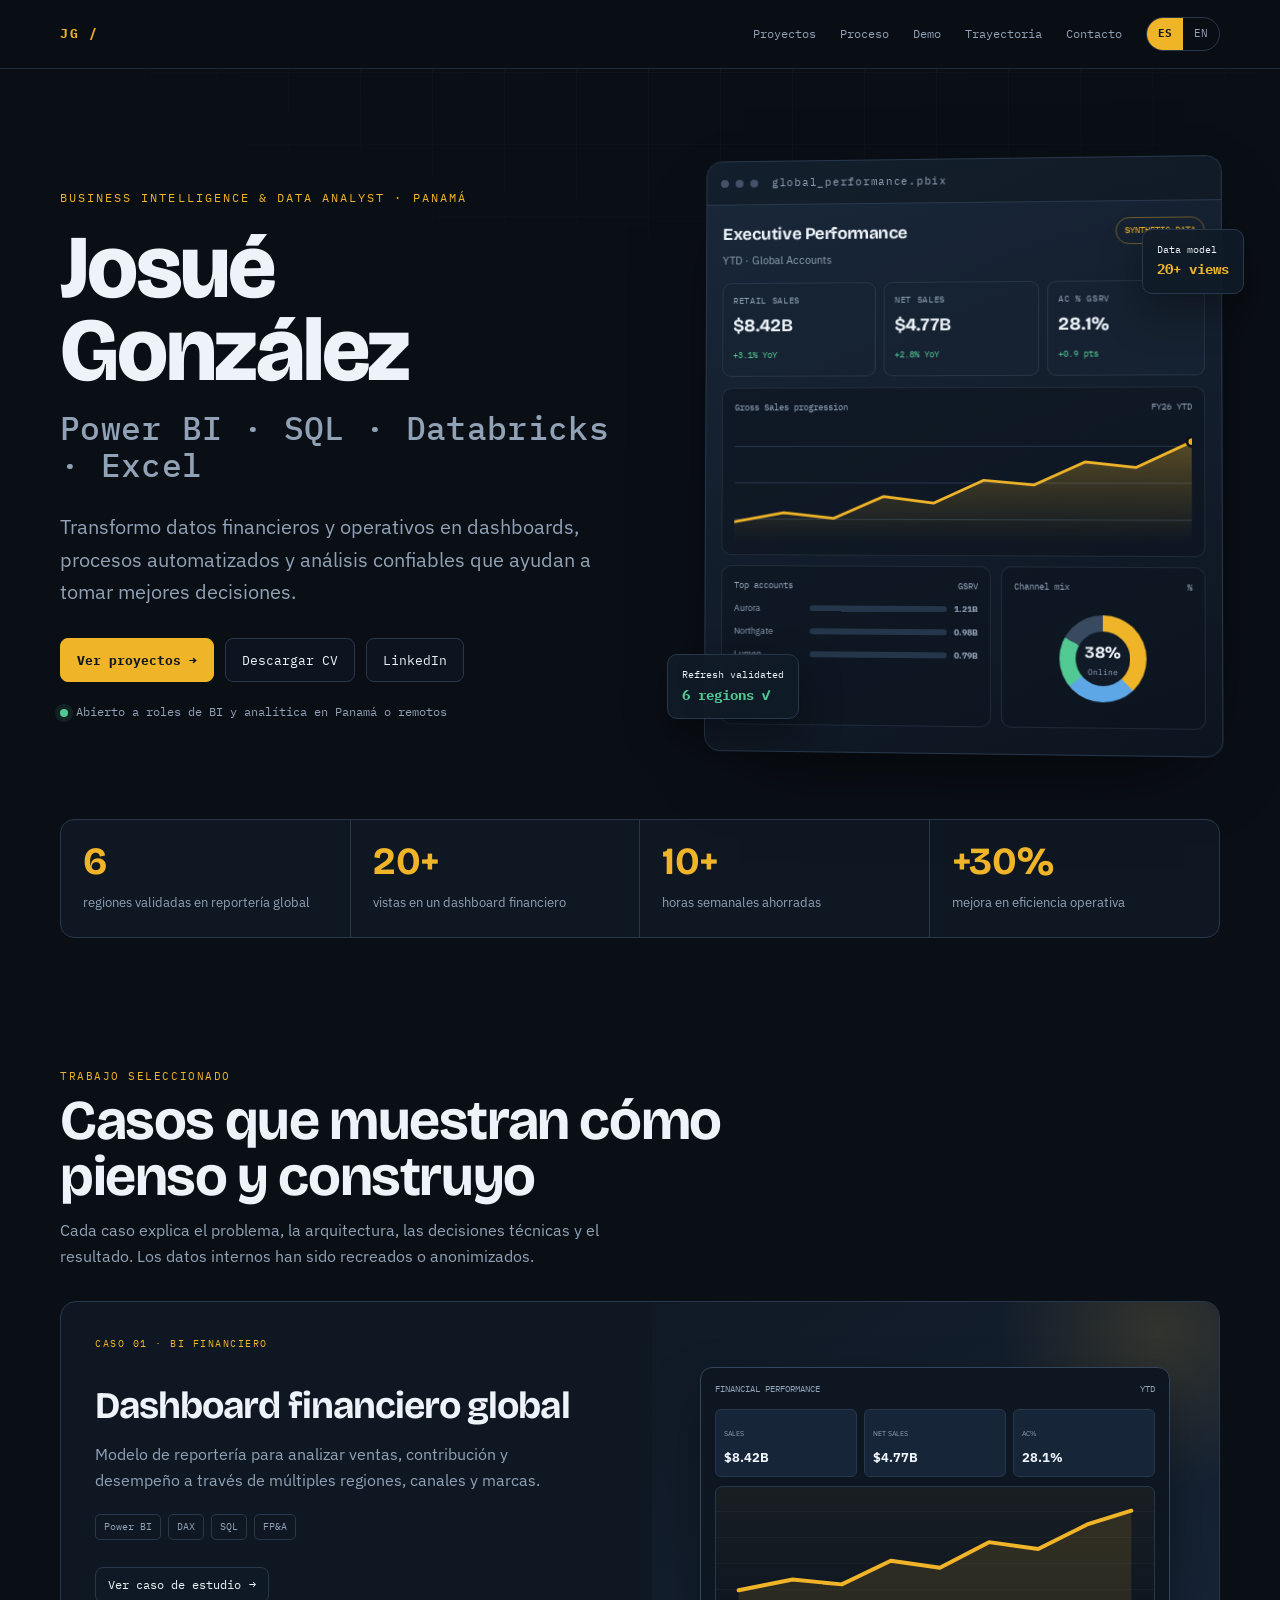
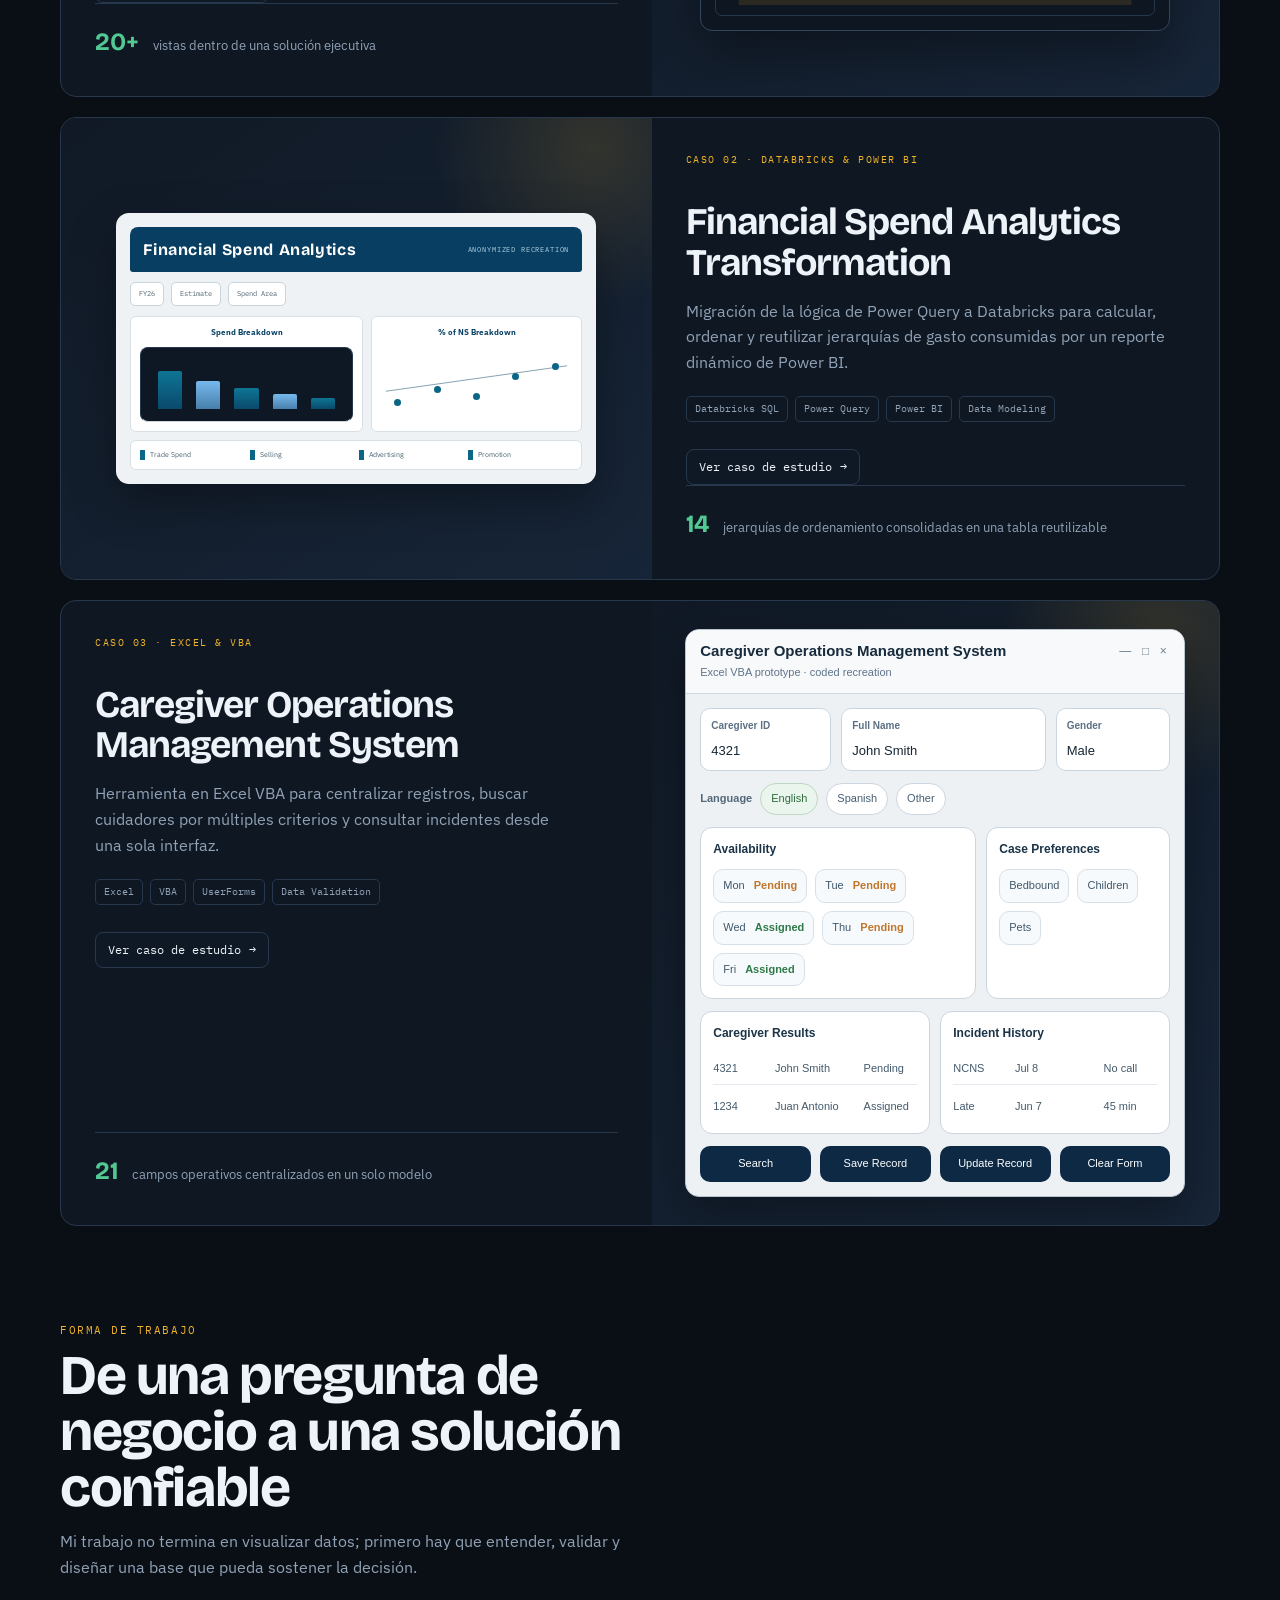
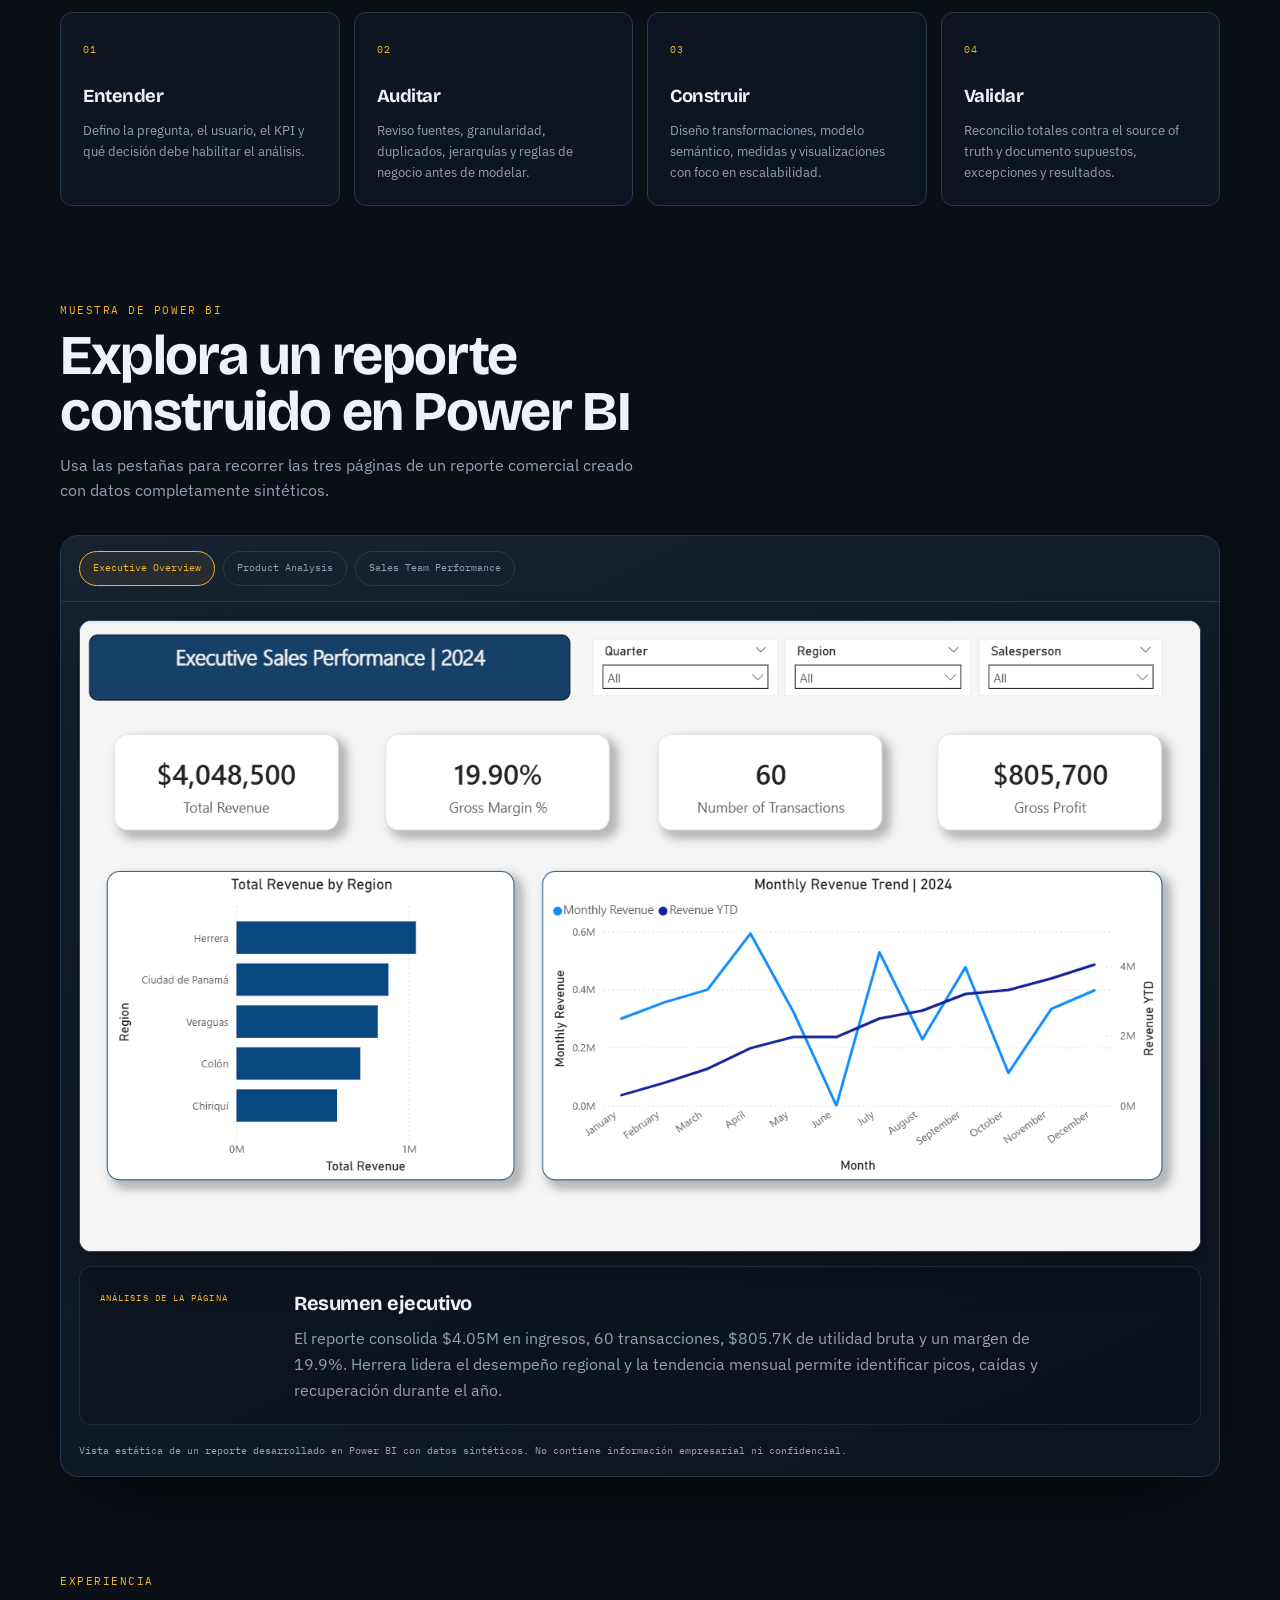
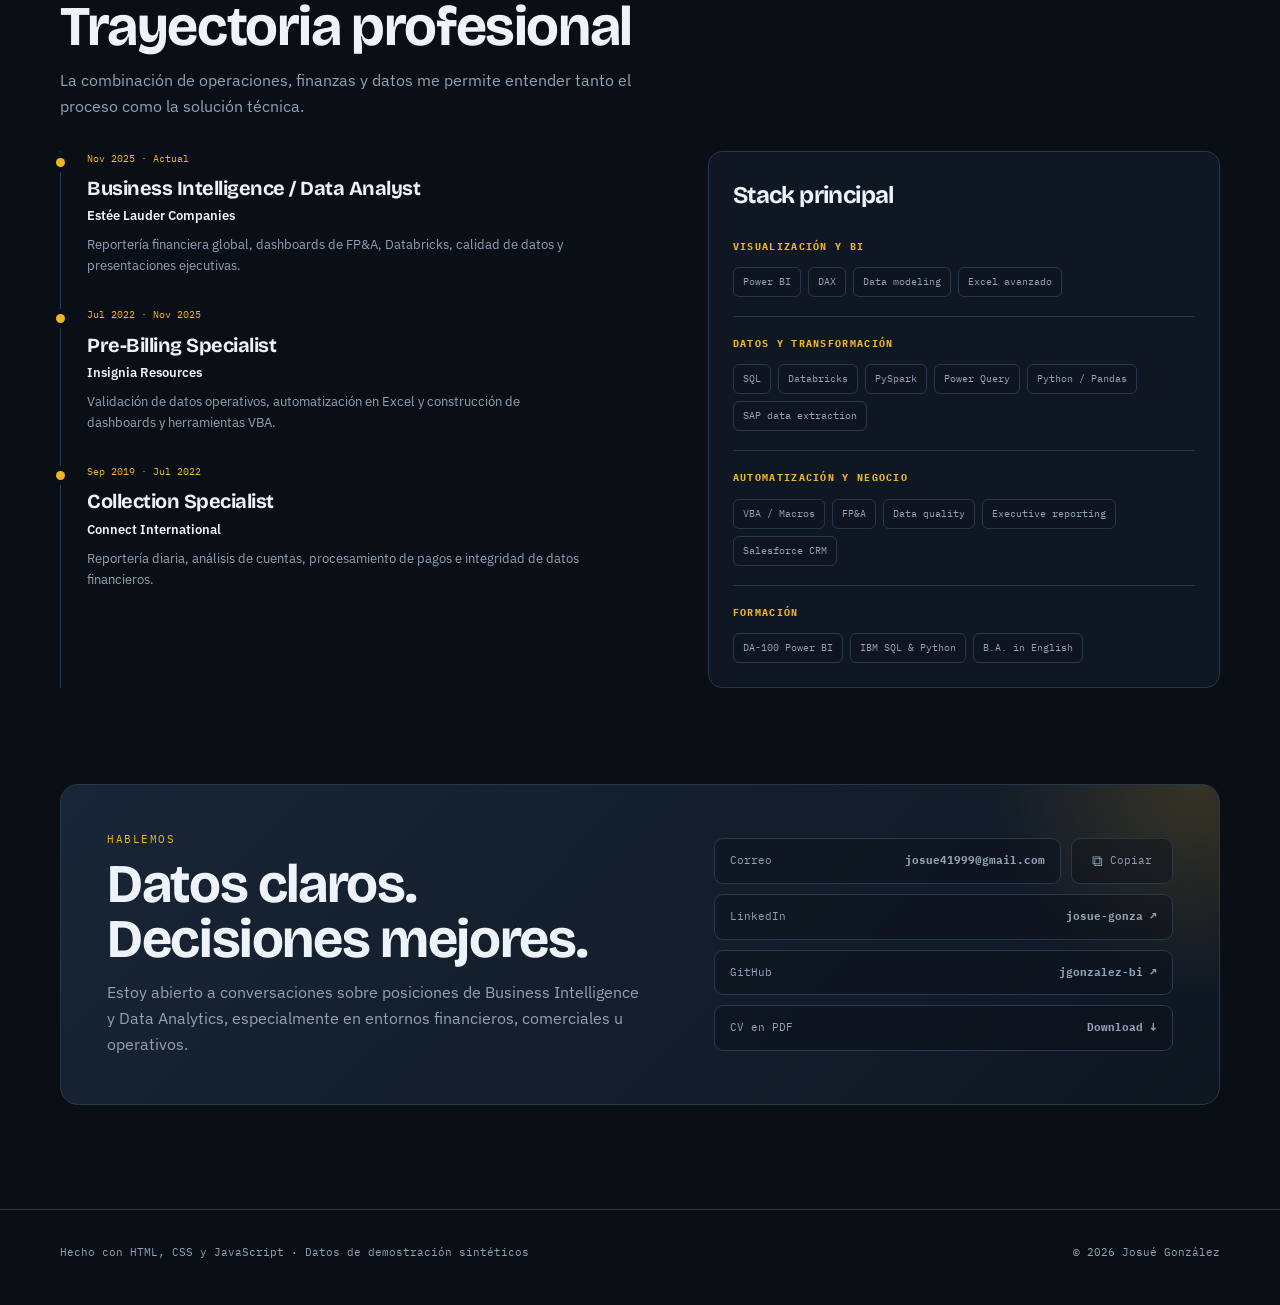
<file: index.html>
<!doctype html>
<html lang="es">
<head>
  <meta charset="utf-8">
  <meta name="viewport" content="width=device-width,initial-scale=1">
  <meta name="description" content="Portafolio bilingüe de Josué González, analista de Business Intelligence y Datos con proyectos en Power BI, SQL, Databricks, Excel y automatización.">
  <meta name="theme-color" content="#0a0f16">
  <title>Josué González — Business Intelligence &amp; Data Analyst</title>
  
  <link rel="canonical" href="https://jgonzalez-bi.github.io/">
  <link rel="icon" type="image/svg+xml" href="assets/brand/favicon.svg">
  <link rel="icon" type="image/png" sizes="32x32" href="assets/brand/favicon-32.png">
  <link rel="apple-touch-icon" href="assets/brand/apple-touch-icon.png">
  <link rel="manifest" href="site.webmanifest">

  <meta property="og:site_name" content="Josué González — BI Portfolio">
  <meta property="og:type" content="website">
  <meta property="og:title" content="Josué González — Business Intelligence &amp; Data Analyst">
  <meta property="og:description" content="Portafolio bilingüe de Josué González, analista de Business Intelligence y Datos con proyectos en Power BI, SQL, Databricks, Excel y automatización.">
  <meta property="og:url" content="https://jgonzalez-bi.github.io/">
  <meta property="og:image" content="https://jgonzalez-bi.github.io/assets/brand/social-preview.png">
  <meta property="og:image:secure_url" content="https://jgonzalez-bi.github.io/assets/brand/social-preview.png">
  <meta property="og:image:type" content="image/png">
  <meta property="og:image:width" content="1200">
  <meta property="og:image:height" content="630">
  <meta property="og:image:alt" content="Josué González — Business Intelligence and Data Analyst Portfolio">

  <meta name="twitter:card" content="summary_large_image">
  <meta name="twitter:title" content="Josué González — Business Intelligence &amp; Data Analyst">
  <meta name="twitter:description" content="Portafolio bilingüe de Josué González, analista de Business Intelligence y Datos con proyectos en Power BI, SQL, Databricks, Excel y automatización.">
  <meta name="twitter:image" content="https://jgonzalez-bi.github.io/assets/brand/social-preview.png">

  <script type="application/ld+json">
{
  "@context": "https://schema.org",
  "@type": "Person",
  "name": "Josué González",
  "url": "https://jgonzalez-bi.github.io/",
  "image": "https://jgonzalez-bi.github.io/assets/brand/social-preview.png",
  "jobTitle": "Business Intelligence & Data Analyst",
  "homeLocation": {
    "@type": "Place",
    "name": "Panamá"
  },
  "alumniOf": {
    "@type": "CollegeOrUniversity",
    "name": "Universidad de Panamá"
  },
  "sameAs": [
    "https://www.linkedin.com/in/josue-gonza/",
    "https://github.com/jgonzalez-bi"
  ],
  "knowsAbout": [
    "Power BI",
    "DAX",
    "Data Modeling",
    "SQL",
    "Databricks",
    "PySpark",
    "Excel",
    "Power Query",
    "VBA",
    "FP&A",
    "Data Quality",
    "Executive Reporting",
    "Salesforce CRM",
    "SAP Data Extraction"
  ]
}
  </script>
  <link rel="preconnect" href="https://fonts.googleapis.com">
  <link rel="preconnect" href="https://fonts.gstatic.com" crossorigin>
  <link href="https://fonts.googleapis.com/css2?family=Bricolage+Grotesque:opsz,wght@12..96,500;12..96,700;12..96,800&family=IBM+Plex+Mono:wght@400;500;600&family=IBM+Plex+Sans:wght@400;500;600&display=swap" rel="stylesheet">
  <link rel="stylesheet" href="assets/css/styles.css">
</head>
<body data-title-es="Josué González — Business Intelligence & Data Analyst" data-title-en="Josue Gonzalez — Business Intelligence & Data Analyst">
<header class="site-header">
  <div class="wrap nav">
    <a class="brand" href="#top" aria-label="Inicio">JG /</a>
    <button class="mobile-menu" data-mobile-menu aria-expanded="false" aria-label="Abrir navegación">☰</button>
    <nav class="nav-links" aria-label="Navegación principal">
      <a href="#proyectos" data-i18n="nav.work">Proyectos</a>
      <a href="#proceso" data-i18n="nav.process">Proceso</a>
      <a href="#demo" data-i18n="nav.demo">Demo</a>
      <a href="#trayectoria" data-i18n="nav.path">Trayectoria</a>
      <a href="#contacto" data-i18n="nav.contact">Contacto</a>
    </nav>
    <div class="lang" role="group" aria-label="Idioma">
      <button type="button" data-lang="es" aria-pressed="true">ES</button>
      <button type="button" data-lang="en" aria-pressed="false">EN</button>
    </div>
  </div>
</header>
<main id="top">
  <section class="hero">
    <div class="wrap hero-grid">
      <div>
        <p class="eyebrow" data-i18n="hero.eyebrow">Business Intelligence & Data Analyst · Panamá</p>
        <h1><span data-i18n="hero.name">Josué González</span><span class="hero-role" data-i18n="hero.role">Power BI · SQL · Databricks · Excel</span></h1>
        <p class="hero-lede" data-i18n="hero.lede">Transformo datos financieros y operativos en dashboards, procesos automatizados y análisis confiables que ayudan a tomar mejores decisiones.</p>
        <div class="actions">
          <a class="btn primary" href="#proyectos"><span data-i18n="hero.projects">Ver proyectos</span><span class="arrow">→</span></a>
          <a class="btn ghost" data-cv-home href="cv/Josue_Gonzalez_CV_ES.pdf" download><span data-i18n="hero.cv">Descargar CV</span></a>
          <a class="btn ghost" href="https://www.linkedin.com/in/josue-gonza/" target="_blank" rel="noopener" data-i18n="hero.linkedin">LinkedIn</a>
        </div>
        <div class="availability"><i class="status-dot"></i><span data-i18n="hero.availability">Abierto a roles de BI y analítica en Panamá o remotos</span></div>
      </div>
      <div class="hero-visual" aria-label="Recreación visual de un dashboard financiero">
        <div class="dash-window">
          <div class="window-bar"><i class="window-dot"></i><i class="window-dot"></i><i class="window-dot"></i><span class="window-title">global_performance.pbix</span></div>
          <div class="dash-body">
            <div class="dash-head"><div><h3>Executive Performance</h3><p>YTD · Global Accounts</p></div><span class="pill">SYNTHETIC DATA</span></div>
            <div class="visual-kpis">
              <div class="visual-kpi"><small>Retail Sales</small><b>$8.42B</b><i>+3.1% YoY</i></div>
              <div class="visual-kpi"><small>Net Sales</small><b>$4.77B</b><i>+2.8% YoY</i></div>
              <div class="visual-kpi"><small>AC % GSRV</small><b>28.1%</b><i>+0.9 pts</i></div>
            </div>
            <div class="chart-card">
              <div class="chart-top"><span>Gross Sales progression</span><span>FY26 YTD</span></div>
              <svg class="spark" viewBox="0 0 500 130" role="img" aria-label="Tendencia ascendente de ventas">
                <defs><linearGradient id="areaFill" x1="0" y1="0" x2="0" y2="1"><stop offset="0" stop-color="#f0b429" stop-opacity=".32"/><stop offset="1" stop-color="#f0b429" stop-opacity="0"/></linearGradient></defs>
                <path class="grid" d="M0 25H500M0 65H500M0 105H500"/>
                <path class="area" d="M0 108 L55 98 L110 104 L165 80 L220 87 L275 62 L330 67 L385 42 L440 48 L500 20 L500 130 L0 130Z"/>
                <path class="line" d="M0 108 L55 98 L110 104 L165 80 L220 87 L275 62 L330 67 L385 42 L440 48 L500 20"/>
                <circle class="point" cx="500" cy="20" r="5"/>
              </svg>
            </div>
            <div class="visual-bottom">
              <div class="chart-card">
                <div class="chart-top"><span>Top accounts</span><span>GSRV</span></div>
                <div class="bar-row"><span>Aurora</span><span class="bar-track"><i class="bar-fill" style="width:94%"></i></span><b>1.21B</b></div>
                <div class="bar-row"><span>Northgate</span><span class="bar-track"><i class="bar-fill" style="width:76%"></i></span><b>0.98B</b></div>
                <div class="bar-row"><span>Lumen</span><span class="bar-track"><i class="bar-fill" style="width:61%"></i></span><b>0.79B</b></div>
              </div>
              <div class="chart-card"><div class="chart-top"><span>Channel mix</span><span>%</span></div><div class="donut-wrap"><div class="donut"></div><div class="donut-label"><b>38%</b>Online</div></div></div>
            </div>
          </div>
        </div>
        <div class="float-card a"><span>Refresh validated</span><br><strong>6 regions ✓</strong></div>
        <div class="float-card b"><span>Data model</span><br><strong>20+ views</strong></div>
      </div>
    </div>
  </section>

  <section class="metrics">
    <div class="wrap metric-grid reveal">
      <div class="metric-item"><strong>6</strong><span data-i18n="metrics.regions">regiones validadas en reportería global</span></div>
      <div class="metric-item"><strong>20+</strong><span data-i18n="metrics.views">vistas en un dashboard financiero</span></div>
      <div class="metric-item"><strong>10+</strong><span data-i18n="metrics.hours">horas semanales ahorradas</span></div>
      <div class="metric-item"><strong>+30%</strong><span data-i18n="metrics.efficiency">mejora en eficiencia operativa</span></div>
    </div>
  </section>

  <section class="section" id="proyectos">
    <div class="wrap">
      <div class="section-head reveal">
        <div class="section-title-wrap"><div class="section-kicker" data-i18n="work.kicker">Trabajo seleccionado</div><h2 data-i18n="work.title">Casos que muestran cómo pienso y construyo</h2><p class="section-sub" data-i18n="work.sub">Cada caso explica el problema, la arquitectura, las decisiones técnicas y el resultado. Los datos internos han sido recreados o anonimizados.</p></div>
      </div>
      <div class="projects-grid">
        <article class="project-card reveal">
          <div class="project-content">
            <div class="project-index" data-i18n="project.1.index">Caso 01 · BI financiero</div>
            <h3 data-i18n="project.1.title">Dashboard financiero global</h3>
            <p data-i18n="project.1.desc">Modelo de reportería para analizar ventas, contribución y desempeño a través de múltiples regiones, canales y marcas.</p>
            <div class="tag-row"><span class="tag">Power BI</span><span class="tag">DAX</span><span class="tag">SQL</span><span class="tag">FP&A</span></div>
            <a class="btn small ghost" href="case-studies/financial-dashboard.html"><span data-i18n="project.1.cta">Ver caso de estudio</span><span class="arrow">→</span></a>
            <div class="project-stat"><b>20+</b><span data-i18n="project.1.stat">vistas dentro de una solución ejecutiva</span></div>
          </div>
          <div class="project-visual">
            <div class="mini-report"><div class="mini-top"><span>FINANCIAL PERFORMANCE</span><span class="accent">YTD</span></div><div class="mini-kpis"><div class="mini-kpi"><small>Sales</small><b>$8.42B</b></div><div class="mini-kpi"><small>Net Sales</small><b>$4.77B</b></div><div class="mini-kpi"><small>AC%</small><b>28.1%</b></div></div><div class="mini-chart"><svg viewBox="0 0 400 110"><path d="M0 95L55 84L105 89L155 65L205 72L255 46L305 53L355 28L400 14" fill="none" stroke="#f0b429" stroke-width="4" stroke-linecap="round" stroke-linejoin="round"/><path d="M0 95L55 84L105 89L155 65L205 72L255 46L305 53L355 28L400 14L400 110L0 110Z" fill="rgba(240,180,41,.12)"/></svg></div></div>
          </div>
        </article>

        <article class="project-card reveal">
          <div class="project-visual spend-card-visual">
            <div class="spend-mini">
              <div class="spend-mini-head"><b>Financial Spend Analytics</b><span>ANONYMIZED RECREATION</span></div>
              <div class="spend-mini-filters"><span>FY26</span><span>Estimate</span><span>Spend Area</span></div>
              <div class="spend-mini-grid">
                <div class="spend-mini-chart">
                  <strong>Spend Breakdown</strong>
                  <div class="mini-bars">
                    <i style="--h:78%"></i><i style="--h:56%"></i><i style="--h:42%"></i><i style="--h:31%"></i><i style="--h:22%"></i>
                  </div>
                </div>
                <div class="spend-mini-chart">
                  <strong>% of NS Breakdown</strong>
                  <div class="mini-lines"><i></i><i></i><i></i><i></i><i></i></div>
                </div>
                <div class="spend-mini-legend">
                  <span>Trade Spend</span><span>Selling</span><span>Advertising</span><span>Promotion</span>
                </div>
              </div>
            </div>
          </div>
          <div class="project-content">
            <div class="project-index" data-i18n="project.2.index">Caso 02 · Databricks & Power BI</div>
            <h3 data-i18n="project.2.title">Financial Spend Analytics Transformation</h3>
            <p data-i18n="project.2.desc">Migración de la lógica de Power Query a Databricks para calcular, ordenar y reutilizar jerarquías de gasto consumidas por un reporte dinámico de Power BI.</p>
            <div class="tag-row"><span class="tag">Databricks SQL</span><span class="tag">Power Query</span><span class="tag">Power BI</span><span class="tag">Data Modeling</span></div>
            <a class="btn small ghost" href="case-studies/databricks-migration.html"><span data-i18n="project.2.cta">Ver caso de estudio</span><span class="arrow">→</span></a>
            <div class="project-stat"><b>14</b><span data-i18n="project.2.stat">jerarquías de ordenamiento consolidadas en una tabla reutilizable</span></div>
          </div>
        </article>

        <article class="project-card reveal">
          <div class="project-content">
            <div class="project-index" data-i18n="project.3.index">Caso 03 · Excel & VBA</div>
            <h3 data-i18n="project.3.title">Caregiver Operations Management System</h3>
            <p data-i18n="project.3.desc">Herramienta en Excel VBA para centralizar registros, buscar cuidadores por múltiples criterios y consultar incidentes desde una sola interfaz.</p>
            <div class="tag-row"><span class="tag">Excel</span><span class="tag">VBA</span><span class="tag">UserForms</span><span class="tag">Data Validation</span></div>
            <a class="btn small ghost" href="case-studies/operations-automation.html"><span data-i18n="project.3.cta">Ver caso de estudio</span><span class="arrow">→</span></a>
            <div class="project-stat"><b>21</b><span data-i18n="project.3.stat">campos operativos centralizados en un solo modelo</span></div>
          </div>
          <div class="project-visual coded-care-project">
<div class="care-card-mini" aria-label="Vista codificada del sistema de gestión de cuidadores">
  <div class="care-card-titlebar">
    <div>
      <b>Caregiver Operations Management System</b>
      <small>Excel VBA prototype · coded recreation</small>
    </div>
    <span>— □ ×</span>
  </div>

  <div class="care-card-panel">
    <div class="care-row three">
      <div class="fake-field"><label>Caregiver ID</label><span>4321</span></div>
      <div class="fake-field"><label>Full Name</label><span>John Smith</span></div>
      <div class="fake-field"><label>Gender</label><span>Male</span></div>
    </div>

    <div class="care-chip-line">
      <b>Language</b>
      <span class="chip active">English</span>
      <span class="chip">Spanish</span>
      <span class="chip">Other</span>
    </div>

    <div class="care-split">
      <div class="mini-box">
        <strong>Availability</strong>
        <div class="mini-days">
          <span>Mon <em>Pending</em></span>
          <span>Tue <em>Pending</em></span>
          <span>Wed <em class="ok">Assigned</em></span>
          <span>Thu <em>Pending</em></span>
          <span>Fri <em class="ok">Assigned</em></span>
        </div>
      </div>
      <div class="mini-box">
        <strong>Case Preferences</strong>
        <div class="mini-tags">
          <span>Bedbound</span><span>Children</span><span>Pets</span>
        </div>
      </div>
    </div>

    <div class="care-split bottom">
      <div class="mini-box">
        <strong>Caregiver Results</strong>
        <div class="mini-table">
          <div><span>4321</span><span>John Smith</span><span>Pending</span></div>
          <div><span>1234</span><span>Juan Antonio</span><span>Assigned</span></div>
        </div>
      </div>
      <div class="mini-box">
        <strong>Incident History</strong>
        <div class="mini-table">
          <div><span>NCNS</span><span>Jul 8</span><span>No call</span></div>
          <div><span>Late</span><span>Jun 7</span><span>45 min</span></div>
        </div>
      </div>
    </div>

    <div class="care-card-actions">
      <span>Search</span><span>Save Record</span><span>Update Record</span><span>Clear Form</span>
    </div>
  </div>
</div>
</div>
        </article>
      </div>
    </div>
  </section>

  <section class="section" id="proceso">
    <div class="wrap">
      <div class="section-head reveal"><div class="section-title-wrap"><div class="section-kicker" data-i18n="process.kicker">Forma de trabajo</div><h2 data-i18n="process.title">De una pregunta de negocio a una solución confiable</h2><p class="section-sub" data-i18n="process.sub">Mi trabajo no termina en visualizar datos; primero hay que entender, validar y diseñar una base que pueda sostener la decisión.</p></div></div>
      <div class="process-grid">
        <div class="process-card reveal"><h3 data-i18n="process.1.title">Entender</h3><p data-i18n="process.1.desc">Defino la pregunta, el usuario, el KPI y qué decisión debe habilitar el análisis.</p></div>
        <div class="process-card reveal"><h3 data-i18n="process.2.title">Auditar</h3><p data-i18n="process.2.desc">Reviso fuentes, granularidad, duplicados, jerarquías y reglas de negocio antes de modelar.</p></div>
        <div class="process-card reveal"><h3 data-i18n="process.3.title">Construir</h3><p data-i18n="process.3.desc">Diseño transformaciones, modelo semántico, medidas y visualizaciones con foco en escalabilidad.</p></div>
        <div class="process-card reveal"><h3 data-i18n="process.4.title">Validar</h3><p data-i18n="process.4.desc">Reconcilio totales contra el source of truth y documento supuestos, excepciones y resultados.</p></div>
      </div>
    </div>
  </section>

  <section class="section" id="demo">
    <div class="wrap">
      <div class="section-head reveal">
        <div class="section-title-wrap">
          <div class="section-kicker" data-i18n="demo.kicker">Muestra de Power BI</div>
          <h2 data-i18n="demo.title">Explora un reporte construido en Power BI</h2>
          <p class="section-sub" data-i18n="demo.sub">Usa las pestañas para recorrer las tres páginas de un reporte comercial creado con datos completamente sintéticos.</p>
        </div>
      </div>

      <div class="report-showcase reveal">
        <div class="report-tabs" role="tablist" aria-label="Power BI report pages">
          <button class="report-tab" type="button" role="tab" id="tab-executive" aria-controls="panel-executive" aria-selected="true" data-report-tab="executive" data-i18n="demo.tab.executive">Executive Overview</button>
          <button class="report-tab" type="button" role="tab" id="tab-product" aria-controls="panel-product" aria-selected="false" data-report-tab="product" data-i18n="demo.tab.product">Product Analysis</button>
          <button class="report-tab" type="button" role="tab" id="tab-sales" aria-controls="panel-sales" aria-selected="false" data-report-tab="sales" data-i18n="demo.tab.sales">Sales Team Performance</button>
        </div>

        <div class="report-stage">
          <figure class="report-panel" id="panel-executive" role="tabpanel" aria-labelledby="tab-executive" data-report-panel="executive">
            <div class="report-image-frame">
              <img src="executive-overview.png" alt="Executive Overview page of a synthetic commercial Power BI report" width="1404" height="789" loading="lazy" decoding="async">
            </div>
            <figcaption class="report-insight">
              <div class="report-insight-label" data-i18n="demo.insight.label">Análisis de la página</div>
              <div>
                <h3 data-i18n="demo.executive.title">Resumen ejecutivo</h3>
                <p data-i18n="demo.executive.text">El reporte consolida $4.05M en ingresos, 60 transacciones, $805.7K de utilidad bruta y un margen de 19.9%. Herrera lidera el desempeño regional y la tendencia mensual permite identificar picos, caídas y recuperación durante el año.</p>
              </div>
            </figcaption>
          </figure>

          <figure class="report-panel" id="panel-product" role="tabpanel" aria-labelledby="tab-product" data-report-panel="product" hidden>
            <div class="report-image-frame">
              <img src="product-analysis.png" alt="Product Analysis page of a synthetic commercial Power BI report" width="1406" height="789" loading="lazy" decoding="async">
            </div>
            <figcaption class="report-insight">
              <div class="report-insight-label" data-i18n="demo.insight.label">Análisis de la página</div>
              <div>
                <h3 data-i18n="demo.product.title">Rentabilidad por producto</h3>
                <p data-i18n="demo.product.text">Hyundai Tucson genera $1.12M y concentra 27.7% de los ingresos, además de aportar la mayor utilidad bruta. Los márgenes se mantienen cerca de 20% entre productos, por lo que el volumen es el principal diferenciador de rentabilidad.</p>
              </div>
            </figcaption>
          </figure>

          <figure class="report-panel" id="panel-sales" role="tabpanel" aria-labelledby="tab-sales" data-report-panel="sales" hidden>
            <div class="report-image-frame">
              <img src="sales-team-performance.png" alt="Sales Team Performance page of a synthetic commercial Power BI report" width="1407" height="788" loading="lazy" decoding="async">
            </div>
            <figcaption class="report-insight">
              <div class="report-insight-label" data-i18n="demo.insight.label">Análisis de la página</div>
              <div>
                <h3 data-i18n="demo.sales.title">Desempeño del equipo comercial</h3>
                <p data-i18n="demo.sales.text">Ana Rodríguez y Sofía Castillo lideran los ingresos con resultados cercanos a $1.16M. Sofía alcanza un nivel similar con menos transacciones, mientras Miguel Ureña registra el ticket promedio más alto, pero menor volumen total.</p>
              </div>
            </figcaption>
          </figure>
        </div>

        <div class="report-showcase-note" data-i18n="demo.note">Vista estática de un reporte desarrollado en Power BI con datos sintéticos. No contiene información empresarial ni confidencial.</div>
      </div>
    </div>
  </section>

  <section class="section" id="trayectoria">
    <div class="wrap">
      <div class="section-head reveal"><div class="section-title-wrap"><div class="section-kicker" data-i18n="path.kicker">Experiencia</div><h2 data-i18n="path.title">Trayectoria profesional</h2><p class="section-sub" data-i18n="path.sub">La combinación de operaciones, finanzas y datos me permite entender tanto el proceso como la solución técnica.</p></div></div>
      <div class="split">
        <div class="timeline reveal">
          <article class="timeline-item"><div class="timeline-date" data-i18n="path.1.date">Nov 2025 · Actual</div><h3 data-i18n="path.1.role">Business Intelligence / Data Analyst</h3><div class="timeline-company" data-i18n="path.1.company">Estée Lauder Companies</div><p data-i18n="path.1.desc">Reportería financiera global, dashboards de FP&A, Databricks, calidad de datos y presentaciones ejecutivas.</p></article>
          <article class="timeline-item"><div class="timeline-date" data-i18n="path.2.date">Jul 2022 · Nov 2025</div><h3 data-i18n="path.2.role">Pre-Billing Specialist</h3><div class="timeline-company" data-i18n="path.2.company">Insignia Resources</div><p data-i18n="path.2.desc">Validación de datos operativos, automatización en Excel y construcción de dashboards y herramientas VBA.</p></article>
          <article class="timeline-item"><div class="timeline-date" data-i18n="path.3.date">Sep 2019 · Jul 2022</div><h3 data-i18n="path.3.role">Collection Specialist</h3><div class="timeline-company" data-i18n="path.3.company">Connect International</div><p data-i18n="path.3.desc">Reportería diaria, análisis de cuentas, procesamiento de pagos e integridad de datos financieros.</p></article>
        </div>
        <aside class="stack-card reveal">
          <h3 style="font-size:1.5rem;margin:0 0 24px" data-i18n="stack.title">Stack principal</h3>
          <div class="stack-group"><h3 data-i18n="stack.bi">Visualización y BI</h3><div class="skill-cloud"><span class="skill">Power BI</span><span class="skill">DAX</span><span class="skill">Data modeling</span><span class="skill">Excel avanzado</span></div></div>
          <div class="stack-group"><h3 data-i18n="stack.data">Datos y transformación</h3><div class="skill-cloud"><span class="skill">SQL</span><span class="skill">Databricks</span><span class="skill">PySpark</span><span class="skill">Power Query</span><span class="skill">Python / Pandas</span><span class="skill">SAP data extraction</span></div></div>
          <div class="stack-group"><h3 data-i18n="stack.ops">Automatización y negocio</h3><div class="skill-cloud"><span class="skill">VBA / Macros</span><span class="skill">FP&A</span><span class="skill">Data quality</span><span class="skill">Executive reporting</span><span class="skill">Salesforce CRM</span></div></div>
          <div class="stack-group"><h3 data-i18n="stack.edu">Formación</h3><div class="skill-cloud"><span class="skill">DA-100 Power BI</span><span class="skill">IBM SQL & Python</span><span class="skill">B.A. in English</span></div></div>
        </aside>
      </div>
    </div>
  </section>

  <section class="section" id="contacto">
    <div class="wrap contact-card reveal">
      <div><div class="section-kicker" data-i18n="contact.kicker">Hablemos</div><h2 data-i18n="contact.title">Datos claros. Decisiones mejores.</h2><p data-i18n="contact.desc">Estoy abierto a conversaciones sobre posiciones de Business Intelligence y Data Analytics, especialmente en entornos financieros, comerciales u operativos.</p></div>
      <div class="contact-links">
        <div class="contact-email-row">
          <a class="contact-link" href="mailto:josue41999@gmail.com"><span data-i18n="contact.mail">Correo</span><b>josue41999@gmail.com</b></a>
          <button class="copy-email-button" type="button" data-copy-email="josue41999@gmail.com" aria-label="Copiar dirección de correo" title="Copiar dirección de correo">
            <span class="copy-email-icon" aria-hidden="true">⧉</span>
            <span data-copy-label data-i18n="contact.copy">Copiar</span>
          </button>
        </div>
        <a class="contact-link" href="https://www.linkedin.com/in/josue-gonza/" target="_blank" rel="noopener"><span>LinkedIn</span><b>josue-gonza ↗</b></a>
        <a class="contact-link" href="https://github.com/jgonzalez-bi" target="_blank" rel="noopener"><span>GitHub</span><b>jgonzalez-bi ↗</b></a>
        <a class="contact-link" data-cv-home href="cv/Josue_Gonzalez_CV_ES.pdf" download><span data-i18n="contact.cv">CV en PDF</span><b>Download ↓</b></a>
      </div>
    </div>
  </section>
</main>
<footer><div class="wrap footer-row"><span data-i18n="footer">Hecho con HTML, CSS y JavaScript · Datos de demostración sintéticos</span><span>© 2026 Josué González</span></div></footer>
<button class="back-to-top" type="button" data-back-to-top title="Volver arriba">
  <span aria-hidden="true">↑</span>
  <span class="sr-only" data-i18n="nav.top">Volver arriba</span>
</button>
<script src="assets/js/main.js"></script>
</body>
</html>
</file>
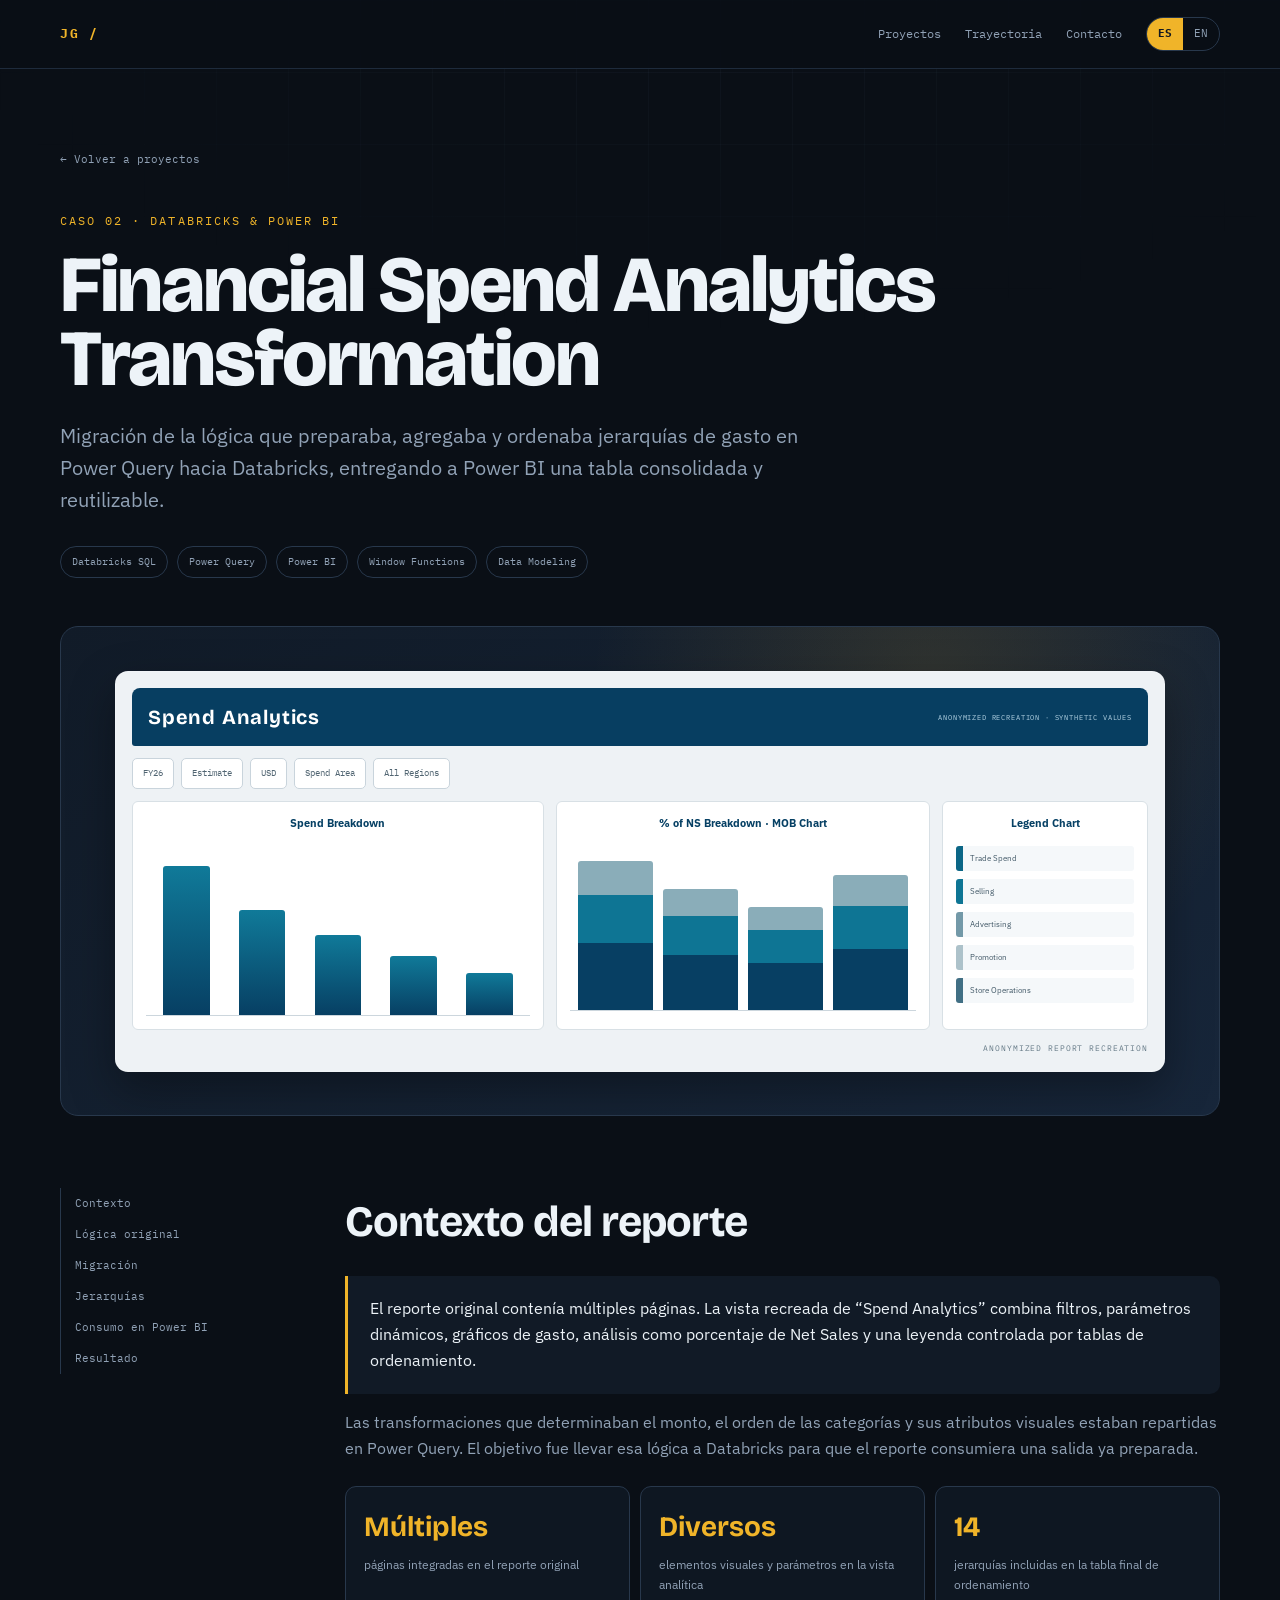
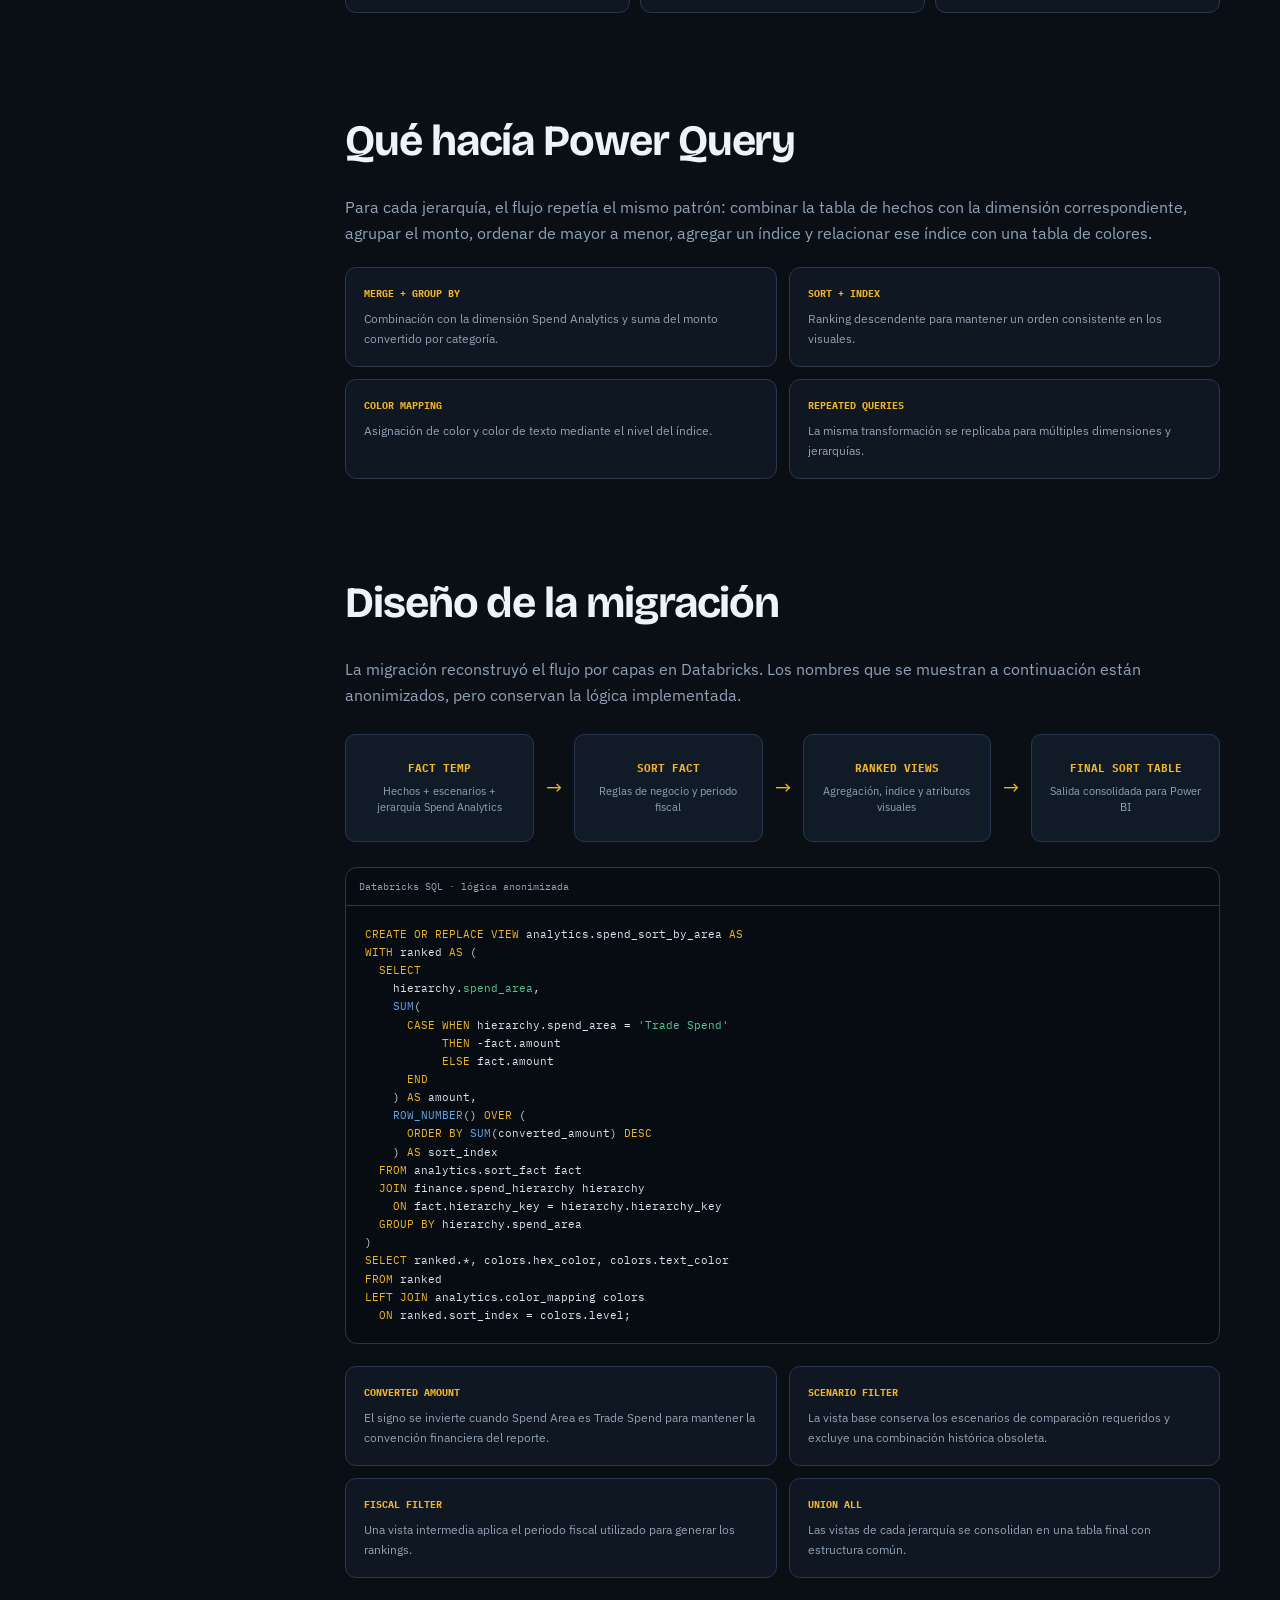
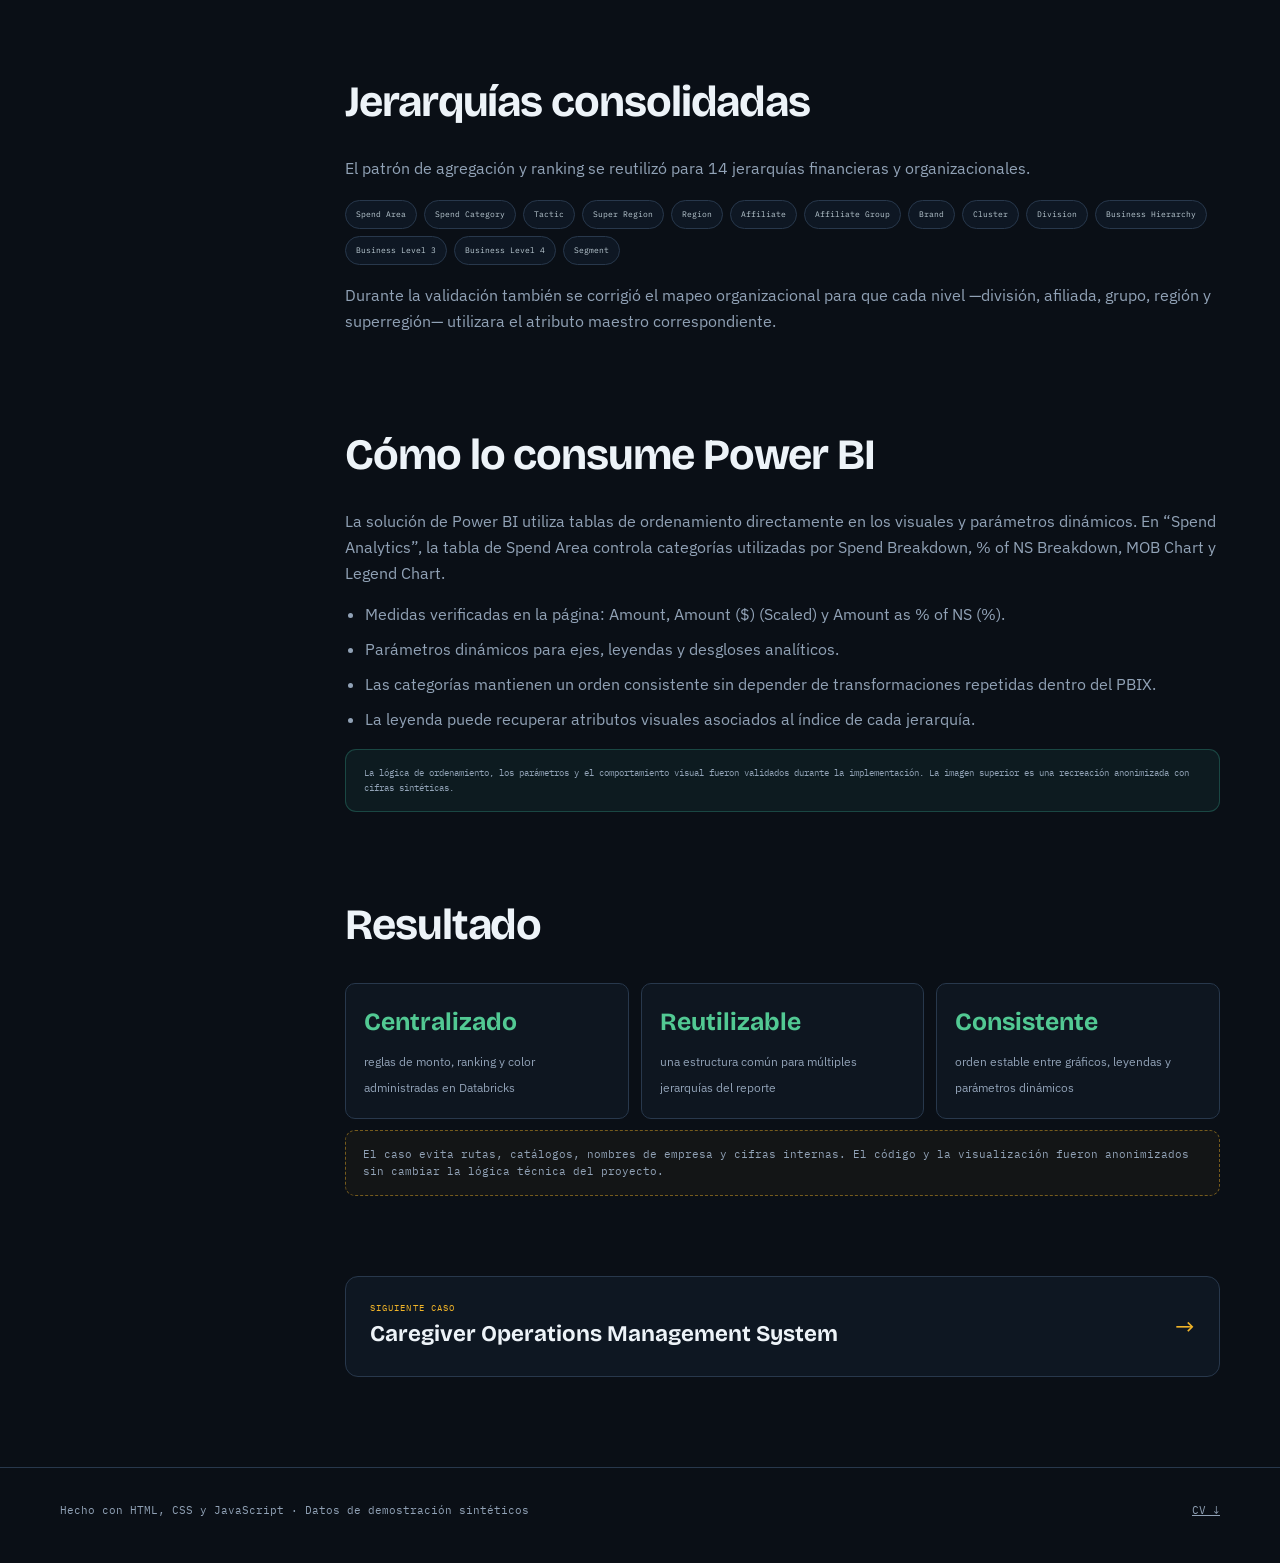
<file: case-studies/databricks-migration.html>
<!doctype html>
<html lang="es">
<head>
  <meta charset="utf-8">
  <meta name="viewport" content="width=device-width,initial-scale=1">
  <meta name="description" content="Caso de migración de transformaciones financieras desde Power Query hacia Databricks SQL para mejorar escalabilidad, reutilización y consumo en Power BI.">
  <meta name="theme-color" content="#0a0f16">
  <title>Financial Spend Analytics Transformation — Josué González</title>
  
  <link rel="canonical" href="https://jgonzalez-bi.github.io/case-studies/databricks-migration.html">
  <link rel="icon" type="image/svg+xml" href="../assets/brand/favicon.svg">
  <link rel="icon" type="image/png" sizes="32x32" href="../assets/brand/favicon-32.png">
  <link rel="apple-touch-icon" href="../assets/brand/apple-touch-icon.png">
  <link rel="manifest" href="../site.webmanifest">

  <meta property="og:site_name" content="Josué González — BI Portfolio">
  <meta property="og:type" content="website">
  <meta property="og:title" content="Financial Spend Analytics Transformation — Josué González">
  <meta property="og:description" content="Caso de migración de transformaciones financieras desde Power Query hacia Databricks SQL para mejorar escalabilidad, reutilización y consumo en Power BI.">
  <meta property="og:url" content="https://jgonzalez-bi.github.io/case-studies/databricks-migration.html">
  <meta property="og:image" content="https://jgonzalez-bi.github.io/assets/brand/social-preview.png">
  <meta property="og:image:secure_url" content="https://jgonzalez-bi.github.io/assets/brand/social-preview.png">
  <meta property="og:image:type" content="image/png">
  <meta property="og:image:width" content="1200">
  <meta property="og:image:height" content="630">
  <meta property="og:image:alt" content="Josué González — Business Intelligence and Data Analytics Portfolio">

  <meta name="twitter:card" content="summary_large_image">
  <meta name="twitter:title" content="Financial Spend Analytics Transformation — Josué González">
  <meta name="twitter:description" content="Caso de migración de transformaciones financieras desde Power Query hacia Databricks SQL para mejorar escalabilidad, reutilización y consumo en Power BI.">
  <meta name="twitter:image" content="https://jgonzalez-bi.github.io/assets/brand/social-preview.png">
  <link rel="preconnect" href="https://fonts.googleapis.com">
  <link rel="preconnect" href="https://fonts.gstatic.com" crossorigin>
  <link href="https://fonts.googleapis.com/css2?family=Bricolage+Grotesque:opsz,wght@12..96,500;12..96,700;12..96,800&family=IBM+Plex+Mono:wght@400;500;600&family=IBM+Plex+Sans:wght@400;500;600&display=swap" rel="stylesheet">
  <link rel="stylesheet" href="../assets/css/styles.css">
</head>
<body data-title-es="Financial Spend Analytics Transformation — Josué González" data-title-en="Financial Spend Analytics Transformation — Josue Gonzalez">
<header class="site-header">
  <div class="wrap nav">
    <a class="brand" href="../index.html">JG /</a>
    <nav class="nav-links">
      <a href="../index.html#proyectos" data-i18n="nav.work">Proyectos</a>
      <a href="../index.html#trayectoria" data-i18n="nav.path">Trayectoria</a>
      <a href="../index.html#contacto" data-i18n="nav.contact">Contacto</a>
    </nav>
    <div class="lang" role="group" aria-label="Idioma">
      <button data-lang="es" aria-pressed="true">ES</button>
      <button data-lang="en" aria-pressed="false">EN</button>
    </div>
  </div>
</header>

<main>
  <section class="case-hero">
    <div class="wrap">
      <a class="back-link" href="../index.html#proyectos">← <span data-i18n="case.back">Volver a proyectos</span></a>
      <p class="eyebrow" data-i18n="case.eyebrow">Caso 02 · Databricks & Power BI</p>
      <h1 data-i18n="case.title">Financial Spend Analytics Transformation</h1>
      <p class="case-summary" data-i18n="case.summary">Migración de la lógica que preparaba, agregaba y ordenaba jerarquías de gasto en Power Query hacia Databricks, entregando a Power BI una tabla consolidada y reutilizable.</p>
      <div class="case-meta">
        <span class="meta-pill">Databricks SQL</span>
        <span class="meta-pill">Power Query</span>
        <span class="meta-pill">Power BI</span>
        <span class="meta-pill">Window Functions</span>
        <span class="meta-pill">Data Modeling</span>
      </div>
    </div>
  </section>

  <section>
    <div class="wrap case-cover reveal">
      <div class="spend-report" aria-label="Recreación anonimizada de la página Spend Analytics">
        <div class="spend-report-head">
          <h3>Spend Analytics</h3>
          <span>ANONYMIZED RECREATION · SYNTHETIC VALUES</span>
        </div>
        <div class="spend-report-filters">
          <span>FY26</span><span>Estimate</span><span>USD</span><span>Spend Area</span><span>All Regions</span>
        </div>
        <div class="spend-report-grid">
          <div class="spend-panel">
            <h4>Spend Breakdown</h4>
            <div class="spend-bars">
              <div><i style="--h:88%"></i></div>
              <div><i style="--h:62%"></i></div>
              <div><i style="--h:47%"></i></div>
              <div><i style="--h:35%"></i></div>
              <div><i style="--h:25%"></i></div>
            </div>
          </div>
          <div class="spend-panel">
            <h4>% of NS Breakdown · MOB Chart</h4>
            <div class="spend-stack">
              <div style="--h:91%"><i></i><i></i><i></i></div>
              <div style="--h:74%"><i></i><i></i><i></i></div>
              <div style="--h:63%"><i></i><i></i><i></i></div>
              <div style="--h:82%"><i></i><i></i><i></i></div>
            </div>
          </div>
          <div class="spend-panel">
            <h4>Legend Chart</h4>
            <div class="spend-legend">
              <span>Trade Spend</span>
              <span>Selling</span>
              <span>Advertising</span>
              <span>Promotion</span>
              <span>Store Operations</span>
            </div>
          </div>
        </div>
        <div class="spend-report-note">ANONYMIZED REPORT RECREATION</div>
      </div>
    </div>
  </section>

  <div class="wrap case-layout">
    <aside class="case-nav">
      <a href="#contexto" data-i18n="nav.context">Contexto</a>
      <a href="#origen" data-i18n="nav.origin">Lógica original</a>
      <a href="#migracion" data-i18n="nav.migration">Migración</a>
      <a href="#jerarquias" data-i18n="nav.hierarchies">Jerarquías</a>
      <a href="#powerbi" data-i18n="nav.powerbi">Consumo en Power BI</a>
      <a href="#resultado" data-i18n="nav.result">Resultado</a>
    </aside>

    <article class="case-content">
      <section id="contexto">
        <h2 data-i18n="context.title">Contexto del reporte</h2>
        <p class="lead-card" data-i18n="context.lead">El reporte original contenía múltiples páginas. La vista recreada de “Spend Analytics” combina filtros, parámetros dinámicos, gráficos de gasto, análisis como porcentaje de Net Sales y una leyenda controlada por tablas de ordenamiento.</p>
        <p data-i18n="context.p">Las transformaciones que determinaban el monto, el orden de las categorías y sus atributos visuales estaban repartidas en Power Query. El objetivo fue llevar esa lógica a Databricks para que el reporte consumiera una salida ya preparada.</p>

        <div class="fact-grid">
          <div class="fact"><b data-i18n="facts.kpi1">Múltiples</b><span data-i18n="facts.1">páginas integradas en el reporte original</span></div>
          <div class="fact"><b data-i18n="facts.kpi2">Diversos</b><span data-i18n="facts.2">elementos visuales y parámetros en la vista analítica</span></div>
          <div class="fact"><b>14</b><span data-i18n="facts.3">jerarquías incluidas en la tabla final de ordenamiento</span></div>
        </div>
      </section>

      <section id="origen">
        <h2 data-i18n="origin.title">Qué hacía Power Query</h2>
        <p data-i18n="origin.p">Para cada jerarquía, el flujo repetía el mismo patrón: combinar la tabla de hechos con la dimensión correspondiente, agrupar el monto, ordenar de mayor a menor, agregar un índice y relacionar ese índice con una tabla de colores.</p>

        <div class="rule-grid">
          <div class="rule-card">
            <b>MERGE + GROUP BY</b>
            <p data-i18n="origin.1">Combinación con la dimensión Spend Analytics y suma del monto convertido por categoría.</p>
          </div>
          <div class="rule-card">
            <b>SORT + INDEX</b>
            <p data-i18n="origin.2">Ranking descendente para mantener un orden consistente en los visuales.</p>
          </div>
          <div class="rule-card">
            <b>COLOR MAPPING</b>
            <p data-i18n="origin.3">Asignación de color y color de texto mediante el nivel del índice.</p>
          </div>
          <div class="rule-card">
            <b>REPEATED QUERIES</b>
            <p data-i18n="origin.4">La misma transformación se replicaba para múltiples dimensiones y jerarquías.</p>
          </div>
        </div>
      </section>

      <section id="migracion">
        <h2 data-i18n="migration.title">Diseño de la migración</h2>
        <p data-i18n="migration.p">La migración reconstruyó el flujo por capas en Databricks. Los nombres que se muestran a continuación están anonimizados, pero conservan la lógica implementada.</p>

        <div class="architecture">
          <div class="arch-box"><b>FACT TEMP</b><span data-i18n="migration.arch1">Hechos + escenarios + jerarquía Spend Analytics</span></div>
          <div class="arch-arrow">→</div>
          <div class="arch-box"><b>SORT FACT</b><span data-i18n="migration.arch2">Reglas de negocio y periodo fiscal</span></div>
          <div class="arch-arrow">→</div>
          <div class="arch-box"><b>RANKED VIEWS</b><span data-i18n="migration.arch3">Agregación, índice y atributos visuales</span></div>
          <div class="arch-arrow">→</div>
          <div class="arch-box"><b>FINAL SORT TABLE</b><span data-i18n="migration.arch4">Salida consolidada para Power BI</span></div>
        </div>

        <div class="code">
          <div class="code-head">Databricks SQL · lógica anonimizada</div>
          <pre><span class="kw">CREATE OR REPLACE VIEW</span> analytics.spend_sort_by_area <span class="kw">AS</span>
<span class="kw">WITH</span> ranked <span class="kw">AS</span> (
  <span class="kw">SELECT</span>
    hierarchy.<span class="str">spend_area</span>,
    <span class="fn">SUM</span>(
      <span class="kw">CASE WHEN</span> hierarchy.spend_area = <span class="str">'Trade Spend'</span>
           <span class="kw">THEN</span> -fact.amount
           <span class="kw">ELSE</span> fact.amount
      <span class="kw">END</span>
    ) <span class="kw">AS</span> amount,
    <span class="fn">ROW_NUMBER</span>() <span class="kw">OVER</span> (
      <span class="kw">ORDER BY</span> <span class="fn">SUM</span>(converted_amount) <span class="kw">DESC</span>
    ) <span class="kw">AS</span> sort_index
  <span class="kw">FROM</span> analytics.sort_fact fact
  <span class="kw">JOIN</span> finance.spend_hierarchy hierarchy
    <span class="kw">ON</span> fact.hierarchy_key = hierarchy.hierarchy_key
  <span class="kw">GROUP BY</span> hierarchy.spend_area
)
<span class="kw">SELECT</span> ranked.*, colors.hex_color, colors.text_color
<span class="kw">FROM</span> ranked
<span class="kw">LEFT JOIN</span> analytics.color_mapping colors
  <span class="kw">ON</span> ranked.sort_index = colors.level;</pre>
        </div>

        <div class="rule-grid">
          <div class="rule-card">
            <b>CONVERTED AMOUNT</b>
            <p data-i18n="migration.1">El signo se invierte cuando Spend Area es Trade Spend para mantener la convención financiera del reporte.</p>
          </div>
          <div class="rule-card">
            <b>SCENARIO FILTER</b>
            <p data-i18n="migration.2">La vista base conserva los escenarios de comparación requeridos y excluye una combinación histórica obsoleta.</p>
          </div>
          <div class="rule-card">
            <b>FISCAL FILTER</b>
            <p data-i18n="migration.3">Una vista intermedia aplica el periodo fiscal utilizado para generar los rankings.</p>
          </div>
          <div class="rule-card">
            <b>UNION ALL</b>
            <p data-i18n="migration.4">Las vistas de cada jerarquía se consolidan en una tabla final con estructura común.</p>
          </div>
        </div>
      </section>

      <section id="jerarquias">
        <h2 data-i18n="hier.title">Jerarquías consolidadas</h2>
        <p data-i18n="hier.p">El patrón de agregación y ranking se reutilizó para 14 jerarquías financieras y organizacionales.</p>
        <div class="hierarchy-cloud">
          <span>Spend Area</span><span>Spend Category</span><span>Tactic</span>
          <span>Super Region</span><span>Region</span><span>Affiliate</span>
          <span>Affiliate Group</span><span>Brand</span><span>Cluster</span>
          <span>Division</span><span>Business Hierarchy</span><span>Business Level 3</span>
          <span>Business Level 4</span><span>Segment</span>
        </div>

        <p data-i18n="hier.iteration">Durante la validación también se corrigió el mapeo organizacional para que cada nivel —división, afiliada, grupo, región y superregión— utilizara el atributo maestro correspondiente.</p>
      </section>

      <section id="powerbi">
        <h2 data-i18n="powerbi.title">Cómo lo consume Power BI</h2>
        <p data-i18n="powerbi.p">La solución de Power BI utiliza tablas de ordenamiento directamente en los visuales y parámetros dinámicos. En “Spend Analytics”, la tabla de Spend Area controla categorías utilizadas por Spend Breakdown, % of NS Breakdown, MOB Chart y Legend Chart.</p>
        <ul>
          <li data-i18n="powerbi.1">Medidas verificadas en la página: Amount, Amount ($) (Scaled) y Amount as % of NS (%).</li>
          <li data-i18n="powerbi.2">Parámetros dinámicos para ejes, leyendas y desgloses analíticos.</li>
          <li data-i18n="powerbi.3">Las categorías mantienen un orden consistente sin depender de transformaciones repetidas dentro del PBIX.</li>
          <li data-i18n="powerbi.4">La leyenda puede recuperar atributos visuales asociados al índice de cada jerarquía.</li>
        </ul>
        <p class="real-proof" data-i18n="powerbi.note">La lógica de ordenamiento, los parámetros y el comportamiento visual fueron validados durante la implementación. La imagen superior es una recreación anonimizada con cifras sintéticas.</p>
      </section>

      <section id="resultado">
        <h2 data-i18n="result.title">Resultado</h2>
        <div class="outcome-grid">
          <div class="outcome"><b data-i18n="result.kpi1">Centralizado</b><span data-i18n="result.1">reglas de monto, ranking y color administradas en Databricks</span></div>
          <div class="outcome"><b data-i18n="result.kpi2">Reutilizable</b><span data-i18n="result.2">una estructura común para múltiples jerarquías del reporte</span></div>
          <div class="outcome"><b data-i18n="result.kpi3">Consistente</b><span data-i18n="result.3">orden estable entre gráficos, leyendas y parámetros dinámicos</span></div>
        </div>
        <p class="confidential" data-i18n="result.note">El caso evita rutas, catálogos, nombres de empresa y cifras internas. El código y la visualización fueron anonimizados sin cambiar la lógica técnica del proyecto.</p>
      </section>

      <a class="next-case" href="operations-automation.html">
        <div>
          <small data-i18n="next.label">Siguiente caso</small>
          <b data-i18n="next.title">Caregiver Operations Management System</b>
        </div>
        <span>→</span>
      </a>
    </article>
  </div>
</main>

<footer>
  <div class="wrap footer-row">
    <span data-i18n="footer">Hecho con HTML, CSS y JavaScript · Datos de demostración sintéticos</span>
    <a data-cv-link href="../cv/Josue_Gonzalez_CV_ES.pdf" download>CV ↓</a>
  </div>
</footer>

<script>
window.PAGE_I18N={
es:{
  'case.back':'Volver a proyectos',
  'case.eyebrow':'Caso 02 · Databricks & Power BI',
  'case.title':'Financial Spend Analytics Transformation',
  'case.summary':'Migración de la lógica que preparaba, agregaba y ordenaba jerarquías de gasto en Power Query hacia Databricks, entregando a Power BI una tabla consolidada y reutilizable.',
  'nav.context':'Contexto','nav.origin':'Lógica original','nav.migration':'Migración','nav.hierarchies':'Jerarquías','nav.powerbi':'Consumo en Power BI','nav.result':'Resultado',
  'context.title':'Contexto del reporte',
  'context.lead':'El reporte original contenía múltiples páginas. La vista recreada de “Spend Analytics” combina filtros, parámetros dinámicos, gráficos de gasto, análisis como porcentaje de Net Sales y una leyenda controlada por tablas de ordenamiento.',
  'context.p':'Las transformaciones que determinaban el monto, el orden de las categorías y sus atributos visuales estaban repartidas en Power Query. El objetivo fue llevar esa lógica a Databricks para que el reporte consumiera una salida ya preparada.',
  'facts.kpi1':'Múltiples','facts.kpi2':'Diversos','facts.1':'páginas integradas en el reporte original','facts.2':'elementos visuales y parámetros en la vista analítica','facts.3':'jerarquías incluidas en la tabla final de ordenamiento',
  'origin.title':'Qué hacía Power Query',
  'origin.p':'Para cada jerarquía, el flujo repetía el mismo patrón: combinar la tabla de hechos con la dimensión correspondiente, agrupar el monto, ordenar de mayor a menor, agregar un índice y relacionar ese índice con una tabla de colores.',
  'origin.1':'Combinación con la dimensión Spend Analytics y suma del monto convertido por categoría.','origin.2':'Ranking descendente para mantener un orden consistente en los visuales.','origin.3':'Asignación de color y color de texto mediante el nivel del índice.','origin.4':'La misma transformación se replicaba para múltiples dimensiones y jerarquías.',
  'migration.title':'Diseño de la migración',
  'migration.p':'La migración reconstruyó el flujo por capas en Databricks. Los nombres que se muestran a continuación están anonimizados, pero conservan la lógica implementada.',
  'migration.arch1':'Hechos + escenarios + jerarquía Spend Analytics','migration.arch2':'Reglas de negocio y periodo fiscal','migration.arch3':'Agregación, índice y atributos visuales','migration.arch4':'Salida consolidada para Power BI',
  'migration.1':'El signo se invierte cuando Spend Area es Trade Spend para mantener la convención financiera del reporte.','migration.2':'La vista base conserva los escenarios de comparación requeridos y excluye una combinación histórica obsoleta.','migration.3':'Una vista intermedia aplica el periodo fiscal utilizado para generar los rankings.','migration.4':'Las vistas de cada jerarquía se consolidan en una tabla final con estructura común.',
  'hier.title':'Jerarquías consolidadas','hier.p':'El patrón de agregación y ranking se reutilizó para 14 jerarquías financieras y organizacionales.','hier.iteration':'Durante la validación también se corrigió el mapeo organizacional para que cada nivel —división, afiliada, grupo, región y superregión— utilizara el atributo maestro correspondiente.',
  'powerbi.title':'Cómo lo consume Power BI',
  'powerbi.p':'La solución de Power BI utiliza tablas de ordenamiento directamente en los visuales y parámetros dinámicos. En “Spend Analytics”, la tabla de Spend Area controla categorías utilizadas por Spend Breakdown, % of NS Breakdown, MOB Chart y Legend Chart.',
  'powerbi.1':'Medidas verificadas en la página: Amount, Amount ($) (Scaled) y Amount as % of NS (%).','powerbi.2':'Parámetros dinámicos para ejes, leyendas y desgloses analíticos.','powerbi.3':'Las categorías mantienen un orden consistente sin depender de transformaciones repetidas dentro del PBIX.','powerbi.4':'La leyenda puede recuperar atributos visuales asociados al índice de cada jerarquía.',
  'powerbi.note':'La lógica de ordenamiento, los parámetros y el comportamiento visual fueron validados durante la implementación. La imagen superior es una recreación anonimizada con cifras sintéticas.',
  'result.title':'Resultado','result.kpi1':'Centralizado','result.kpi2':'Reutilizable','result.kpi3':'Consistente','result.1':'reglas de monto, ranking y color administradas en Databricks','result.2':'una estructura común para múltiples jerarquías del reporte','result.3':'orden estable entre gráficos, leyendas y parámetros dinámicos',
  'result.note':'El caso evita rutas, catálogos, nombres de empresa y cifras internas. El código y la visualización fueron anonimizados sin cambiar la lógica técnica del proyecto.',
  'next.label':'Siguiente caso','next.title':'Caregiver Operations Management System'
},
en:{
  'case.back':'Back to projects',
  'case.eyebrow':'Case 02 · Databricks & Power BI',
  'case.title':'Financial Spend Analytics Transformation',
  'case.summary':'Migration of the logic that prepared, aggregated and ranked spend hierarchies in Power Query into Databricks, delivering one consolidated and reusable table to Power BI.',
  'nav.context':'Context','nav.origin':'Original logic','nav.migration':'Migration','nav.hierarchies':'Hierarchies','nav.powerbi':'Power BI consumption','nav.result':'Outcome',
  'context.title':'Report context',
  'context.lead':'The original report contained multiple pages. The recreated “Spend Analytics” view combines filters, dynamic parameters, spend charts, Net Sales percentage analysis and a legend controlled by sorting tables.',
  'context.p':'The transformations defining amount, category order and visual attributes were distributed across Power Query. The goal was to move that logic into Databricks so the report could consume a prepared output.',
  'facts.kpi1':'Multiple','facts.kpi2':'Multiple','facts.1':'pages integrated into the original report','facts.2':'visual elements and parameters in the analytical view','facts.3':'hierarchies included in the final sorting table',
  'origin.title':'What Power Query was doing',
  'origin.p':'For each hierarchy, the flow repeated the same pattern: merge the fact table with the relevant dimension, aggregate the amount, sort descending, add an index and relate that index to a color table.',
  'origin.1':'Merge with the Spend Analytics dimension and aggregate converted amount by category.','origin.2':'Descending ranking to preserve consistent order across visuals.','origin.3':'Color and text-color assignment through the ranking level.','origin.4':'The same transformation was repeated across multiple dimensions and hierarchies.',
  'migration.title':'Migration design',
  'migration.p':'The migration rebuilt the flow as layered Databricks logic. The names shown below are anonymized while preserving the implemented logic.',
  'migration.arch1':'Facts + scenarios + spend hierarchy','migration.arch2':'Business rules and fiscal period','migration.arch3':'Aggregation, index and visual attributes','migration.arch4':'Consolidated output for Power BI',
  'migration.1':'The sign is reversed when Spend Area is Trade Spend to preserve the report’s financial convention.','migration.2':'The base view retains the required comparison scenarios and excludes one obsolete historical combination.','migration.3':'An intermediate view applies the fiscal period used to produce the rankings.','migration.4':'The hierarchy views are consolidated into one final table with a common structure.',
  'hier.title':'Consolidated hierarchies','hier.p':'The aggregation and ranking pattern was reused across 14 financial and organizational hierarchies.','hier.iteration':'During validation, the organizational mapping was also corrected so each level—division, affiliate, group, region and super-region—used the corresponding master-data attribute.',
  'powerbi.title':'How Power BI consumes it',
  'powerbi.p':'The Power BI solution uses sorting tables directly in visuals and dynamic parameters. On “Spend Analytics”, the Spend Area sorting table controls categories used by Spend Breakdown, % of NS Breakdown, MOB Chart and Legend Chart.',
  'powerbi.1':'Measures verified on the page: Amount, Amount ($) (Scaled) and Amount as % of NS (%).','powerbi.2':'Dynamic parameters for axes, legends and analytical breakdowns.','powerbi.3':'Categories maintain consistent order without relying on repeated transformations inside the PBIX.','powerbi.4':'The legend can retrieve visual attributes associated with each hierarchy index.',
  'powerbi.note':'The sorting logic, parameters and visual behavior were validated during implementation. The image above is an anonymized recreation using synthetic figures.',
  'result.title':'Outcome','result.kpi1':'Centralized','result.kpi2':'Reusable','result.kpi3':'Consistent','result.1':'amount, ranking and color rules managed in Databricks','result.2':'one common structure across multiple report hierarchies','result.3':'stable ordering across charts, legends and dynamic parameters',
  'result.note':'The case omits internal paths, catalogs, company names and figures. The code and visualization were anonymized without changing the project’s technical logic.',
  'next.label':'Next case','next.title':'Caregiver Operations Management System'
}
};
</script>
<script src="../assets/js/main.js"></script>
</body>
</html>
</file>
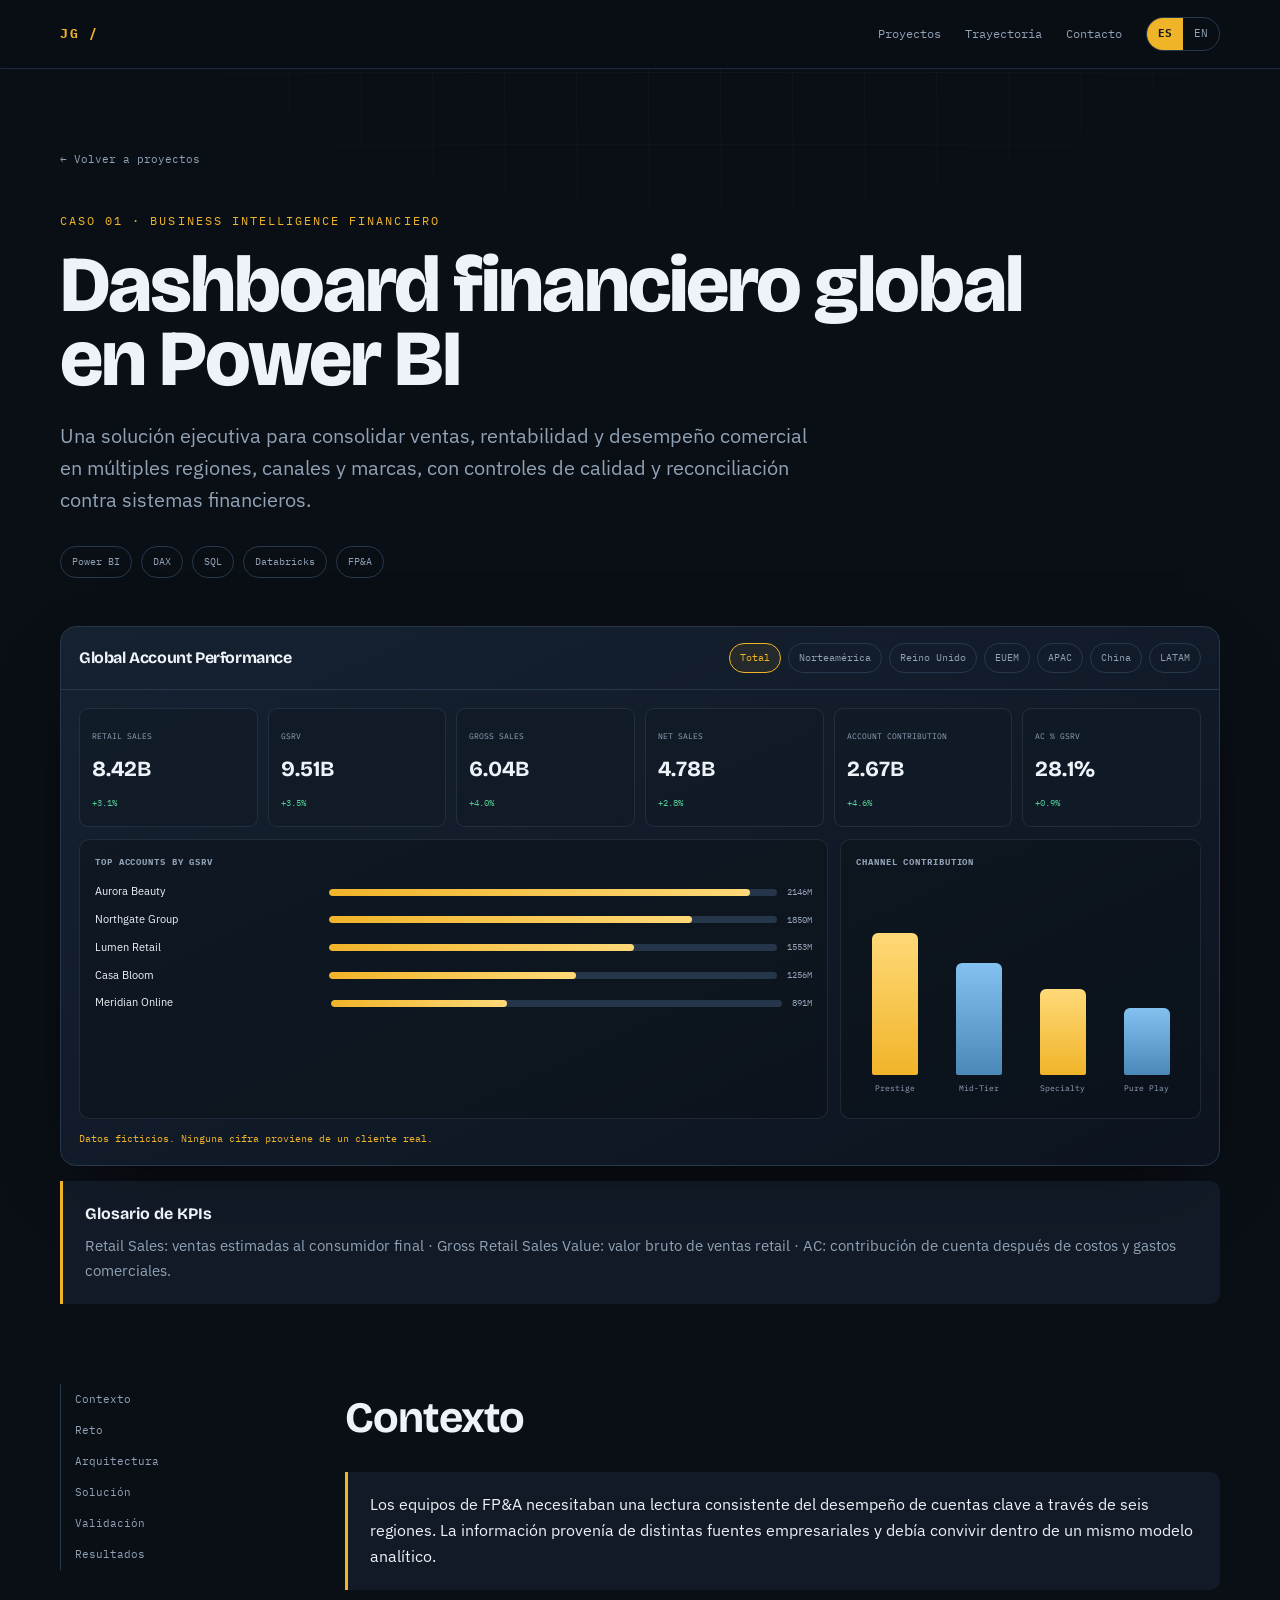
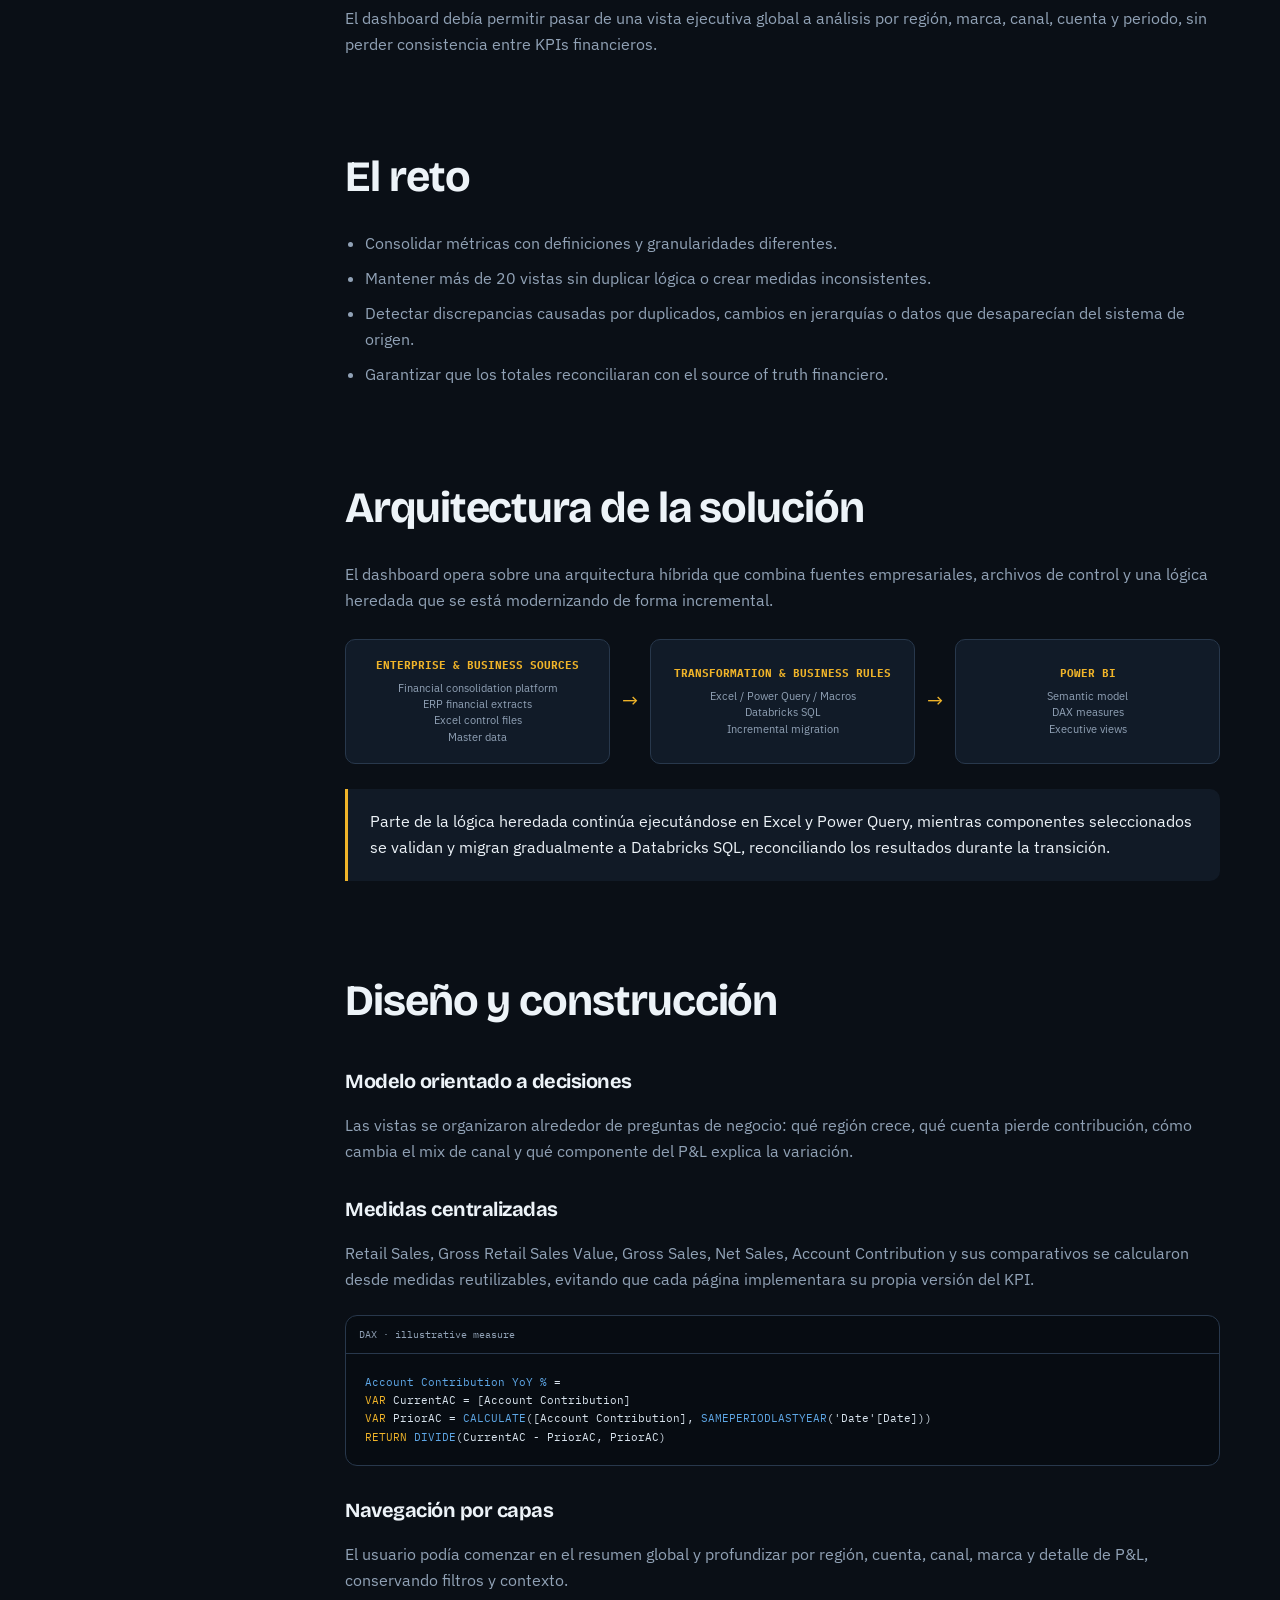
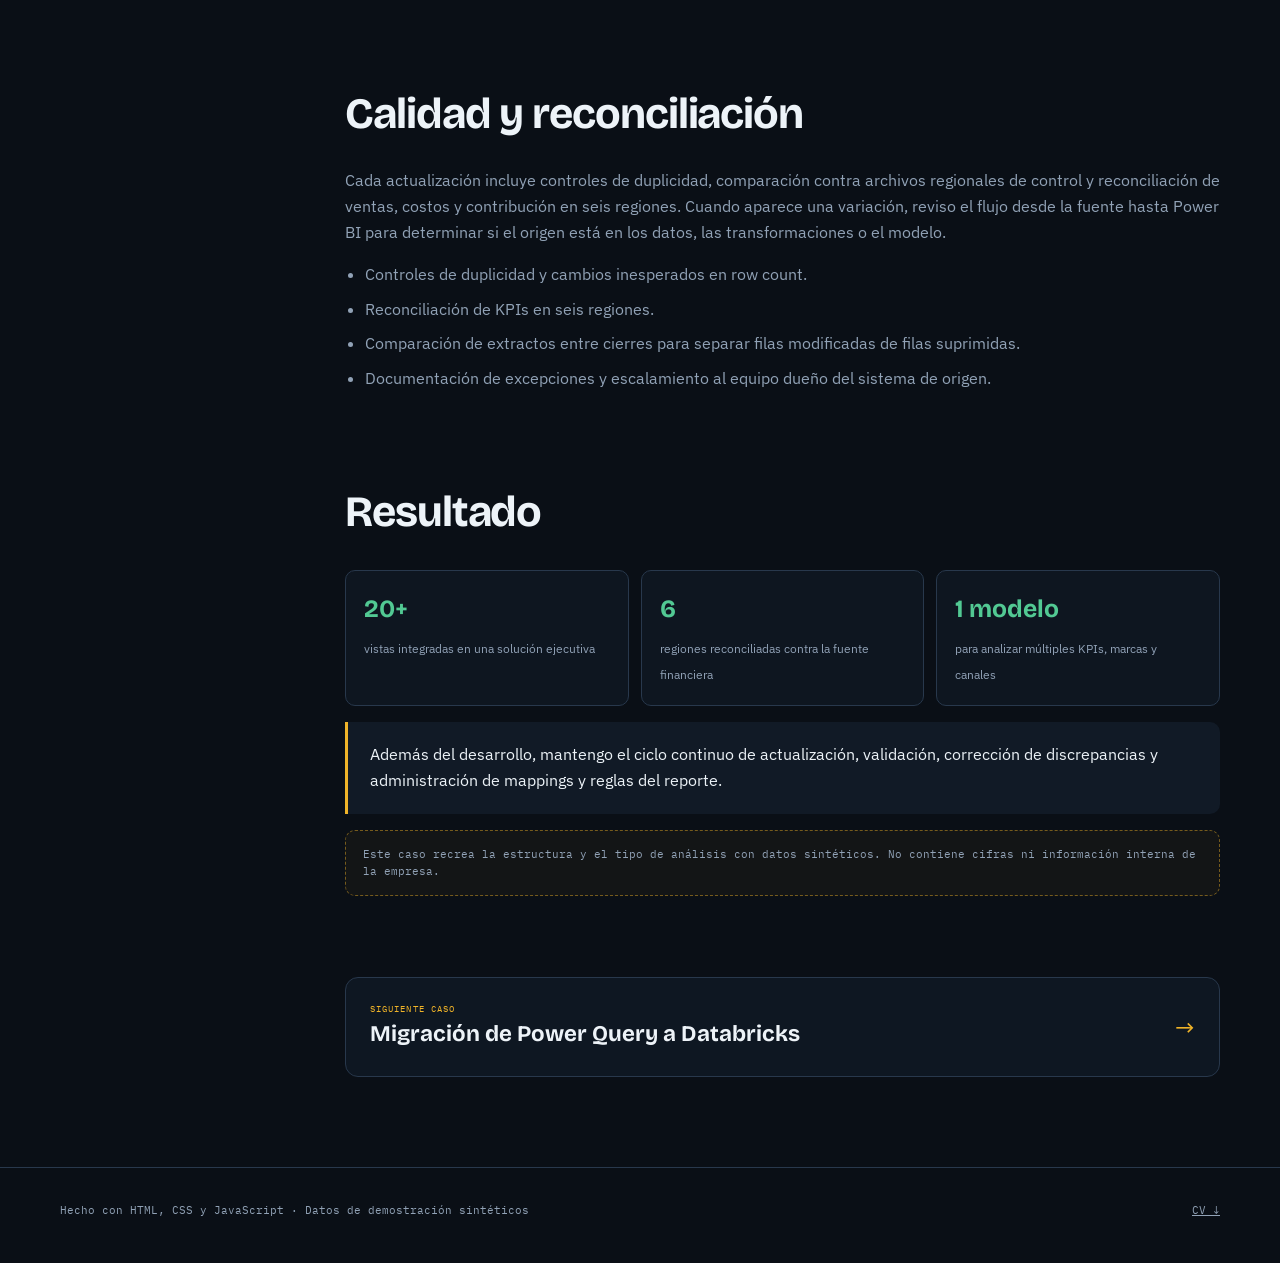
<file: case-studies/financial-dashboard.html>
<!doctype html><html lang="es"><head><meta charset="utf-8"><meta name="viewport" content="width=device-width,initial-scale=1"><meta name="description" content="Caso de estudio de reportería financiera global en Power BI, con validación de KPIs, reconciliación regional y una demo interactiva con datos sintéticos."><meta name="theme-color" content="#0a0f16"><title>Global Financial Performance Dashboard — Josué González</title>
  <link rel="canonical" href="https://jgonzalez-bi.github.io/case-studies/financial-dashboard.html">
  <link rel="icon" type="image/svg+xml" href="../assets/brand/favicon.svg">
  <link rel="icon" type="image/png" sizes="32x32" href="../assets/brand/favicon-32.png">
  <link rel="apple-touch-icon" href="../assets/brand/apple-touch-icon.png">
  <link rel="manifest" href="../site.webmanifest">

  <meta property="og:site_name" content="Josué González — BI Portfolio">
  <meta property="og:type" content="website">
  <meta property="og:title" content="Global Financial Performance Dashboard — Josué González">
  <meta property="og:description" content="Caso de estudio de reportería financiera global en Power BI, con validación de KPIs, reconciliación regional y una demo interactiva con datos sintéticos.">
  <meta property="og:url" content="https://jgonzalez-bi.github.io/case-studies/financial-dashboard.html">
  <meta property="og:image" content="https://jgonzalez-bi.github.io/assets/brand/social-preview.png">
  <meta property="og:image:secure_url" content="https://jgonzalez-bi.github.io/assets/brand/social-preview.png">
  <meta property="og:image:type" content="image/png">
  <meta property="og:image:width" content="1200">
  <meta property="og:image:height" content="630">
  <meta property="og:image:alt" content="Josué González — Business Intelligence and Data Analytics Portfolio">

  <meta name="twitter:card" content="summary_large_image">
  <meta name="twitter:title" content="Global Financial Performance Dashboard — Josué González">
  <meta name="twitter:description" content="Caso de estudio de reportería financiera global en Power BI, con validación de KPIs, reconciliación regional y una demo interactiva con datos sintéticos.">
  <meta name="twitter:image" content="https://jgonzalez-bi.github.io/assets/brand/social-preview.png">
  <link rel="preconnect" href="https://fonts.googleapis.com"><link rel="preconnect" href="https://fonts.gstatic.com" crossorigin><link href="https://fonts.googleapis.com/css2?family=Bricolage+Grotesque:opsz,wght@12..96,500;12..96,700;12..96,800&family=IBM+Plex+Mono:wght@400;500;600&family=IBM+Plex+Sans:wght@400;500;600&display=swap" rel="stylesheet"><link rel="stylesheet" href="../assets/css/styles.css"></head>
<body data-title-es="Dashboard financiero global — Josué González" data-title-en="Global financial dashboard — Josue Gonzalez">
<header class="site-header"><div class="wrap nav"><a class="brand" href="../index.html">JG /</a><nav class="nav-links"><a href="../index.html#proyectos" data-i18n="nav.work">Proyectos</a><a href="../index.html#trayectoria" data-i18n="nav.path">Trayectoria</a><a href="../index.html#contacto" data-i18n="nav.contact">Contacto</a></nav><div class="lang" role="group" aria-label="Idioma"><button data-lang="es" aria-pressed="true">ES</button><button data-lang="en" aria-pressed="false">EN</button></div></div></header>
<main>
<section class="case-hero"><div class="wrap"><a class="back-link" href="../index.html#proyectos">← <span data-i18n="case.back">Volver a proyectos</span></a><p class="eyebrow" data-i18n="case.eyebrow">Caso 01 · Business Intelligence financiero</p><h1 data-i18n="case.title">Dashboard financiero global en Power BI</h1><p class="case-summary" data-i18n="case.summary">Una solución ejecutiva para consolidar ventas, rentabilidad y desempeño comercial en múltiples regiones, canales y marcas, con controles de calidad y reconciliación contra sistemas financieros.</p><div class="case-meta"><span class="meta-pill">Power BI</span><span class="meta-pill">DAX</span><span class="meta-pill">SQL</span><span class="meta-pill">Databricks</span><span class="meta-pill">FP&A</span></div></div></section>
<section class="case-demo-block">
  <div class="wrap">
    <div class="demo-shell reveal">
      <div class="demo-toolbar">
        <h3 data-i18n="project.1.demo.report">Global Account Performance</h3>
        <div class="demo-tabs" id="region-tabs" aria-label="Region"></div>
      </div>
      <div class="demo-main">
        <div class="demo-kpis" id="demo-kpis"></div>
        <div class="demo-grid">
          <div class="demo-panel">
            <h4 data-i18n="project.1.demo.accounts">Top accounts by Gross Retail Sales Value</h4>
            <div id="account-ranking"></div>
          </div>
          <div class="demo-panel">
            <h4 data-i18n="project.1.demo.channels">Channel contribution</h4>
            <div class="channel-bars" id="channel-bars"></div>
          </div>
        </div>
        <div class="demo-note" data-i18n="project.1.demo.note">Datos ficticios. Ninguna cifra proviene de un cliente real.</div>
      </div>
    </div>
    <div class="lead-card case-demo-glossary">
      <strong data-i18n="glossary.title">Glosario de KPIs</strong>
      <p data-i18n="glossary.text">Retail Sales: ventas estimadas al consumidor final · Gross Retail Sales Value: valor bruto de ventas retail · AC: contribución de cuenta después de costos y gastos comerciales.</p>
    </div>
  </div>
</section>
<div class="wrap case-layout">
<aside class="case-nav"><a href="#contexto" data-i18n="nav.context">Contexto</a><a href="#reto" data-i18n="nav.challenge">Reto</a><a href="#arquitectura" data-i18n="nav.architecture">Arquitectura</a><a href="#solucion" data-i18n="nav.solution">Solución</a><a href="#validacion" data-i18n="nav.validation">Validación</a><a href="#resultados" data-i18n="nav.results">Resultados</a></aside>
<article class="case-content">
<section id="contexto"><h2 data-i18n="context.title">Contexto</h2><p class="lead-card" data-i18n="context.lead">Los equipos de FP&A necesitaban una lectura consistente del desempeño de cuentas clave a través de seis regiones. La información provenía de distintas fuentes empresariales y debía convivir dentro de un mismo modelo analítico.</p><p data-i18n="context.p">El dashboard debía permitir pasar de una vista ejecutiva global a análisis por región, marca, canal, cuenta y periodo, sin perder consistencia entre KPIs financieros.</p></section>
<section id="reto"><h2 data-i18n="challenge.title">El reto</h2><ul><li data-i18n="challenge.1">Consolidar métricas con definiciones y granularidades diferentes.</li><li data-i18n="challenge.2">Mantener más de 20 vistas sin duplicar lógica o crear medidas inconsistentes.</li><li data-i18n="challenge.3">Detectar discrepancias causadas por duplicados, cambios en jerarquías o datos que desaparecían del sistema de origen.</li><li data-i18n="challenge.4">Garantizar que los totales reconciliaran con el source of truth financiero.</li></ul></section>
<section id="arquitectura"><h2 data-i18n="architecture.title">Arquitectura de la solución</h2><p data-i18n="architecture.p">El dashboard opera sobre una arquitectura híbrida que combina fuentes empresariales, archivos de control y una lógica heredada que se está modernizando de forma incremental.</p><div class="architecture"><div class="arch-box"><b>ENTERPRISE &amp; BUSINESS SOURCES</b><span>Financial consolidation platform<br>ERP financial extracts<br>Excel control files<br>Master data</span></div><div class="arch-arrow">→</div><div class="arch-box"><b>TRANSFORMATION &amp; BUSINESS RULES</b><span>Excel / Power Query / Macros<br>Databricks SQL<br>Incremental migration</span></div><div class="arch-arrow">→</div><div class="arch-box"><b>POWER BI</b><span>Semantic model<br>DAX measures<br>Executive views</span></div></div><p class="lead-card" data-i18n="architecture.note">Parte de la lógica heredada continúa ejecutándose en Excel y Power Query, mientras componentes seleccionados se validan y migran gradualmente a Databricks SQL, reconciliando los resultados durante la transición.</p></section>
<section id="solucion"><h2 data-i18n="solution.title">Diseño y construcción</h2><h3 data-i18n="solution.h1">Modelo orientado a decisiones</h3><p data-i18n="solution.p1">Las vistas se organizaron alrededor de preguntas de negocio: qué región crece, qué cuenta pierde contribución, cómo cambia el mix de canal y qué componente del P&L explica la variación.</p><h3 data-i18n="solution.h2">Medidas centralizadas</h3><p data-i18n="solution.p2">Retail Sales, Gross Retail Sales Value, Gross Sales, Net Sales, Account Contribution y sus comparativos se calcularon desde medidas reutilizables, evitando que cada página implementara su propia versión del KPI.</p><div class="code"><div class="code-head">DAX · illustrative measure</div><pre><span class="fn">Account Contribution YoY %</span> =
<span class="kw">VAR</span> CurrentAC = [Account Contribution]
<span class="kw">VAR</span> PriorAC = <span class="fn">CALCULATE</span>([Account Contribution], <span class="fn">SAMEPERIODLASTYEAR</span>('Date'[Date]))
<span class="kw">RETURN</span> <span class="fn">DIVIDE</span>(CurrentAC - PriorAC, PriorAC)</pre></div><h3 data-i18n="solution.h3">Navegación por capas</h3><p data-i18n="solution.p3">El usuario podía comenzar en el resumen global y profundizar por región, cuenta, canal, marca y detalle de P&L, conservando filtros y contexto.</p></section>
<section id="validacion"><h2 data-i18n="validation.title">Calidad y reconciliación</h2><p data-i18n="validation.p">Cada actualización incluye controles de duplicidad, comparación contra archivos regionales de control y reconciliación de ventas, costos y contribución en seis regiones. Cuando aparece una variación, reviso el flujo desde la fuente hasta Power BI para determinar si el origen está en los datos, las transformaciones o el modelo.</p><ul><li data-i18n="validation.1">Controles de duplicidad y cambios inesperados en row count.</li><li data-i18n="validation.2">Reconciliación de KPIs en seis regiones.</li><li data-i18n="validation.3">Comparación de extractos entre cierres para separar filas modificadas de filas suprimidas.</li><li data-i18n="validation.4">Documentación de excepciones y escalamiento al equipo dueño del sistema de origen.</li></ul></section>
<section id="resultados"><h2 data-i18n="results.title">Resultado</h2><div class="outcome-grid"><div class="outcome"><b>20+</b><span data-i18n="results.1">vistas integradas en una solución ejecutiva</span></div><div class="outcome"><b>6</b><span data-i18n="results.2">regiones reconciliadas contra la fuente financiera</span></div><div class="outcome"><b data-i18n="results.kpi3">1 modelo</b><span data-i18n="results.3">para analizar múltiples KPIs, marcas y canales</span></div></div><p class="lead-card" data-i18n="results.maintenance">Además del desarrollo, mantengo el ciclo continuo de actualización, validación, corrección de discrepancias y administración de mappings y reglas del reporte.</p><p class="confidential" data-i18n="results.note">Este caso recrea la estructura y el tipo de análisis con datos sintéticos. No contiene cifras ni información interna de la empresa.</p></section>
<a class="next-case" href="databricks-migration.html"><div><small data-i18n="next.label">Siguiente caso</small><b data-i18n="next.title">Migración de Power Query a Databricks</b></div><span>→</span></a>
</article></div>
</main><footer><div class="wrap footer-row"><span data-i18n="footer">Hecho con HTML, CSS y JavaScript · Datos de demostración sintéticos</span><a data-cv-link href="../cv/Josue_Gonzalez_CV_ES.pdf" download>CV ↓</a></div></footer>
<script>window.PAGE_I18N={es:{'glossary.title':'Glosario de KPIs','glossary.text':'Retail Sales: ventas estimadas al consumidor final · Gross Retail Sales Value: valor bruto de ventas retail · AC: contribución de cuenta después de costos y gastos comerciales.','case.back':'Volver a proyectos','case.eyebrow':'Caso 01 · Business Intelligence financiero','case.title':'Dashboard financiero global en Power BI','case.summary':'Una solución ejecutiva para consolidar ventas, rentabilidad y desempeño comercial en múltiples regiones, canales y marcas, con controles de calidad y reconciliación contra sistemas financieros.','nav.context':'Contexto','nav.challenge':'Reto','nav.architecture':'Arquitectura','nav.solution':'Solución','nav.validation':'Validación','nav.results':'Resultados','context.title':'Contexto','context.lead':'Los equipos de FP&A necesitaban una lectura consistente del desempeño de cuentas clave a través de seis regiones. La información provenía de distintas fuentes empresariales y debía convivir dentro de un mismo modelo analítico.','context.p':'El dashboard debía permitir pasar de una vista ejecutiva global a análisis por región, marca, canal, cuenta y periodo, sin perder consistencia entre KPIs financieros.','challenge.title':'El reto','challenge.1':'Consolidar métricas con definiciones y granularidades diferentes.','challenge.2':'Mantener más de 20 vistas sin duplicar lógica o crear medidas inconsistentes.','challenge.3':'Detectar discrepancias causadas por duplicados, cambios en jerarquías o datos que desaparecían del sistema de origen.','challenge.4':'Garantizar que los totales reconciliaran con el source of truth financiero.','architecture.title':'Arquitectura de la solución','architecture.p':'El dashboard opera sobre una arquitectura híbrida que combina fuentes empresariales, archivos de control y una lógica heredada que se está modernizando de forma incremental.','architecture.note':'Parte de la lógica heredada continúa ejecutándose en Excel y Power Query, mientras componentes seleccionados se validan y migran gradualmente a Databricks SQL, reconciliando los resultados durante la transición.','solution.title':'Diseño y construcción','solution.h1':'Modelo orientado a decisiones','solution.p1':'Las vistas se organizaron alrededor de preguntas de negocio: qué región crece, qué cuenta pierde contribución, cómo cambia el mix de canal y qué componente del P&L explica la variación.','solution.h2':'Medidas centralizadas','solution.p2':'Retail Sales, Gross Retail Sales Value, Gross Sales, Net Sales, Account Contribution y sus comparativos se calcularon desde medidas reutilizables, evitando que cada página implementara su propia versión del KPI.','solution.h3':'Navegación por capas','solution.p3':'El usuario podía comenzar en el resumen global y profundizar por región, cuenta, canal, marca y detalle de P&L, conservando filtros y contexto.','validation.title':'Calidad y reconciliación','validation.p':'Cada actualización incluye controles de duplicidad, comparación contra archivos regionales de control y reconciliación de ventas, costos y contribución en seis regiones. Cuando aparece una variación, reviso el flujo desde la fuente hasta Power BI para determinar si el origen está en los datos, las transformaciones o el modelo.','validation.1':'Controles de duplicidad y cambios inesperados en row count.','validation.2':'Reconciliación de KPIs en seis regiones.','validation.3':'Comparación de extractos entre cierres para separar filas modificadas de filas suprimidas.','validation.4':'Documentación de excepciones y escalamiento al equipo dueño del sistema de origen.','results.title':'Resultado','results.kpi3':'1 modelo','results.1':'vistas integradas en una solución ejecutiva','results.2':'regiones reconciliadas contra la fuente financiera','results.3':'para analizar múltiples KPIs, marcas y canales','results.maintenance':'Además del desarrollo, mantengo el ciclo continuo de actualización, validación, corrección de discrepancias y administración de mappings y reglas del reporte.','results.note':'Este caso recrea la estructura y el tipo de análisis con datos sintéticos. No contiene cifras ni información interna de la empresa.','next.label':'Siguiente caso','next.title':'Migración de Power Query a Databricks'},en:{'glossary.title':'KPI glossary','glossary.text':'Retail Sales: estimated sales to the end consumer · Gross Retail Sales Value: gross retail sales value · AC: account contribution after costs and commercial spend.','case.back':'Back to projects','case.eyebrow':'Case 01 · Financial Business Intelligence','case.title':'Global financial dashboard in Power BI','case.summary':'An executive solution consolidating sales, profitability and commercial performance across multiple regions, channels and brands, with data-quality controls and reconciliation against financial systems.','nav.context':'Context','nav.challenge':'Challenge','nav.architecture':'Architecture','nav.solution':'Solution','nav.validation':'Validation','nav.results':'Outcomes','context.title':'Context','context.lead':'FP&A teams needed a consistent view of key-account performance across six regions. Information came from different enterprise sources and had to coexist in a single analytical model.','context.p':'The dashboard needed to move from a global executive view into analysis by region, brand, channel, account and period without losing consistency across financial KPIs.','challenge.title':'The challenge','challenge.1':'Consolidate metrics with different definitions and grains.','challenge.2':'Maintain 20+ views without duplicating logic or creating inconsistent measures.','challenge.3':'Detect discrepancies caused by duplicates, hierarchy changes or records disappearing from the source system.','challenge.4':'Ensure totals reconciled to the financial source of truth.','architecture.title':'Solution architecture','architecture.p':'The dashboard operates on a hybrid architecture that combines enterprise sources, control files and inherited logic being modernized incrementally.','architecture.note':'Part of the inherited logic still runs through Excel and Power Query, while selected components are gradually validated and migrated to Databricks SQL, with results reconciled throughout the transition.','solution.title':'Design and build','solution.h1':'Decision-oriented model','solution.p1':'Views were organized around business questions: which region is growing, which account is losing contribution, how channel mix is changing and which P&L component explains the variance.','solution.h2':'Centralized measures','solution.p2':'Retail Sales, Gross Retail Sales Value, Gross Sales, Net Sales, Account Contribution and their comparisons were calculated through reusable measures, preventing each page from implementing its own KPI definition.','solution.h3':'Layered navigation','solution.p3':'Users could start at the global summary and drill into region, account, channel, brand and P&L detail while preserving filter context.','validation.title':'Quality and reconciliation','validation.p':'Each update includes duplicate controls, comparison against regional control files, and reconciliation of sales, costs and contribution across six regions. When a variance appears, I review the flow from source to Power BI to determine whether it originates in the data, transformations or model.','validation.1':'Duplicate controls and unexpected row-count changes.','validation.2':'KPI reconciliation across six regions.','validation.3':'Close-to-close extract comparison separating modified from suppressed rows.','validation.4':'Exception documentation and escalation to the source-system owner.','results.title':'Outcome','results.kpi3':'1 model','results.1':'views integrated into one executive solution','results.2':'regions reconciled against the financial source','results.3':'to analyze multiple KPIs, brands and channels','results.maintenance':'In addition to development, I maintain the continuous cycle of refreshes, validation, discrepancy correction, and administration of report mappings and business rules.','results.note':'This case recreates the structure and analytical approach using synthetic data. It contains no internal company figures or information.','next.label':'Next case','next.title':'Power Query to Databricks migration'}};</script><script src="../assets/js/main.js"></script><script src="../assets/js/dashboard.js"></script></body></html>
</file>
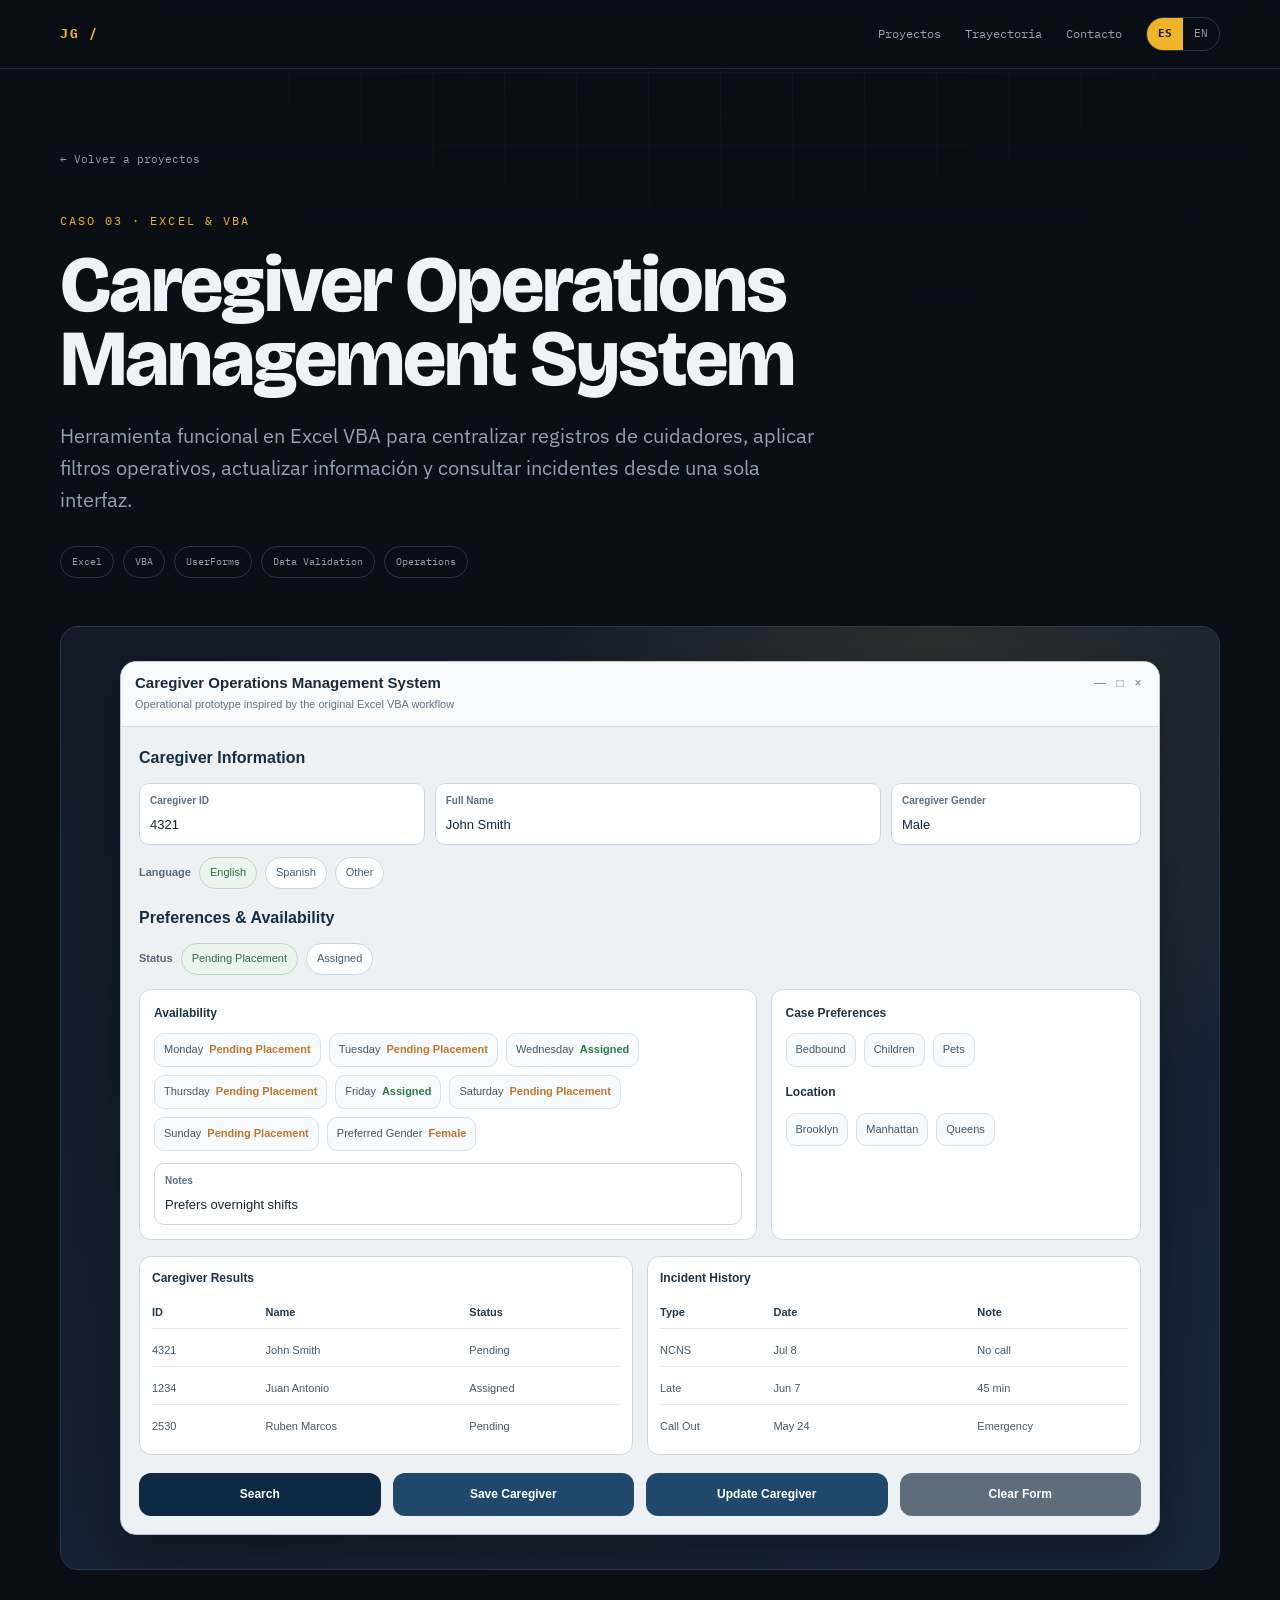
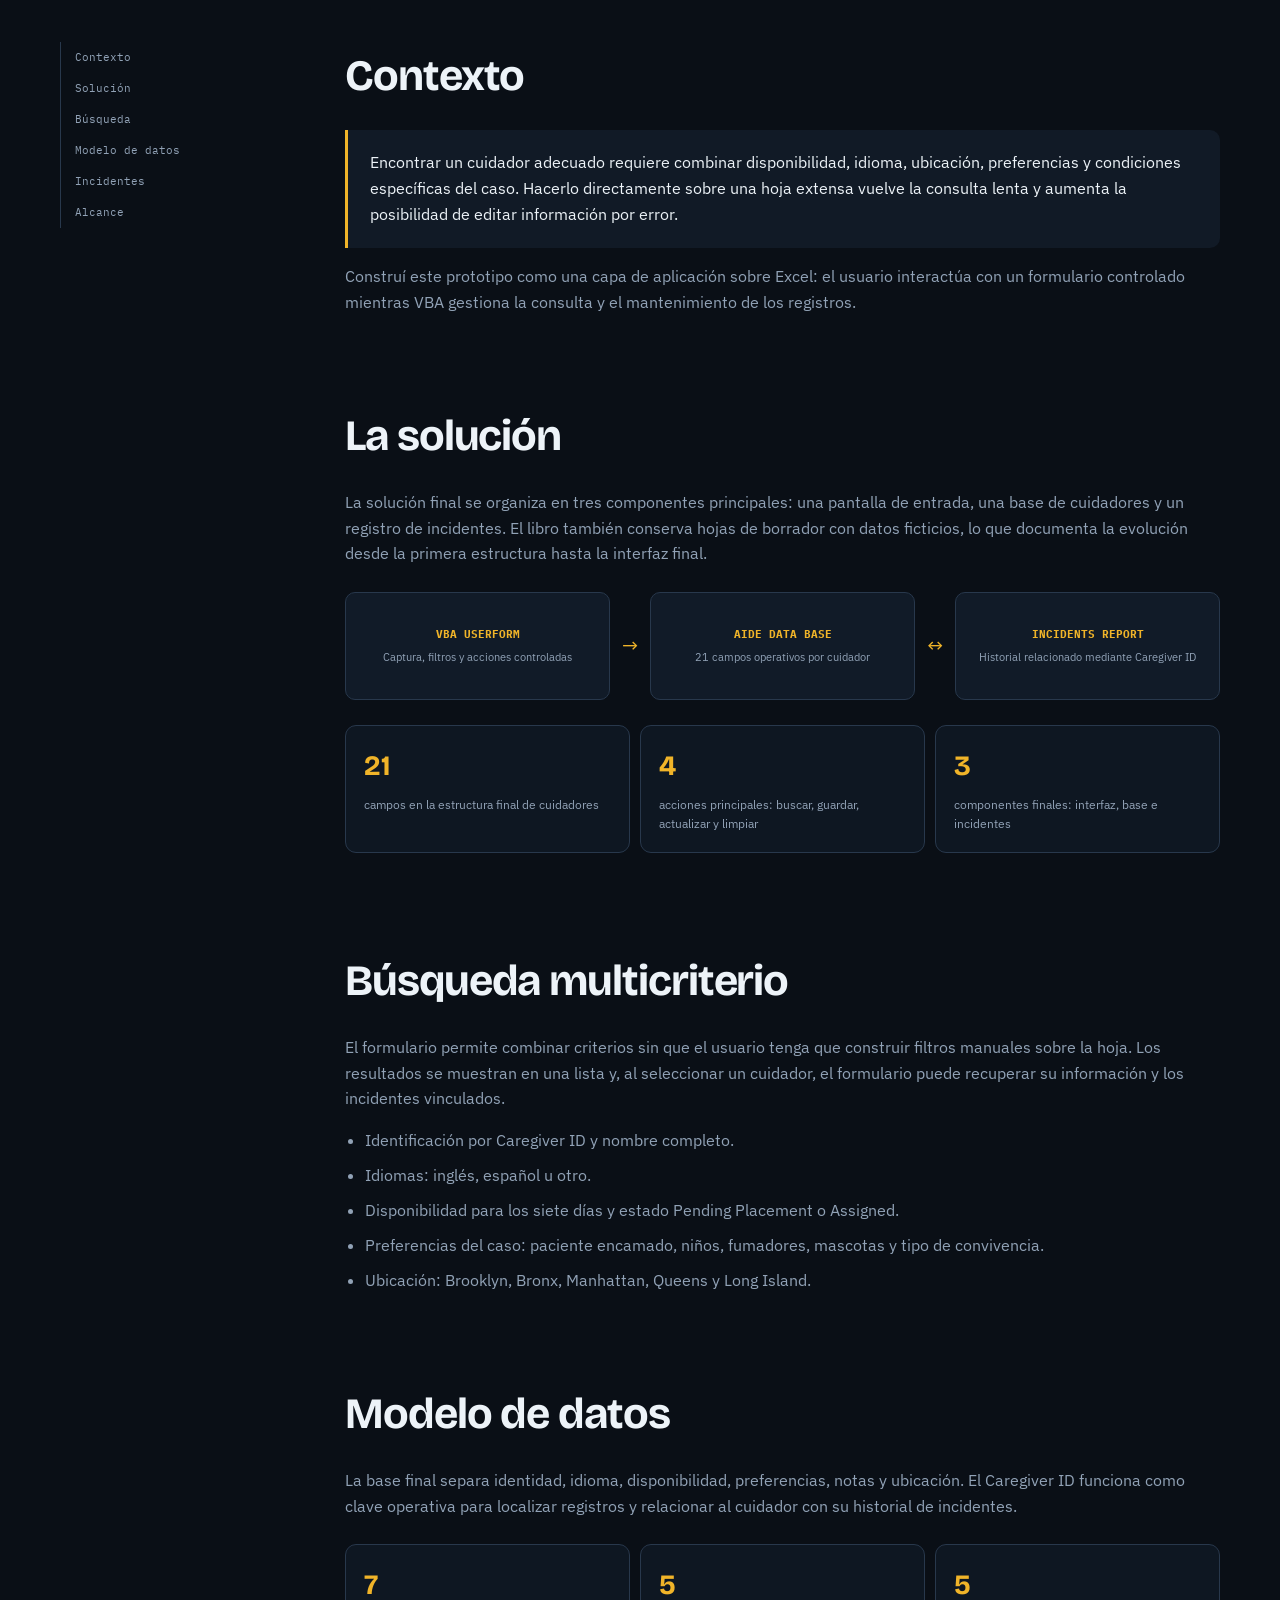
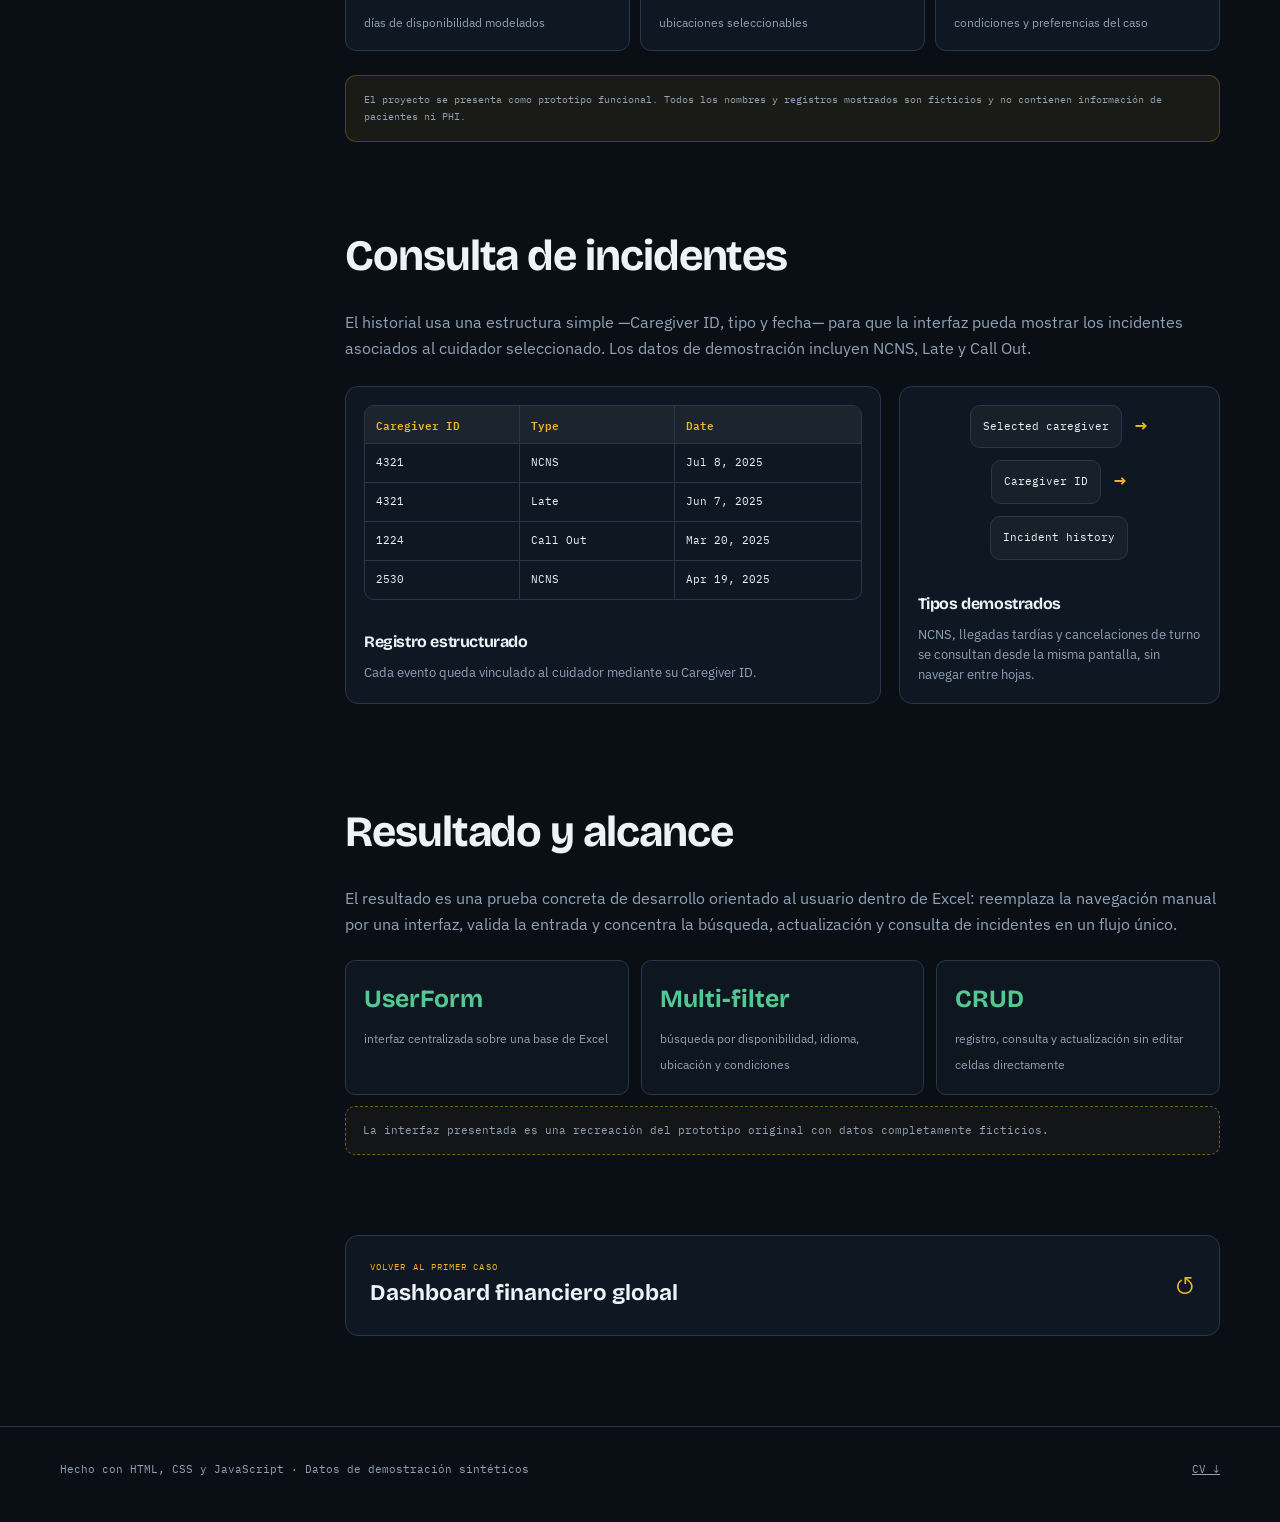
<file: case-studies/operations-automation.html>
<!doctype html>
<html lang="es">
<head>
  <meta charset="utf-8">
  <meta name="viewport" content="width=device-width,initial-scale=1">
  <meta name="description" content="Caso de automatización operacional con Excel VBA: búsqueda multicriterio, actualización de registros, disponibilidad e historial de incidentes con datos ficticios.">
  <meta name="theme-color" content="#0a0f16">
  <title>Caregiver Operations Management System — Josué González</title>
  
  <link rel="canonical" href="https://jgonzalez-bi.github.io/case-studies/operations-automation.html">
  <link rel="icon" type="image/svg+xml" href="../assets/brand/favicon.svg">
  <link rel="icon" type="image/png" sizes="32x32" href="../assets/brand/favicon-32.png">
  <link rel="apple-touch-icon" href="../assets/brand/apple-touch-icon.png">
  <link rel="manifest" href="../site.webmanifest">

  <meta property="og:site_name" content="Josué González — BI Portfolio">
  <meta property="og:type" content="website">
  <meta property="og:title" content="Caregiver Operations Management System — Josué González">
  <meta property="og:description" content="Caso de automatización operacional con Excel VBA: búsqueda multicriterio, actualización de registros, disponibilidad e historial de incidentes con datos ficticios.">
  <meta property="og:url" content="https://jgonzalez-bi.github.io/case-studies/operations-automation.html">
  <meta property="og:image" content="https://jgonzalez-bi.github.io/assets/brand/social-preview.png">
  <meta property="og:image:secure_url" content="https://jgonzalez-bi.github.io/assets/brand/social-preview.png">
  <meta property="og:image:type" content="image/png">
  <meta property="og:image:width" content="1200">
  <meta property="og:image:height" content="630">
  <meta property="og:image:alt" content="Josué González — Business Intelligence and Data Analytics Portfolio">

  <meta name="twitter:card" content="summary_large_image">
  <meta name="twitter:title" content="Caregiver Operations Management System — Josué González">
  <meta name="twitter:description" content="Caso de automatización operacional con Excel VBA: búsqueda multicriterio, actualización de registros, disponibilidad e historial de incidentes con datos ficticios.">
  <meta name="twitter:image" content="https://jgonzalez-bi.github.io/assets/brand/social-preview.png">
  <link rel="preconnect" href="https://fonts.googleapis.com">
  <link rel="preconnect" href="https://fonts.gstatic.com" crossorigin>
  <link href="https://fonts.googleapis.com/css2?family=Bricolage+Grotesque:opsz,wght@12..96,500;12..96,700;12..96,800&family=IBM+Plex+Mono:wght@400;500;600&family=IBM+Plex+Sans:wght@400;500;600&display=swap" rel="stylesheet">
  <link rel="stylesheet" href="../assets/css/styles.css">
</head>
<body data-title-es="Caregiver Operations Management System — Josué González" data-title-en="Caregiver Operations Management System — Josue Gonzalez">
<header class="site-header">
  <div class="wrap nav">
    <a class="brand" href="../index.html">JG /</a>
    <nav class="nav-links">
      <a href="../index.html#proyectos" data-i18n="nav.work">Proyectos</a>
      <a href="../index.html#trayectoria" data-i18n="nav.path">Trayectoria</a>
      <a href="../index.html#contacto" data-i18n="nav.contact">Contacto</a>
    </nav>
    <div class="lang" role="group" aria-label="Idioma">
      <button data-lang="es" aria-pressed="true">ES</button>
      <button data-lang="en" aria-pressed="false">EN</button>
    </div>
  </div>
</header>

<main>
  <section class="case-hero">
    <div class="wrap">
      <a class="back-link" href="../index.html#proyectos">← <span data-i18n="case.back">Volver a proyectos</span></a>
      <p class="eyebrow" data-i18n="case.eyebrow">Caso 03 · Excel & VBA</p>
      <h1 data-i18n="case.title">Caregiver Operations Management System</h1>
      <p class="case-summary" data-i18n="case.summary">Herramienta funcional en Excel VBA para centralizar registros de cuidadores, aplicar filtros operativos, actualizar información y consultar incidentes desde una sola interfaz.</p>
      <div class="case-meta">
        <span class="meta-pill">Excel</span>
        <span class="meta-pill">VBA</span>
        <span class="meta-pill">UserForms</span>
        <span class="meta-pill">Data Validation</span>
        <span class="meta-pill">Operations</span>
      </div>
    </div>
  </section>

  <section><div class="wrap case-cover reveal">
<div class="care-app" aria-label="Recreación codificada de la herramienta de gestión de cuidadores">
  <div class="care-window-bar">
    <div>
      <strong>Caregiver Operations Management System</strong>
      <small>Operational prototype inspired by the original Excel VBA workflow</small>
    </div>
    <span>— □ ×</span>
  </div>

  <div class="care-body">
    <section class="care-block">
      <h4>Caregiver Information</h4>
      <div class="care-grid three">
        <div class="fake-field"><label>Caregiver ID</label><span>4321</span></div>
        <div class="fake-field"><label>Full Name</label><span>John Smith</span></div>
        <div class="fake-field"><label>Caregiver Gender</label><span>Male</span></div>
      </div>

      <div class="care-chip-line">
        <b>Language</b>
        <span class="chip active">English</span>
        <span class="chip">Spanish</span>
        <span class="chip">Other</span>
      </div>
    </section>

    <section class="care-block">
      <h4>Preferences & Availability</h4>
      <div class="care-chip-line">
        <b>Status</b>
        <span class="chip active">Pending Placement</span>
        <span class="chip">Assigned</span>
      </div>

      <div class="care-layout-two">
        <div class="mini-box large">
          <strong>Availability</strong>
          <div class="availability-table">
            <div><span>Monday</span><em>Pending Placement</em></div>
            <div><span>Tuesday</span><em>Pending Placement</em></div>
            <div><span>Wednesday</span><em class="ok">Assigned</em></div>
            <div><span>Thursday</span><em>Pending Placement</em></div>
            <div><span>Friday</span><em class="ok">Assigned</em></div>
            <div><span>Saturday</span><em>Pending Placement</em></div>
            <div><span>Sunday</span><em>Pending Placement</em></div>
            <div><span>Preferred Gender</span><em>Female</em></div>
          </div>
          <div class="fake-field notes"><label>Notes</label><span>Prefers overnight shifts</span></div>
        </div>

        <div class="mini-box large">
          <strong>Case Preferences</strong>
          <div class="mini-tags stack">
            <span>Bedbound</span><span>Children</span><span>Pets</span>
          </div>
          <strong class="subhead">Location</strong>
          <div class="mini-tags stack">
            <span>Brooklyn</span><span>Manhattan</span><span>Queens</span>
          </div>
        </div>
      </div>
    </section>

    <section class="care-results-grid">
      <div class="mini-box">
        <strong>Caregiver Results</strong>
        <div class="mini-table wide">
          <div class="head"><span>ID</span><span>Name</span><span>Status</span></div>
          <div><span>4321</span><span>John Smith</span><span>Pending</span></div>
          <div><span>1234</span><span>Juan Antonio</span><span>Assigned</span></div>
          <div><span>2530</span><span>Ruben Marcos</span><span>Pending</span></div>
        </div>
      </div>
      <div class="mini-box">
        <strong>Incident History</strong>
        <div class="mini-table wide">
          <div class="head"><span>Type</span><span>Date</span><span>Note</span></div>
          <div><span>NCNS</span><span>Jul 8</span><span>No call</span></div>
          <div><span>Late</span><span>Jun 7</span><span>45 min</span></div>
          <div><span>Call Out</span><span>May 24</span><span>Emergency</span></div>
        </div>
      </div>
    </section>

    <div class="care-actions">
      <button>Search</button>
      <button>Save Caregiver</button>
      <button>Update Caregiver</button>
      <button>Clear Form</button>
    </div>
  </div>
</div>
</div></section>

  <div class="wrap case-layout">
    <aside class="case-nav">
      <a href="#contexto" data-i18n="nav.context">Contexto</a>
      <a href="#solucion" data-i18n="nav.solution">Solución</a>
      <a href="#busqueda" data-i18n="nav.search">Búsqueda</a>
      <a href="#modelo" data-i18n="nav.model">Modelo de datos</a>
      <a href="#incidentes" data-i18n="nav.incidents">Incidentes</a>
      <a href="#alcance" data-i18n="nav.scope">Alcance</a>
    </aside>

    <article class="case-content">
      <section id="contexto">
        <h2 data-i18n="context.title">Contexto</h2>
        <p class="lead-card" data-i18n="context.lead">Encontrar un cuidador adecuado requiere combinar disponibilidad, idioma, ubicación, preferencias y condiciones específicas del caso. Hacerlo directamente sobre una hoja extensa vuelve la consulta lenta y aumenta la posibilidad de editar información por error.</p>
        <p data-i18n="context.p">Construí este prototipo como una capa de aplicación sobre Excel: el usuario interactúa con un formulario controlado mientras VBA gestiona la consulta y el mantenimiento de los registros.</p>
      </section>

      <section id="solucion">
        <h2 data-i18n="solution.title">La solución</h2>
        <p data-i18n="solution.p">La solución final se organiza en tres componentes principales: una pantalla de entrada, una base de cuidadores y un registro de incidentes. El libro también conserva hojas de borrador con datos ficticios, lo que documenta la evolución desde la primera estructura hasta la interfaz final.</p>

        <div class="architecture">
          <div class="arch-box"><b>VBA USERFORM</b><span data-i18n="solution.arch1">Captura, filtros y acciones controladas</span></div>
          <div class="arch-arrow">→</div>
          <div class="arch-box"><b>AIDE DATA BASE</b><span data-i18n="solution.arch2">21 campos operativos por cuidador</span></div>
          <div class="arch-arrow">↔</div>
          <div class="arch-box"><b>INCIDENTS REPORT</b><span data-i18n="solution.arch3">Historial relacionado mediante Caregiver ID</span></div>
        </div>

        <div class="fact-grid">
          <div class="fact"><b>21</b><span data-i18n="facts.1">campos en la estructura final de cuidadores</span></div>
          <div class="fact"><b>4</b><span data-i18n="facts.2">acciones principales: buscar, guardar, actualizar y limpiar</span></div>
          <div class="fact"><b>3</b><span data-i18n="facts.3">componentes finales: interfaz, base e incidentes</span></div>
        </div>
      </section>

      <section id="busqueda">
        <h2 data-i18n="search.title">Búsqueda multicriterio</h2>
        <p data-i18n="search.p">El formulario permite combinar criterios sin que el usuario tenga que construir filtros manuales sobre la hoja. Los resultados se muestran en una lista y, al seleccionar un cuidador, el formulario puede recuperar su información y los incidentes vinculados.</p>
        <ul>
          <li data-i18n="search.1">Identificación por Caregiver ID y nombre completo.</li>
          <li data-i18n="search.2">Idiomas: inglés, español u otro.</li>
          <li data-i18n="search.3">Disponibilidad para los siete días y estado Pending Placement o Assigned.</li>
          <li data-i18n="search.4">Preferencias del caso: paciente encamado, niños, fumadores, mascotas y tipo de convivencia.</li>
          <li data-i18n="search.5">Ubicación: Brooklyn, Bronx, Manhattan, Queens y Long Island.</li>
        </ul>
      </section>

      <section id="modelo">
        <h2 data-i18n="model.title">Modelo de datos</h2>
        <p data-i18n="model.p">La base final separa identidad, idioma, disponibilidad, preferencias, notas y ubicación. El Caregiver ID funciona como clave operativa para localizar registros y relacionar al cuidador con su historial de incidentes.</p>
        <div class="fact-grid">
          <div class="fact"><b>7</b><span data-i18n="model.1">días de disponibilidad modelados</span></div>
          <div class="fact"><b>5</b><span data-i18n="model.2">ubicaciones seleccionables</span></div>
          <div class="fact"><b>5</b><span data-i18n="model.3">condiciones y preferencias del caso</span></div>
        </div>
        <p class="prototype-note" data-i18n="model.note">El proyecto se presenta como prototipo funcional. Todos los nombres y registros mostrados son ficticios y no contienen información de pacientes ni PHI.</p>
      </section>

      <section id="incidentes">
        <h2 data-i18n="incidents.title">Consulta de incidentes</h2>
        <p data-i18n="incidents.p">El historial usa una estructura simple —Caregiver ID, tipo y fecha— para que la interfaz pueda mostrar los incidentes asociados al cuidador seleccionado. Los datos de demostración incluyen NCNS, Late y Call Out.</p>
        

<div class="evidence-grid">
  <div class="evidence-card coded-data-card">
    <div class="coded-table">
      <div class="coded-table-head"><span>Caregiver ID</span><span>Type</span><span>Date</span></div>
      <div><span>4321</span><span>NCNS</span><span>Jul 8, 2025</span></div>
      <div><span>4321</span><span>Late</span><span>Jun 7, 2025</span></div>
      <div><span>1224</span><span>Call Out</span><span>Mar 20, 2025</span></div>
      <div><span>2530</span><span>NCNS</span><span>Apr 19, 2025</span></div>
    </div>
    <h3 data-i18n="incidents.card1">Registro estructurado</h3>
    <p data-i18n="incidents.card1p">Cada evento queda vinculado al cuidador mediante su Caregiver ID.</p>
  </div>
  <div class="evidence-card coded-flow-card">
    <div class="coded-flow">
      <span>Selected caregiver</span><b>→</b><span>Caregiver ID</span><b>→</b><span>Incident history</span>
    </div>
    <h3 data-i18n="incidents.card2">Consulta relacionada</h3>
    <p data-i18n="incidents.card2p">NCNS, tardanzas y cancelaciones se consultan sin navegar directamente entre hojas.</p>
  </div>
</div>

      </section>

      <section id="alcance">
        <h2 data-i18n="scope.title">Resultado y alcance</h2>
        <p data-i18n="scope.p">El resultado es una prueba concreta de desarrollo orientado al usuario dentro de Excel: reemplaza la navegación manual por una interfaz, valida la entrada y concentra la búsqueda, actualización y consulta de incidentes en un flujo único.</p>
        <div class="outcome-grid">
          <div class="outcome"><b>UserForm</b><span data-i18n="scope.1">interfaz centralizada sobre una base de Excel</span></div>
          <div class="outcome"><b>Multi-filter</b><span data-i18n="scope.2">búsqueda por disponibilidad, idioma, ubicación y condiciones</span></div>
          <div class="outcome"><b>CRUD</b><span data-i18n="scope.3">registro, consulta y actualización sin editar celdas directamente</span></div>
        </div>
        <p class="confidential" data-i18n="scope.note">La interfaz presentada es una recreación del prototipo original con datos completamente ficticios.</p>
      </section>

      <a class="next-case" href="financial-dashboard.html">
        <div>
          <small data-i18n="next.label">Volver al primer caso</small>
          <b data-i18n="next.title">Dashboard financiero global</b>
        </div>
        <span>↺</span>
      </a>
    </article>
  </div>
</main>

<footer>
  <div class="wrap footer-row">
    <span data-i18n="footer">Hecho con HTML, CSS y JavaScript · Datos de demostración sintéticos</span>
    <a data-cv-link href="../cv/Josue_Gonzalez_CV_ES.pdf" download>CV ↓</a>
  </div>
</footer>

<script>
window.PAGE_I18N={
es:{
  'case.back':'Volver a proyectos',
  'case.eyebrow':'Caso 03 · Excel & VBA',
  'case.title':'Caregiver Operations Management System',
  'case.summary':'Herramienta funcional en Excel VBA para centralizar registros de cuidadores, aplicar filtros operativos, actualizar información y consultar incidentes desde una sola interfaz.',
  'nav.context':'Contexto','nav.solution':'Solución','nav.search':'Búsqueda','nav.model':'Modelo de datos','nav.incidents':'Incidentes','nav.scope':'Alcance',
  'context.title':'Contexto',
  'context.lead':'Encontrar un cuidador adecuado requiere combinar disponibilidad, idioma, ubicación, preferencias y condiciones específicas del caso. Hacerlo directamente sobre una hoja extensa vuelve la consulta lenta y aumenta la posibilidad de editar información por error.',
  'context.p':'Construí este prototipo como una capa de aplicación sobre Excel: el usuario interactúa con un formulario controlado mientras VBA gestiona la consulta y el mantenimiento de los registros.',
  'solution.title':'La solución',
  'solution.p':'La solución final se organiza en tres componentes principales: una pantalla de entrada, una base de cuidadores y un registro de incidentes. El libro también conserva hojas de borrador con datos ficticios, lo que documenta la evolución desde la primera estructura hasta la interfaz final.',
  'solution.arch1':'Captura, filtros y acciones controladas','solution.arch2':'21 campos operativos por cuidador','solution.arch3':'Historial relacionado mediante Caregiver ID',
  'facts.1':'campos en la estructura final de cuidadores','facts.2':'acciones principales: buscar, guardar, actualizar y limpiar','facts.3':'componentes finales: interfaz, base e incidentes',
  'search.title':'Búsqueda multicriterio',
  'search.p':'El formulario permite combinar criterios sin que el usuario tenga que construir filtros manuales sobre la hoja. Los resultados se muestran en una lista y, al seleccionar un cuidador, el formulario puede recuperar su información y los incidentes vinculados.',
  'search.1':'Identificación por Caregiver ID y nombre completo.','search.2':'Idiomas: inglés, español u otro.','search.3':'Disponibilidad para los siete días y estado Pending Placement o Assigned.','search.4':'Preferencias del caso: paciente encamado, niños, fumadores, mascotas y tipo de convivencia.','search.5':'Ubicación: Brooklyn, Bronx, Manhattan, Queens y Long Island.',
  'model.title':'Modelo de datos','model.p':'La base final separa identidad, idioma, disponibilidad, preferencias, notas y ubicación. El Caregiver ID funciona como clave operativa para localizar registros y relacionar al cuidador con su historial de incidentes.',
  'model.1':'días de disponibilidad modelados','model.2':'ubicaciones seleccionables','model.3':'condiciones y preferencias del caso',
  'model.note':'El proyecto se presenta como prototipo funcional. Todos los nombres y registros mostrados son ficticios y no contienen información de pacientes ni PHI.',
  'incidents.title':'Consulta de incidentes','incidents.p':'El historial usa una estructura simple —Caregiver ID, tipo y fecha— para que la interfaz pueda mostrar los incidentes asociados al cuidador seleccionado. Los datos de demostración incluyen NCNS, Late y Call Out.',
  'incidents.card1':'Registro estructurado','incidents.card1p':'Cada evento queda vinculado al cuidador mediante su Caregiver ID.','incidents.card2':'Tipos demostrados','incidents.card2p':'NCNS, llegadas tardías y cancelaciones de turno se consultan desde la misma pantalla, sin navegar entre hojas.',
  'scope.title':'Resultado y alcance','scope.p':'El resultado es una prueba concreta de desarrollo orientado al usuario dentro de Excel: reemplaza la navegación manual por una interfaz, valida la entrada y concentra la búsqueda, actualización y consulta de incidentes en un flujo único.',
  'scope.1':'interfaz centralizada sobre una base de Excel','scope.2':'búsqueda por disponibilidad, idioma, ubicación y condiciones','scope.3':'registro, consulta y actualización sin editar celdas directamente',
  'scope.note':'La interfaz presentada es una recreación del prototipo original con datos completamente ficticios.',
  'next.label':'Volver al primer caso','next.title':'Dashboard financiero global'
},
en:{
  'case.back':'Back to projects',
  'case.eyebrow':'Case 03 · Excel & VBA',
  'case.title':'Caregiver Operations Management System',
  'case.summary':'A functional Excel VBA tool that centralizes caregiver records, applies operational filters, updates information and retrieves incidents through a single interface.',
  'nav.context':'Context','nav.solution':'Solution','nav.search':'Search','nav.model':'Data model','nav.incidents':'Incidents','nav.scope':'Scope',
  'context.title':'Context',
  'context.lead':'Finding a suitable caregiver requires combining availability, language, location, preferences and case-specific conditions. Working directly in a long worksheet makes this lookup slower and increases the chance of accidental edits.',
  'context.p':'I built this prototype as an application layer on top of Excel: the user works through a controlled form while VBA manages record lookup and maintenance.',
  'solution.title':'The solution',
  'solution.p':'The final solution is organized into three main components: an input screen, a caregiver database and an incident register. The workbook also retains draft sheets with dummy data, documenting its evolution from an early structure to the final interface.',
  'solution.arch1':'Controlled input, filters and actions','solution.arch2':'21 operational fields per caregiver','solution.arch3':'History linked through Caregiver ID',
  'facts.1':'fields in the final caregiver structure','facts.2':'core actions: search, save, update and clear','facts.3':'final components: interface, database and incidents',
  'search.title':'Multi-criteria search',
  'search.p':'The form combines criteria without requiring the user to manually build worksheet filters. Results appear in a list and selecting a caregiver can retrieve both their information and linked incidents.',
  'search.1':'Identification by Caregiver ID and full name.','search.2':'Languages: English, Spanish or other.','search.3':'Availability for all seven days and Pending Placement or Assigned status.','search.4':'Case preferences: bedbound patient, children, smokers, pets and living arrangement.','search.5':'Location: Brooklyn, Bronx, Manhattan, Queens and Long Island.',
  'model.title':'Data model','model.p':'The final database separates identity, language, availability, preferences, notes and location. Caregiver ID acts as the operational key used to locate records and relate a caregiver to their incident history.',
  'model.1':'availability days modeled','model.2':'selectable locations','model.3':'case conditions and preferences',
  'model.note':'This project is presented as a functional prototype. Every displayed name and record is fictitious and contains no patient information or PHI.',
  'incidents.title':'Incident lookup','incidents.p':'The history uses a simple structure —Caregiver ID, type and date— allowing the interface to display incidents associated with the selected caregiver. The demo data includes NCNS, Late and Call Out.',
  'incidents.card1':'Structured register','incidents.card1p':'Each event is linked to the caregiver through their Caregiver ID.','incidents.card2':'Demonstrated types','incidents.card2p':'NCNS, late arrivals and call-outs can be reviewed from the same screen without navigating between worksheets.',
  'scope.title':'Outcome and scope','scope.p':'The result is concrete evidence of user-oriented development inside Excel: it replaces manual worksheet navigation with an interface, validates input and brings lookup, updates and incident review into one flow.',
  'scope.1':'centralized interface over an Excel database','scope.2':'search by availability, language, location and conditions','scope.3':'record creation, lookup and update without direct cell editing',
  'scope.note':'The interface shown is a recreation of the original prototype using entirely fictional data.',
  'next.label':'Back to the first case','next.title':'Global financial dashboard'
}
};
</script>
<script src="../assets/js/main.js"></script>
</body>
</html>
</file>
<file: assets/css/styles.css>
:root{
  --bg:#0a0f16;
  --bg-soft:#0e1520;
  --panel:#111b28;
  --panel-2:#172333;
  --panel-3:#1b2a3c;
  --line:#28384c;
  --line-soft:rgba(132,151,174,.16);
  --text:#edf3f8;
  --muted:#91a2b6;
  --muted-2:#708398;
  --accent:#f0b429;
  --accent-2:#ffd978;
  --positive:#52c993;
  --negative:#f0646a;
  --blue:#5ea7e6;
  --violet:#a78bfa;
  --display:'Bricolage Grotesque','Segoe UI',sans-serif;
  --sans:'IBM Plex Sans','Segoe UI',sans-serif;
  --mono:'IBM Plex Mono',ui-monospace,SFMono-Regular,Consolas,monospace;
  --max:1160px;
  --shadow:0 28px 80px -38px rgba(0,0,0,.95);
}
*{box-sizing:border-box}
html{scroll-behavior:smooth;background:var(--bg)}
body{margin:0;background:var(--bg);color:var(--text);font-family:var(--sans);font-size:16px;line-height:1.62;-webkit-font-smoothing:antialiased}
body::before{content:"";position:fixed;inset:0;z-index:0;pointer-events:none;background-image:linear-gradient(rgba(76,96,120,.16) 1px,transparent 1px),linear-gradient(90deg,rgba(76,96,120,.16) 1px,transparent 1px);background-size:72px 72px;mask-image:radial-gradient(ellipse 80% 55% at 55% -5%,#000 10%,transparent 78%);opacity:.65}
a{color:inherit}
button,a{touch-action:manipulation}
button{font:inherit}
:focus-visible{outline:2px solid var(--accent);outline-offset:3px;border-radius:5px}
.wrap{width:min(var(--max),calc(100% - 44px));margin-inline:auto;position:relative;z-index:1}
.mono{font-family:var(--mono)}
.muted{color:var(--muted)}
.accent{color:var(--accent)}
.sr-only{position:absolute!important;width:1px;height:1px;padding:0;margin:-1px;overflow:hidden;clip:rect(0,0,0,0);white-space:nowrap;border:0}

/* Header */
.site-header{position:sticky;top:0;z-index:100;background:rgba(10,15,22,.78);border-bottom:1px solid rgba(40,56,76,.72);backdrop-filter:blur(18px)}
.nav{height:68px;display:flex;align-items:center;gap:24px}
.brand{font-family:var(--mono);font-weight:700;letter-spacing:.14em;color:var(--accent);text-decoration:none;font-size:13px;white-space:nowrap}
.nav-links{display:flex;gap:24px;margin-left:auto;align-items:center}
.nav-links a{font-family:var(--mono);font-size:12px;text-decoration:none;color:var(--muted);transition:color .2s ease}
.nav-links a:hover{color:var(--text)}
.lang{display:flex;border:1px solid var(--line);border-radius:999px;overflow:hidden}
.lang button{border:0;background:transparent;color:var(--muted);font-family:var(--mono);font-size:11px;padding:7px 11px;cursor:pointer}
.lang button[aria-pressed="true"]{background:var(--accent);color:#111820;font-weight:700}
.mobile-menu{display:none;margin-left:auto;border:1px solid var(--line);background:var(--panel);color:var(--text);border-radius:8px;padding:7px 10px;cursor:pointer}

/* Buttons */
.actions{display:flex;flex-wrap:wrap;gap:11px;align-items:center}
.btn{display:inline-flex;align-items:center;justify-content:center;gap:8px;min-height:44px;padding:10px 16px;border-radius:8px;text-decoration:none;font-family:var(--mono);font-size:12.5px;border:1px solid var(--line);transition:transform .2s,border-color .2s,background .2s,color .2s}
.btn:hover{transform:translateY(-2px);border-color:#4c6684}
.btn.primary{background:var(--accent);border-color:var(--accent);color:#101720;font-weight:700}
.btn.primary:hover{background:var(--accent-2);border-color:var(--accent-2)}
.btn.ghost{background:rgba(17,27,40,.55)}
.btn.small{min-height:36px;padding:7px 12px;font-size:11.5px}
.arrow{transition:transform .2s}.btn:hover .arrow{transform:translateX(3px)}

/* Hero */
.hero{padding:88px 0 42px}
.hero-grid{display:grid;grid-template-columns:minmax(0,1.05fr) minmax(420px,.95fr);gap:70px;align-items:center}
.eyebrow{margin:0 0 18px;font-family:var(--mono);font-size:12px;letter-spacing:.17em;text-transform:uppercase;color:var(--accent)}
h1,h2,h3{font-family:var(--display);letter-spacing:-.025em}
h1{margin:0;font-size:clamp(3rem,7vw,5.6rem);line-height:.93;font-weight:800;max-width:850px}
.hero-role{display:block;color:var(--muted);font-size:.37em;line-height:1.1;letter-spacing:.01em;margin-top:18px;font-family:var(--mono);font-weight:500}
.hero-lede{font-size:clamp(1.02rem,1.9vw,1.25rem);color:var(--muted);max-width:57ch;margin:28px 0 30px}
.availability{display:flex;align-items:center;gap:8px;margin-top:21px;color:var(--muted);font-family:var(--mono);font-size:11.5px}
.status-dot{width:8px;height:8px;border-radius:50%;background:var(--positive);box-shadow:0 0 0 5px rgba(82,201,147,.10)}

/* Hero dashboard */
.hero-visual{position:relative;min-height:470px}
.dash-window{position:relative;border:1px solid var(--line);border-radius:16px;background:linear-gradient(160deg,rgba(27,42,60,.95),rgba(13,21,32,.96));box-shadow:var(--shadow);overflow:hidden;transform:perspective(1200px) rotateY(-3deg) rotateX(1deg)}
.window-bar{height:44px;border-bottom:1px solid var(--line);display:flex;align-items:center;padding:0 14px;gap:7px;background:rgba(6,10,16,.30)}
.window-dot{width:8px;height:8px;border-radius:50%;background:#435268}.window-title{font-family:var(--mono);font-size:10.5px;color:var(--muted);margin-left:7px;letter-spacing:.07em}
.dash-body{padding:16px}
.dash-head{display:flex;justify-content:space-between;gap:18px;align-items:flex-start;margin-bottom:14px}
.dash-head h3{font-size:17px;margin:0 0 4px}.dash-head p{margin:0;color:var(--muted);font-size:11px}
.pill{font-family:var(--mono);font-size:9px;border:1px solid rgba(240,180,41,.4);color:var(--accent);border-radius:999px;padding:5px 8px;white-space:nowrap}
.visual-kpis{display:grid;grid-template-columns:repeat(3,1fr);gap:8px;margin-bottom:11px}
.visual-kpi{border:1px solid var(--line-soft);background:rgba(24,36,52,.7);border-radius:9px;padding:10px}
.visual-kpi small{display:block;color:var(--muted);font-family:var(--mono);font-size:8.5px;text-transform:uppercase;letter-spacing:.08em}.visual-kpi b{display:block;font-family:var(--display);font-size:18px;margin-top:4px}.visual-kpi i{font-style:normal;font-family:var(--mono);font-size:8.5px;color:var(--positive)}
.chart-card{border:1px solid var(--line-soft);background:rgba(13,21,32,.58);border-radius:10px;padding:12px;margin-bottom:10px}
.chart-top{display:flex;justify-content:space-between;align-items:center;margin-bottom:8px}.chart-top span{font-family:var(--mono);font-size:9px;color:var(--muted)}
.spark{width:100%;height:120px;display:block}.spark .grid{stroke:#2a3b50;stroke-width:1}.spark .area{fill:url(#areaFill)}.spark .line{fill:none;stroke:var(--accent);stroke-width:3;stroke-linecap:round;stroke-linejoin:round}.spark .point{fill:var(--accent);stroke:#0a0f16;stroke-width:3}
.visual-bottom{display:grid;grid-template-columns:1.15fr .85fr;gap:10px}
.bar-row{display:grid;grid-template-columns:70px 1fr auto;gap:7px;align-items:center;margin:9px 0;font-size:8.5px;color:var(--muted)}
.bar-track{height:6px;background:#25364a;border-radius:999px;overflow:hidden}.bar-fill{height:100%;background:linear-gradient(90deg,var(--accent),var(--accent-2));border-radius:999px}
.donut-wrap{display:grid;place-items:center;height:112px;position:relative}.donut{width:86px;height:86px;border-radius:50%;background:conic-gradient(var(--accent) 0 38%,var(--blue) 38% 64%,var(--positive) 64% 83%,#384a60 83% 100%);position:relative}.donut::after{content:"";position:absolute;inset:16px;background:var(--panel);border-radius:50%}.donut-label{position:absolute;z-index:2;text-align:center;font-family:var(--mono);font-size:8px;color:var(--muted)}.donut-label b{display:block;color:var(--text);font-size:16px;font-family:var(--display)}
.float-card{position:absolute;border:1px solid var(--line);background:rgba(17,27,40,.93);border-radius:10px;box-shadow:0 18px 42px rgba(0,0,0,.35);padding:12px 14px;font-family:var(--mono);font-size:10px;backdrop-filter:blur(8px)}
.float-card strong{color:var(--positive);font-size:14px}.float-card.a{left:-35px;bottom:34px}.float-card.b{right:-24px;top:72px}.float-card.b strong{color:var(--accent)}

/* Metrics */
.metrics{padding:24px 0 48px}
.metric-grid{display:grid;grid-template-columns:repeat(4,1fr);border:1px solid var(--line);border-radius:14px;background:rgba(17,27,40,.72);overflow:hidden}
.metric-item{padding:22px;border-right:1px solid var(--line)}.metric-item:last-child{border-right:0}
.metric-item strong{display:block;font-family:var(--display);font-size:clamp(1.8rem,3vw,2.6rem);line-height:1;color:var(--accent);margin-bottom:8px}.metric-item span{color:var(--muted);font-size:13px}

/* Sections */
.section{padding:82px 0 14px}
.section-head{display:flex;align-items:flex-end;justify-content:space-between;gap:28px;margin-bottom:31px}
.section-title-wrap{max-width:680px}.section-kicker{font-family:var(--mono);font-size:11px;color:var(--accent);letter-spacing:.14em;text-transform:uppercase;margin-bottom:8px}.section h2{font-size:clamp(2rem,4.6vw,3.5rem);line-height:1;margin:0 0 13px}.section-sub{margin:0;color:var(--muted);max-width:60ch}

/* Projects */
.projects-grid{display:grid;gap:20px}
.project-card{display:grid;grid-template-columns:1.02fr .98fr;min-height:390px;border:1px solid var(--line);border-radius:16px;overflow:hidden;background:rgba(17,27,40,.74);transition:transform .25s,border-color .25s,box-shadow .25s}
.project-card:hover{transform:translateY(-3px);border-color:#3b526f;box-shadow:var(--shadow)}
.project-content{padding:34px;display:flex;flex-direction:column;align-items:flex-start}
.project-index{font-family:var(--mono);font-size:10px;color:var(--accent);letter-spacing:.15em;text-transform:uppercase;margin-bottom:34px}
.project-content h3{font-size:clamp(1.5rem,3.5vw,2.35rem);line-height:1.08;margin:0 0 15px}.project-content p{color:var(--muted);margin:0 0 20px;max-width:48ch}
.tag-row{display:flex;flex-wrap:wrap;gap:7px;margin-bottom:27px}.tag{font-family:var(--mono);font-size:10px;color:var(--muted);border:1px solid var(--line);border-radius:5px;padding:4px 8px}
.project-stat{margin-top:auto;padding-top:18px;border-top:1px solid var(--line);width:100%;display:flex;gap:14px;align-items:baseline}.project-stat b{font-family:var(--display);font-size:1.55rem;color:var(--positive)}.project-stat span{color:var(--muted);font-size:12.5px}
.project-visual{background:linear-gradient(145deg,#101925,#172538);padding:28px;display:grid;place-items:center;min-width:0;position:relative;overflow:hidden}
.project-visual::before{content:"";position:absolute;width:320px;height:320px;border-radius:50%;background:radial-gradient(circle,rgba(240,180,41,.14),transparent 70%);top:-130px;right:-100px}
.mini-report{width:100%;max-width:470px;border:1px solid #34465d;background:#0d1621;border-radius:12px;padding:14px;box-shadow:0 24px 50px rgba(0,0,0,.35);position:relative;z-index:1}
.mini-top{display:flex;justify-content:space-between;align-items:center;margin-bottom:12px}.mini-top span{font-family:var(--mono);font-size:9px;color:var(--muted)}
.mini-kpis{display:grid;grid-template-columns:repeat(3,1fr);gap:7px;margin-bottom:9px}.mini-kpi{background:#172538;border:1px solid #26384e;border-radius:6px;padding:8px}.mini-kpi small{font-size:7px;color:var(--muted);text-transform:uppercase}.mini-kpi b{display:block;font-size:13px;margin-top:3px}
.mini-chart{height:130px;border:1px solid #26384e;border-radius:7px;background:linear-gradient(180deg,rgba(240,180,41,.05),transparent),repeating-linear-gradient(0deg,transparent 0 25px,rgba(62,82,107,.25) 26px);position:relative;overflow:hidden}.mini-chart svg{position:absolute;inset:10px;width:calc(100% - 20px);height:calc(100% - 20px)}
.mini-bars{display:grid;grid-template-columns:repeat(6,1fr);align-items:end;gap:7px;height:126px;padding:12px;border:1px solid #26384e;border-radius:8px;background:#0e1824}.mini-bars i{display:block;background:linear-gradient(var(--accent-2),var(--accent));border-radius:4px 4px 0 0}.mini-bars i:nth-child(even){background:linear-gradient(#77b9ed,#477fab)}
.pipeline{width:100%;max-width:500px;display:grid;grid-template-columns:1fr 40px 1fr 40px 1fr;align-items:center;position:relative;z-index:1}.node{border:1px solid #354a64;border-radius:10px;background:#111c2a;padding:16px;text-align:center}.node b{display:block;font-family:var(--mono);font-size:11px;color:var(--text);margin-bottom:5px}.node span{font-size:10px;color:var(--muted)}.pipe-arrow{text-align:center;color:var(--accent);font-size:22px}.pipeline-note{position:absolute;bottom:24px;right:28px;font-family:var(--mono);font-size:9px;color:var(--positive);border:1px solid rgba(82,201,147,.35);padding:6px 8px;border-radius:6px;background:rgba(16,30,28,.75)}
.vba-ui{width:100%;max-width:470px;border:1px solid #34465d;border-radius:12px;background:#f1f3f6;color:#17202b;overflow:hidden;position:relative;z-index:1;box-shadow:0 24px 50px rgba(0,0,0,.35)}.vba-title{height:34px;background:#1f6e43;color:#fff;padding:7px 12px;font-family:var(--mono);font-size:9px}.vba-body{display:grid;grid-template-columns:120px 1fr;min-height:230px}.vba-side{background:#e6ebef;border-right:1px solid #cbd3da;padding:12px}.vba-side span{display:block;font-size:9px;padding:7px 8px;border-radius:4px;margin-bottom:5px}.vba-side span.active{background:#d3e7da;color:#195b39;font-weight:700}.vba-main{padding:16px}.vba-main h4{font-size:15px;margin:0 0 12px}.form-grid{display:grid;grid-template-columns:1fr 1fr;gap:9px}.fake-input{height:31px;border:1px solid #c3ccd5;border-radius:4px;background:white;padding:7px;font-size:8px;color:#667380}.fake-input.wide{grid-column:1/-1}.fake-table{margin-top:13px;border:1px solid #c8d0d8;border-radius:4px;overflow:hidden}.fake-row{display:grid;grid-template-columns:1.2fr .8fr 1fr;font-size:7.5px}.fake-row span{padding:6px;border-right:1px solid #d6dde3;border-bottom:1px solid #d6dde3}.fake-row.head{font-weight:700;background:#dfe6eb}

/* Process */
.process-grid{display:grid;grid-template-columns:repeat(4,1fr);gap:14px;counter-reset:step}
.process-card{counter-increment:step;border:1px solid var(--line);border-radius:12px;background:rgba(17,27,40,.62);padding:22px;position:relative}.process-card::before{content:"0" counter(step);font-family:var(--mono);font-size:10px;color:var(--accent);letter-spacing:.12em}.process-card h3{font-size:1.15rem;margin:21px 0 8px}.process-card p{font-size:13px;color:var(--muted);margin:0}

/* Demo */
.demo-shell{border:1px solid var(--line);border-radius:16px;background:linear-gradient(155deg,rgba(23,35,51,.96),rgba(13,21,32,.94));overflow:hidden;box-shadow:var(--shadow)}
.demo-toolbar{display:flex;align-items:center;justify-content:space-between;gap:18px;padding:16px 18px;border-bottom:1px solid var(--line)}.demo-toolbar h3{font-size:1rem;margin:0}.demo-tabs{display:flex;flex-wrap:wrap;gap:7px}.demo-tab{border:1px solid var(--line);background:transparent;color:var(--muted);border-radius:999px;padding:6px 10px;font-family:var(--mono);font-size:9.5px;cursor:pointer}.demo-tab[aria-pressed="true"]{border-color:var(--accent);color:var(--accent);background:rgba(240,180,41,.08)}
.demo-main{padding:18px}.demo-kpis{display:grid;grid-template-columns:repeat(6,1fr);gap:10px;margin-bottom:12px}.demo-kpi{border:1px solid var(--line-soft);background:rgba(17,27,40,.72);border-radius:9px;padding:12px}.demo-kpi small{font-family:var(--mono);font-size:8px;color:var(--muted);text-transform:uppercase}.demo-kpi strong{display:block;font-family:var(--display);font-size:1.35rem;margin:5px 0 1px}.demo-kpi i{font-style:normal;font-family:var(--mono);font-size:9px;color:var(--positive)}.demo-kpi i.down{color:var(--negative)}
.demo-grid{display:grid;grid-template-columns:1.35fr .65fr;gap:12px}.demo-panel{border:1px solid var(--line-soft);border-radius:10px;background:rgba(10,16,24,.44);padding:15px}.demo-panel h4{font-family:var(--mono);font-size:9px;text-transform:uppercase;letter-spacing:.1em;color:var(--muted);margin:0 0 14px}.rank-row{display:grid;grid-template-columns:minmax(80px,1fr) 2fr auto;gap:10px;align-items:center;margin:10px 0;font-size:11px}.rank-track{height:7px;border-radius:999px;background:#25354a;overflow:hidden}.rank-track i{display:block;height:100%;background:linear-gradient(90deg,var(--accent),var(--accent-2));border-radius:999px}.rank-row em{font-style:normal;font-family:var(--mono);font-size:9px;color:var(--muted)}
.channel-bars{height:220px;display:flex;align-items:flex-end;gap:15px;padding:8px 4px}.channel-col{flex:1;display:flex;flex-direction:column;align-items:center;gap:7px}.channel-bar{width:100%;max-width:46px;border-radius:6px 6px 2px 2px;background:linear-gradient(var(--accent-2),var(--accent));position:relative}.channel-col:nth-child(even) .channel-bar{background:linear-gradient(#83c1f1,#4a88b8)}.channel-col span{font-family:var(--mono);font-size:8px;color:var(--muted);text-align:center}
.demo-note{font-family:var(--mono);font-size:10px;color:var(--accent);margin-top:12px}

/* Experience + stack */
.split{display:grid;grid-template-columns:1.1fr .9fr;gap:22px}
.timeline{border-left:1px solid var(--line);padding-left:26px}.timeline-item{position:relative;padding:0 0 31px}.timeline-item:last-child{padding-bottom:0}.timeline-item::before{content:"";position:absolute;left:-31px;top:7px;width:9px;height:9px;border-radius:50%;background:var(--accent);box-shadow:0 0 0 5px var(--bg)}.timeline-date{font-family:var(--mono);font-size:10px;color:var(--accent);margin-bottom:5px}.timeline-item h3{font-size:1.25rem;margin:0 0 1px}.timeline-company{color:var(--text);font-weight:600;font-size:13px}.timeline-item p{color:var(--muted);font-size:13px;margin:8px 0 0;max-width:62ch}
.stack-card{border:1px solid var(--line);border-radius:14px;background:rgba(17,27,40,.72);padding:24px}.stack-group{padding:0 0 19px;margin-bottom:19px;border-bottom:1px solid var(--line)}.stack-group:last-child{border:0;margin:0;padding:0}.stack-group h3{font-family:var(--mono);font-size:10px;text-transform:uppercase;letter-spacing:.13em;color:var(--accent);margin:0 0 12px}.skill-cloud{display:flex;flex-wrap:wrap;gap:7px}.skill{border:1px solid var(--line);background:rgba(14,22,33,.62);border-radius:6px;padding:6px 9px;font-family:var(--mono);font-size:10px;color:var(--muted)}

/* Contact */
.contact-card{border:1px solid var(--line);border-radius:18px;background:linear-gradient(135deg,rgba(26,40,57,.94),rgba(15,23,34,.96));padding:46px;display:grid;grid-template-columns:1.1fr .9fr;gap:46px;align-items:center;overflow:hidden;position:relative}.contact-card::after{content:"";position:absolute;width:420px;height:420px;border-radius:50%;right:-190px;top:-210px;background:radial-gradient(circle,rgba(240,180,41,.17),transparent 70%)}.contact-card h2{margin:0 0 14px;font-size:clamp(2rem,4.6vw,3.4rem)}.contact-card p{margin:0;color:var(--muted);max-width:54ch}.contact-links{display:grid;gap:10px;position:relative;z-index:2}.contact-link{display:flex;align-items:center;justify-content:space-between;border:1px solid var(--line);border-radius:9px;padding:13px 15px;text-decoration:none;background:rgba(10,16,24,.43);font-family:var(--mono);font-size:11px;color:var(--muted);transition:border-color .2s,color .2s,transform .2s}.contact-link:hover{border-color:var(--accent);color:var(--text);transform:translateX(3px)}
footer{padding:34px 0 44px;border-top:1px solid var(--line);margin-top:90px;color:var(--muted);font-family:var(--mono);font-size:10.5px}.footer-row{display:flex;justify-content:space-between;gap:18px;flex-wrap:wrap}

/* Case studies */
.case-hero{padding:76px 0 48px}.back-link{display:inline-flex;gap:7px;align-items:center;color:var(--muted);font-family:var(--mono);font-size:11px;text-decoration:none;margin-bottom:42px}.back-link:hover{color:var(--accent)}
.case-hero h1{font-size:clamp(2.6rem,6.2vw,5rem);max-width:1000px}.case-summary{font-size:clamp(1rem,2vw,1.24rem);color:var(--muted);max-width:760px;margin:24px 0 30px}.case-meta{display:flex;flex-wrap:wrap;gap:9px}.meta-pill{border:1px solid var(--line);border-radius:999px;padding:7px 11px;font-family:var(--mono);font-size:10px;color:var(--muted)}
.case-cover{border:1px solid var(--line);border-radius:18px;background:linear-gradient(145deg,#111b28,#17263a);padding:34px;min-height:490px;display:grid;place-items:center;overflow:hidden;position:relative}.case-cover::before{content:"";position:absolute;inset:0;background:radial-gradient(circle at 75% 12%,rgba(240,180,41,.13),transparent 35%)}
.case-layout{display:grid;grid-template-columns:220px minmax(0,1fr);gap:65px;padding-top:72px}.case-nav{position:sticky;top:100px;align-self:start}.case-nav a{display:block;text-decoration:none;color:var(--muted);font-family:var(--mono);font-size:10.5px;padding:7px 0;border-left:1px solid var(--line);padding-left:14px}.case-nav a:hover{color:var(--accent);border-color:var(--accent)}
.case-content section{padding:0 0 70px;scroll-margin-top:95px}.case-content h2{font-size:clamp(1.8rem,4vw,2.7rem);margin:0 0 18px}.case-content h3{font-size:1.25rem;margin:28px 0 10px}.case-content p,.case-content li{color:var(--muted)}.case-content ul{padding-left:20px}.case-content li{margin-bottom:9px}.lead-card{border-left:3px solid var(--accent);background:rgba(23,35,51,.58);border-radius:0 10px 10px 0;padding:20px 22px;color:var(--text)!important}
.outcome-grid{display:grid;grid-template-columns:repeat(3,1fr);gap:12px;margin-top:22px}.outcome{border:1px solid var(--line);border-radius:10px;background:rgba(17,27,40,.6);padding:18px}.outcome b{display:block;font-family:var(--display);font-size:1.55rem;color:var(--positive);margin-bottom:6px}.outcome span{font-size:12px;color:var(--muted)}
.architecture{
  display:flex;
  align-items:stretch;
  gap:0;
  width:100%;
  margin:25px 0;
}
.arch-box{
  flex:1 1 0;
  min-width:0;
  border:1px solid var(--line);
  border-radius:10px;
  background:var(--panel);
  padding:18px 14px;
  text-align:center;
  display:flex;
  flex-direction:column;
  justify-content:center;
  min-height:108px;
}
.arch-box b{
  display:block;
  font-family:var(--mono);
  font-size:10.5px;
  line-height:1.35;
  color:var(--accent);
  margin-bottom:8px;
  overflow-wrap:anywhere;
}
.arch-box span{
  display:block;
  font-size:10.5px;
  line-height:1.55;
  color:var(--muted);
  overflow-wrap:anywhere;
}
.arch-arrow{
  flex:0 0 40px;
  display:grid;
  place-items:center;
  color:var(--accent);
  font-size:20px;
}
.code{border:1px solid var(--line);border-radius:12px;background:#070c12;overflow:hidden;margin:22px 0}.code-head{height:38px;border-bottom:1px solid var(--line);display:flex;align-items:center;padding:0 13px;font-family:var(--mono);font-size:9.5px;color:var(--muted)}pre{margin:0;padding:19px;overflow:auto;font-family:var(--mono);font-size:11px;line-height:1.65;color:#d9e4ee}.kw{color:var(--accent)}.fn{color:var(--blue)}.str{color:var(--positive)}.cm{color:#61748a}
.confidential{border:1px dashed rgba(240,180,41,.45);border-radius:10px;padding:15px 17px;font-family:var(--mono);font-size:10.5px;color:var(--accent);background:rgba(240,180,41,.04)}
.next-case{display:grid;grid-template-columns:1fr auto;gap:24px;align-items:center;border:1px solid var(--line);border-radius:13px;padding:24px;text-decoration:none;background:rgba(17,27,40,.72);transition:border-color .2s,transform .2s}.next-case:hover{border-color:var(--accent);transform:translateY(-2px)}.next-case small{display:block;font-family:var(--mono);color:var(--accent);font-size:9px;text-transform:uppercase;letter-spacing:.12em}.next-case b{font-family:var(--display);font-size:1.4rem}.next-case span{font-size:24px;color:var(--accent)}

/* Reveal */
.reveal{opacity:0;transform:translateY(15px);transition:opacity .58s ease,transform .58s ease}.reveal.in{opacity:1;transform:none}

@media(max-width:980px){
  .hero-grid{grid-template-columns:1fr;gap:45px}.hero-visual{max-width:720px;width:100%;margin-inline:auto}.metric-grid{grid-template-columns:repeat(2,1fr)}.metric-item:nth-child(2){border-right:0}.metric-item:nth-child(-n+2){border-bottom:1px solid var(--line)}
  .project-card{grid-template-columns:1fr}.project-visual{min-height:350px}.project-card:nth-child(even) .project-visual{order:0}.project-card:nth-child(even) .project-content{order:1}
  .process-grid{grid-template-columns:repeat(2,1fr)}.demo-kpis{grid-template-columns:repeat(3,1fr)}.split{grid-template-columns:1fr}.contact-card{grid-template-columns:1fr}.case-layout{grid-template-columns:1fr;gap:20px}.case-nav{position:static;display:flex;flex-wrap:wrap;gap:7px}.case-nav a{border:1px solid var(--line);border-radius:999px;padding:6px 10px}.outcome-grid{grid-template-columns:1fr}.case-cover{min-height:390px}
}
@media(max-width:720px){
  .wrap{width:min(var(--max),calc(100% - 30px))}.nav-links{display:none;position:absolute;left:15px;right:15px;top:68px;background:var(--panel);border:1px solid var(--line);border-radius:10px;padding:14px;flex-direction:column;align-items:stretch;margin:0}.nav-links.open{display:flex}.nav-links a{padding:7px}.mobile-menu{display:block}.nav .lang{margin-left:0}
  .hero{padding-top:60px}.hero-visual{min-height:410px}.dash-window{transform:none}.float-card.a{left:8px;bottom:-4px}.float-card.b{right:8px;top:65px}.visual-bottom{grid-template-columns:1fr}.visual-bottom .chart-card:last-child{display:none}
  .section{padding-top:65px}.section-head{align-items:flex-start;flex-direction:column}.project-content{padding:25px}.project-index{margin-bottom:25px}.project-visual{padding:18px}.pipeline{grid-template-columns:1fr}.pipe-arrow{transform:rotate(90deg)}.pipeline-note{position:static;margin-top:14px}.vba-body{grid-template-columns:86px 1fr}.form-grid{grid-template-columns:1fr}.fake-input.wide{grid-column:auto}
  .process-grid{grid-template-columns:1fr}.demo-toolbar{align-items:flex-start;flex-direction:column}.demo-kpis{grid-template-columns:repeat(2,1fr)}.demo-grid{grid-template-columns:1fr}.channel-bars{height:175px}.contact-card{padding:28px}.architecture{flex-direction:column}.arch-arrow{flex:0 0 38px;transform:rotate(90deg);min-height:38px}.case-cover{padding:18px;min-height:340px}
}
@media(max-width:480px){.metric-grid{grid-template-columns:1fr}.metric-item{border-right:0!important;border-bottom:1px solid var(--line)}.metric-item:last-child{border-bottom:0}.hero-visual{min-height:360px}.dash-body{padding:11px}.visual-kpis{grid-template-columns:repeat(2,1fr)}.visual-kpi:nth-child(3){display:none}.spark{height:90px}.float-card{display:none}.demo-kpis{grid-template-columns:1fr 1fr}.case-meta{gap:6px}}
@media(prefers-reduced-motion:reduce){*{scroll-behavior:auto!important;animation:none!important;transition:none!important}.reveal{opacity:1;transform:none}}
@media print{.site-header,.actions,.case-nav,.demo-toolbar,footer{display:none!important}body{background:#fff;color:#111}.wrap{width:100%}.section,.case-content section{padding:20px 0}.project-card,.stack-card,.contact-card,.case-cover,.demo-shell{border-color:#ccc;background:#fff;box-shadow:none}.muted,p,li{color:#333!important}}


/* Real-project evidence */
.real-project-visual{gap:14px;align-content:center}
.real-project-visual img{position:relative;z-index:1;display:block;max-width:100%;max-height:330px;width:auto;height:auto;object-fit:contain;border-radius:10px;border:1px solid rgba(255,255,255,.12);box-shadow:0 18px 45px rgba(0,0,0,.35)}
.real-project-label{position:relative;z-index:1;font-family:var(--mono);font-size:8px;letter-spacing:.13em;color:var(--accent);text-align:center}
.case-screenshot{position:relative;z-index:1;display:block;max-width:100%;max-height:720px;width:auto;height:auto;object-fit:contain;border:1px solid rgba(255,255,255,.13);border-radius:13px;box-shadow:0 22px 55px rgba(0,0,0,.38)}
.evidence-grid{display:grid;grid-template-columns:1.25fr .75fr;gap:18px;margin:24px 0}
.evidence-card{border:1px solid var(--line);border-radius:13px;background:rgba(17,27,40,.72);padding:18px;overflow:hidden}
.evidence-card img{display:block;width:100%;height:auto;border-radius:8px;border:1px solid var(--line-soft)}
.evidence-card h3{margin:15px 0 7px!important;font-size:1rem!important}
.evidence-card p{font-size:12.5px;margin:0}
.fact-grid{display:grid;grid-template-columns:repeat(3,1fr);gap:10px;margin:24px 0}
.fact{border:1px solid var(--line);border-radius:11px;background:rgba(17,27,40,.72);padding:18px}
.fact b{display:block;font-family:var(--display);font-size:1.75rem;color:var(--accent)}
.fact span{display:block;color:var(--muted);font-size:12px;margin-top:5px}
.prototype-note{border:1px solid rgba(240,180,41,.25);background:rgba(240,180,41,.07);border-radius:11px;padding:16px 18px;font-family:var(--mono);font-size:10px;color:#d8c184}
@media(max-width:720px){.evidence-grid,.fact-grid{grid-template-columns:1fr}.case-screenshot{max-height:610px}.real-project-visual img{max-height:300px}}


/* SMAP real-project recreation */
.spend-card-visual{align-content:center}
.spend-mini,.spend-report{
  position:relative;z-index:1;width:100%;overflow:hidden;
  border:1px solid rgba(255,255,255,.16);border-radius:13px;
  background:#eef2f5;color:#173044;box-shadow:0 18px 45px rgba(0,0,0,.34);
  font-family:var(--sans)
}
.spend-mini{max-width:480px;padding:13px}
.spend-mini-head,.spend-report-head{
  display:flex;align-items:center;justify-content:space-between;
  background:#073e61;color:#fff;padding:10px 13px;border-radius:8px 8px 3px 3px
}
.spend-mini-head b,.spend-report-head h3{font-family:var(--display);letter-spacing:.04em;margin:0}
.spend-mini-head span,.spend-report-head span{
  font-family:var(--mono);font-size:7px;letter-spacing:.12em;color:#b7d6e7
}
.spend-mini-filters,.spend-report-filters{
  display:flex;gap:7px;padding:10px 0
}
.spend-mini-filters span,.spend-report-filters span{
  border:1px solid #c9d4dc;background:#fff;border-radius:5px;
  padding:5px 8px;font-family:var(--mono);font-size:7px;color:#516572
}
.spend-mini-grid{display:grid;grid-template-columns:1.1fr 1fr;gap:8px}
.spend-mini-chart,.spend-mini-legend,.spend-panel{
  background:#fff;border:1px solid #d8e0e5;border-radius:6px;padding:9px
}
.spend-mini-chart strong,.spend-panel h4{
  display:block;color:#064064;font-size:8px;text-align:center;margin:0 0 8px
}
.mini-bars{height:75px;display:flex;align-items:flex-end;justify-content:space-around;gap:5px;border-bottom:1px solid #cbd5db}
.mini-bars i{
  width:13%;height:var(--h);display:block;border-radius:2px 2px 0 0;
  background:linear-gradient(180deg,#0e7594,#0a496c)
}
.mini-lines{height:75px;display:flex;align-items:center;justify-content:space-around;gap:5px;position:relative}
.mini-lines:before{
  content:"";position:absolute;left:4px;right:4px;top:41%;height:1px;
  background:#8aa4b4;transform:rotate(-8deg);transform-origin:center
}
.mini-lines i{width:7px;height:7px;border-radius:50%;background:#0b6686;position:relative;z-index:1}
.mini-lines i:nth-child(1){transform:translateY(18px)}
.mini-lines i:nth-child(2){transform:translateY(5px)}
.mini-lines i:nth-child(3){transform:translateY(12px)}
.mini-lines i:nth-child(4){transform:translateY(-8px)}
.mini-lines i:nth-child(5){transform:translateY(-18px)}
.spend-mini-legend{
  grid-column:1/-1;display:grid;grid-template-columns:repeat(4,1fr);gap:5px
}
.spend-mini-legend span{
  font-size:6.5px;color:#47606f;border-left:5px solid #0b6686;padding-left:5px
}
.spend-report{max-width:1050px;padding:16px}
.spend-report-head{padding:13px 16px}
.spend-report-head h3{font-size:20px;color:#fff}
.spend-report-filters{padding:12px 0}
.spend-report-filters span{font-size:9px;padding:7px 10px}
.spend-report-grid{display:grid;grid-template-columns:1.1fr 1fr .55fr;gap:12px}
.spend-panel{min-height:225px;padding:13px}
.spend-panel h4{font-size:11px;margin-bottom:13px}
.spend-bars{height:170px;display:flex;align-items:flex-end;gap:9px;border-bottom:1px solid #ccd6dd;padding:0 7px}
.spend-bars div{flex:1;display:flex;align-items:flex-end;justify-content:center;height:100%}
.spend-bars i{display:block;width:70%;height:var(--h);border-radius:3px 3px 0 0;background:linear-gradient(180deg,#107a99,#073f63)}
.spend-bars small{position:absolute;transform:translateY(18px);font-size:7px;color:#71828d}
.spend-stack{display:flex;height:165px;align-items:flex-end;gap:10px;border-bottom:1px solid #ccd6dd;padding:0 8px}
.spend-stack div{flex:1;display:flex;flex-direction:column-reverse;height:var(--h);border-radius:3px 3px 0 0;overflow:hidden}
.spend-stack i:nth-child(1){height:45%;background:#073f63}
.spend-stack i:nth-child(2){height:32%;background:#0e7594}
.spend-stack i:nth-child(3){height:23%;background:#8aadb9}
.spend-legend{display:flex;flex-direction:column;gap:8px}
.spend-legend span{border-left:7px solid #0b6686;padding:6px 7px;background:#f5f8fa;border-radius:3px;font-size:8px;color:#405766}
.spend-legend span:nth-child(2){border-color:#0e7594}
.spend-legend span:nth-child(3){border-color:#7399a8}
.spend-legend span:nth-child(4){border-color:#adc2ca}
.spend-legend span:nth-child(5){border-color:#416f84}
.spend-report-note{
  margin-top:12px;text-align:right;font-family:var(--mono);font-size:8px;
  letter-spacing:.11em;color:#647986
}
.rule-grid{display:grid;grid-template-columns:repeat(2,1fr);gap:12px;margin:20px 0}
.rule-card{border:1px solid var(--line);border-radius:11px;background:rgba(17,27,40,.72);padding:18px}
.rule-card b{display:block;color:var(--accent);font-family:var(--mono);font-size:10px;margin-bottom:7px}
.rule-card p{margin:0;font-size:12px}
.hierarchy-cloud{display:flex;flex-wrap:wrap;gap:7px;margin:18px 0}
.hierarchy-cloud span{
  border:1px solid var(--line);border-radius:999px;padding:7px 10px;
  background:rgba(17,27,40,.76);font-family:var(--mono);font-size:8px;color:#b9c8d1
}
.real-proof{
  border:1px solid rgba(67,198,172,.25);background:rgba(67,198,172,.07);
  border-radius:11px;padding:16px 18px;font-family:var(--mono);font-size:9px;color:#9bd5c9
}
@media(max-width:850px){
  .spend-report-grid{grid-template-columns:1fr 1fr}
  .spend-panel:last-child{grid-column:1/-1;min-height:auto}
  .spend-legend{display:grid;grid-template-columns:repeat(3,1fr)}
}
@media(max-width:620px){
  .spend-mini-grid,.spend-report-grid,.rule-grid{grid-template-columns:1fr}
  .spend-mini-legend{grid-template-columns:repeat(2,1fr)}
  .spend-panel:last-child{grid-column:auto}
  .spend-report{padding:9px}
  .spend-report-head h3{font-size:15px}
  .spend-legend{grid-template-columns:1fr 1fr}
}



/* Coded caregiver project visuals */
.coded-care-project{align-content:center}
.care-card-mini,
.care-app{
  position:relative;z-index:1;color:#1b2430;background:#eef1f4;border:1px solid #b9c4cf;
  box-shadow:0 18px 45px rgba(0,0,0,.34);font-family:Inter,Segoe UI,Arial,sans-serif
}
.care-card-mini{width:100%;max-width:500px;border-radius:14px;overflow:hidden}
.care-card-titlebar,
.care-window-bar{
  display:flex;justify-content:space-between;align-items:flex-start;
  gap:10px;background:#f7f9fb;border-bottom:1px solid #cfd8e1;padding:12px 14px
}
.care-card-titlebar b,
.care-window-bar strong{display:block;font-size:15px;line-height:1.2;color:#172b3c}
.care-card-titlebar small,
.care-window-bar small{display:block;font-size:11px;color:#607489;margin-top:4px}
.care-card-titlebar>span,
.care-window-bar>span{font-size:12px;letter-spacing:.3em;color:#70818f}
.care-card-panel{padding:14px}
.care-grid.three,
.care-row.three{display:grid;grid-template-columns:.8fr 1.25fr .7fr;gap:10px}
.fake-field{
  background:#fff;border:1px solid #cbd5df;border-radius:10px;padding:9px 10px;
  min-height:54px;display:flex;flex-direction:column;justify-content:center
}
.fake-field label{font-size:10px;font-weight:600;color:#5b7084;margin-bottom:5px}
.fake-field span{font-size:13px;color:#162634}
.care-chip-line{display:flex;align-items:center;gap:8px;flex-wrap:wrap;margin-top:12px}
.care-chip-line b{font-size:11px;color:#52687a}
.chip{
  display:inline-flex;align-items:center;border:1px solid #ccd6e0;background:#fff;
  border-radius:999px;padding:6px 10px;font-size:11px;color:#455d71
}
.chip.active{background:#eaf5ee;border-color:#bed7c4;color:#2f6b3c}
.care-split{display:grid;grid-template-columns:1.2fr .8fr;gap:10px;margin-top:12px}
.care-split.bottom{grid-template-columns:1fr 1fr}
.mini-box{
  background:#fff;border:1px solid #cbd5df;border-radius:12px;padding:12px
}
.mini-box.large{padding:14px}
.mini-box strong{display:block;font-size:12px;color:#1b3448;margin-bottom:10px}
.mini-box .subhead{margin-top:16px}
.mini-days,
.mini-tags,
.availability-table{display:flex;flex-wrap:wrap;gap:8px}
.mini-days span,
.mini-tags span,
.availability-table div{
  border:1px solid #d7e0e8;border-radius:10px;background:#f7fafc;
  padding:7px 9px;font-size:11px;color:#41586a
}
.mini-days em,
.availability-table em{
  font-style:normal;margin-left:6px;color:#c0762c;font-weight:600
}
.mini-days em.ok,
.availability-table em.ok{color:#2f7a49}
.mini-table{display:grid;gap:7px}
.mini-table div{
  display:grid;grid-template-columns:.8fr 1.2fr .8fr;gap:8px;
  border-bottom:1px solid #e4e9ef;padding:6px 0;font-size:11px;color:#435a6c
}
.mini-table div:last-child{border-bottom:0}
.mini-table .head{font-weight:700;color:#20384d}
.care-card-actions{
  display:grid;grid-template-columns:repeat(4,1fr);gap:9px;margin-top:12px
}
.care-card-actions span{
  background:#0d2944;color:#fff;border-radius:10px;padding:9px 8px;text-align:center;
  font-size:11px
}
.care-app{width:100%;max-width:1040px;border-radius:16px;overflow:hidden}
.care-body{padding:18px}
.care-block{margin-bottom:16px}
.care-block h4{
  margin:0 0 12px;font-size:16px;color:#162f42
}
.care-layout-two{display:grid;grid-template-columns:1.25fr .75fr;gap:14px;margin-top:14px}
.notes{margin-top:12px}
.notes span{white-space:nowrap;overflow:hidden;text-overflow:ellipsis}
.care-results-grid{display:grid;grid-template-columns:1fr 1fr;gap:14px;margin-top:12px}
.mini-table.wide div{grid-template-columns:.7fr 1.3fr 1fr}
.care-actions{display:grid;grid-template-columns:repeat(4,1fr);gap:12px;margin-top:18px}
.care-actions button{
  appearance:none;border:0;background:#0d2944;color:#fff;border-radius:12px;
  padding:12px 10px;font-size:12px;font-weight:600
}
.care-actions button:nth-child(2),
.care-actions button:nth-child(3){background:#20486b}
.care-actions button:last-child{background:#5d6d7c}
.coded-data-card,.coded-flow-card{display:flex;flex-direction:column}
.coded-table{
  border:1px solid var(--line);border-radius:10px;overflow:hidden;
  font-family:var(--mono);font-size:11px;margin-bottom:14px
}
.coded-table>div{display:grid;grid-template-columns:1fr 1fr 1.2fr}
.coded-table span{padding:10px 11px;border-right:1px solid var(--line);border-bottom:1px solid var(--line)}
.coded-table span:last-child{border-right:0}
.coded-table>div:last-child span{border-bottom:0}
.coded-table-head{background:rgba(255,255,255,.06);color:var(--accent);font-weight:600}
.coded-flow{
  display:flex;align-items:center;justify-content:center;gap:12px;
  min-height:120px;flex-wrap:wrap;margin-bottom:16px
}
.coded-flow span{
  border:1px solid var(--line);background:rgba(255,255,255,.04);
  padding:12px;border-radius:10px;font-family:var(--mono);font-size:11px
}
.coded-flow b{color:var(--accent)}
@media(max-width:980px){
  .care-grid.three,.care-row.three,.care-layout-two,.care-results-grid,.care-split,.care-split.bottom{
    grid-template-columns:1fr
  }
}
@media(max-width:680px){
  .care-card-actions,.care-actions{grid-template-columns:1fr 1fr}
  .mini-table div,.mini-table.wide div{grid-template-columns:1fr 1.2fr 1fr}
}


@media(max-width:980px) and (min-width:721px){
  .architecture{flex-wrap:wrap;gap:12px}
  .architecture .arch-box{flex:1 1 calc(50% - 32px);min-height:100px}
  .architecture .arch-arrow{display:none}
}


/* Project 01: compact interactive dashboard */
.project-live-demo{padding:18px;align-items:stretch;min-height:520px}
.project-live-demo::before{opacity:.65}
.project-demo-shell{position:relative;z-index:1;width:100%;box-shadow:0 18px 45px rgba(0,0,0,.32)}
.project-demo-shell .demo-toolbar{padding:11px 12px;align-items:flex-start;flex-direction:column;gap:9px}
.project-demo-shell .demo-toolbar h3{font-size:.9rem}
.project-demo-shell .demo-tabs{gap:5px}
.project-demo-shell .demo-tab{padding:4px 7px;font-size:7.5px}
.project-demo-shell .demo-main{padding:11px}
.project-demo-shell .demo-kpis{grid-template-columns:repeat(3,1fr);gap:6px;margin-bottom:8px}
.project-demo-shell .demo-kpi{padding:8px;border-radius:7px}
.project-demo-shell .demo-kpi small{font-size:6.6px}
.project-demo-shell .demo-kpi strong{font-size:1rem;margin:3px 0 1px}
.project-demo-shell .demo-kpi i{font-size:7px}
.project-demo-shell .demo-grid{grid-template-columns:1.4fr .6fr;gap:8px}
.project-demo-shell .demo-panel{padding:10px}
.project-demo-shell .demo-panel h4{font-size:7px;margin-bottom:9px}
.project-demo-shell .rank-row{grid-template-columns:minmax(72px,1fr) 1.6fr auto;gap:7px;margin:8px 0;font-size:8.5px}
.project-demo-shell .rank-row em{font-size:7px}
.project-demo-shell .channel-bars{height:145px;gap:8px;padding:4px 1px}
.project-demo-shell .channel-bar{max-width:28px}
.project-demo-shell .channel-col span{font-size:6px}
.project-demo-shell .demo-note{font-size:7.5px;margin-top:8px}

/* Power BI report gallery */
.report-showcase{border:1px solid var(--line);border-radius:18px;background:linear-gradient(155deg,rgba(23,35,51,.96),rgba(13,21,32,.94));overflow:hidden;box-shadow:var(--shadow)}
.report-tabs{display:flex;flex-wrap:wrap;gap:8px;padding:15px 18px;border-bottom:1px solid var(--line)}
.report-tab{border:1px solid var(--line);background:transparent;color:var(--muted);border-radius:999px;padding:8px 13px;font-family:var(--mono);font-size:10px;cursor:pointer;transition:border-color .2s,color .2s,background .2s,transform .2s}
.report-tab:hover{color:var(--text);border-color:#49617d;transform:translateY(-1px)}
.report-tab[aria-selected="true"]{border-color:var(--accent);color:var(--accent);background:rgba(240,180,41,.08)}
.report-stage{padding:18px}
.report-panel{margin:0}
.report-image-frame{overflow:hidden;border:1px solid #31445d;border-radius:12px;background:#f3f3f3;box-shadow:0 18px 42px rgba(0,0,0,.3)}
.report-image-frame img{display:block;width:100%;height:auto;aspect-ratio:16/9;object-fit:cover;object-position:top center}
.report-insight{display:grid;grid-template-columns:170px minmax(0,1fr);gap:24px;margin-top:14px;padding:20px;border:1px solid var(--line-soft);border-radius:12px;background:rgba(10,16,24,.48)}
.report-insight-label{font-family:var(--mono);font-size:9px;letter-spacing:.12em;text-transform:uppercase;color:var(--accent);padding-top:4px}
.report-insight h3{font-size:1.25rem;margin:0 0 7px}
.report-insight p{margin:0;color:var(--muted);max-width:78ch}
.report-showcase-note{padding:0 18px 18px;font-family:var(--mono);font-size:9.5px;color:var(--muted)}

@media(max-width:980px){
  .project-live-demo{min-height:500px}
  .project-demo-shell .demo-kpis{grid-template-columns:repeat(6,1fr)}
  .project-demo-shell .demo-grid{grid-template-columns:1.35fr .65fr}
}
@media(max-width:720px){
  .project-live-demo{min-height:auto}
  .project-demo-shell .demo-kpis{grid-template-columns:repeat(3,1fr)}
  .project-demo-shell .demo-grid{grid-template-columns:1fr}
  .project-demo-shell .channel-bars{height:125px}
  .report-tabs{padding:13px}
  .report-stage{padding:13px}
  .report-insight{grid-template-columns:1fr;gap:8px;padding:16px}
  .report-image-frame{overflow-x:auto}
  .report-image-frame img{min-width:720px;aspect-ratio:auto}
}
@media(max-width:480px){
  .project-demo-shell .demo-kpis{grid-template-columns:repeat(2,1fr)}
  .report-tab{width:100%;text-align:left}
}


/* Case 01: interactive dashboard replaces the former static cover */
.case-demo-block{padding:0 0 8px}
.case-demo-block .demo-shell{width:100%}
.case-demo-glossary{margin-top:15px}
.case-demo-glossary strong{display:block;margin-bottom:7px;font-family:var(--display);font-size:1rem}
.case-demo-glossary p{margin:0;color:var(--muted);font-size:.94rem;line-height:1.65}

/* Navigation state, contact copy action and back-to-top control */
.nav-links a{position:relative}
.nav-links a::after{
  content:"";position:absolute;left:0;right:0;bottom:-8px;height:2px;
  border-radius:999px;background:var(--accent);
  transform:scaleX(0);transform-origin:center;
  transition:transform .2s ease
}
.nav-links a.active{color:var(--text)}
.nav-links a.active::after{transform:scaleX(1)}

.contact-email-row{
  display:grid;grid-template-columns:minmax(0,1fr) auto;gap:10px
}
.contact-email-row .contact-link{min-width:0}
.contact-email-row .contact-link b{overflow-wrap:anywhere;text-align:right}
.copy-email-button{
  display:inline-flex;align-items:center;justify-content:center;gap:7px;
  min-width:102px;border:1px solid var(--line);border-radius:9px;
  padding:11px 13px;background:rgba(10,16,24,.43);color:var(--muted);
  font-family:var(--mono);font-size:11px;cursor:pointer;
  transition:border-color .2s,color .2s,background .2s,transform .2s
}
.copy-email-button:hover{
  border-color:var(--accent);color:var(--text);transform:translateY(-1px)
}
.copy-email-button.copied{
  border-color:rgba(82,201,147,.72);color:var(--positive);
  background:rgba(82,201,147,.08)
}
.copy-email-icon{font-size:15px;line-height:1}

.back-to-top{
  position:fixed;right:20px;bottom:20px;z-index:90;
  width:46px;height:46px;border:1px solid var(--line);border-radius:12px;
  display:grid;place-items:center;background:rgba(17,27,40,.92);
  color:var(--accent);box-shadow:0 16px 34px rgba(0,0,0,.36);
  font-family:var(--mono);font-size:20px;cursor:pointer;
  opacity:0;visibility:hidden;pointer-events:none;
  transform:translateY(12px);
  transition:opacity .2s ease,visibility .2s ease,transform .2s ease,
             border-color .2s ease,background .2s ease
}
.back-to-top:hover{
  border-color:var(--accent);background:var(--panel-2);transform:translateY(-2px)
}
.back-to-top.visible{
  opacity:1;visibility:visible;pointer-events:auto;transform:none
}

@media(max-width:720px){
  .nav-links a::after{display:none}
  .nav-links a.active{
    color:var(--accent);background:rgba(240,180,41,.08);
    border-radius:7px;padding-left:10px
  }
  .contact-email-row{grid-template-columns:1fr}
  .copy-email-button{width:100%}
  .back-to-top{right:15px;bottom:15px;width:44px;height:44px}
}

@media(prefers-reduced-motion:reduce){
  .nav-links a::after,
  .copy-email-button,
  .back-to-top{transition:none!important}
}

/* Case-study mobile width containment */
.case-layout,
.case-layout > *,
.case-content,
.case-content section{
  min-width:0;
  max-width:100%;
}

.case-content{
  width:100%;
}

.case-content .code,
.case-content pre,
.case-content .architecture,
.case-content .arch-box,
.case-content .lead-card,
.case-content .outcome-grid{
  min-width:0;
  max-width:100%;
}

@media(max-width:720px){
  html,
  body{
    max-width:100%;
    overflow-x:clip;
  }

  .case-layout{
    width:min(var(--max),calc(100% - 30px));
    overflow:visible;
  }

  .case-content{
    overflow:hidden;
  }

  .case-nav{
    max-width:100%;
  }

  .case-content .code{
    width:100%;
    overflow:hidden;
  }

  .case-content pre{
    width:100%;
    box-sizing:border-box;
    overflow-x:auto;
    white-space:pre;
    font-size:9.5px;
    -webkit-overflow-scrolling:touch;
  }

  .case-content h2,
  .case-content h3,
  .case-content p,
  .case-content li,
  .arch-box b,
  .arch-box span{
    overflow-wrap:anywhere;
  }
}


/* Initial page entrance — subtle, fast, and motion-safe */
@media (prefers-reduced-motion:no-preference){
  .site-header{
    animation:introFadeDown .34s cubic-bezier(.22,.61,.36,1) 0s both;
  }
  .hero .eyebrow{
    animation:introFadeUp .40s cubic-bezier(.22,.61,.36,1) .02s both;
  }
  .hero h1{
    animation:introFadeUp .47s cubic-bezier(.22,.61,.36,1) .055s both;
  }
  .hero .hero-lede{
    animation:introFadeUp .44s cubic-bezier(.22,.61,.36,1) .10s both;
  }
  .hero .actions{
    animation:introFadeUp .43s cubic-bezier(.22,.61,.36,1) .145s both;
  }
  .hero .availability{
    animation:introFadeUp .40s cubic-bezier(.22,.61,.36,1) .18s both;
  }
  .hero .hero-visual{
    animation:introVisualIn .52s cubic-bezier(.22,.61,.36,1) .075s both;
  }

  @keyframes introFadeUp{
    from{opacity:0;transform:translateY(10px)}
    to{opacity:1;transform:translateY(0)}
  }
  @keyframes introFadeDown{
    from{opacity:0;transform:translateY(-6px)}
    to{opacity:1;transform:translateY(0)}
  }
  @keyframes introVisualIn{
    from{opacity:0;transform:translateY(10px) scale(.992)}
    to{opacity:1;transform:translateY(0) scale(1)}
  }
}
</file>
